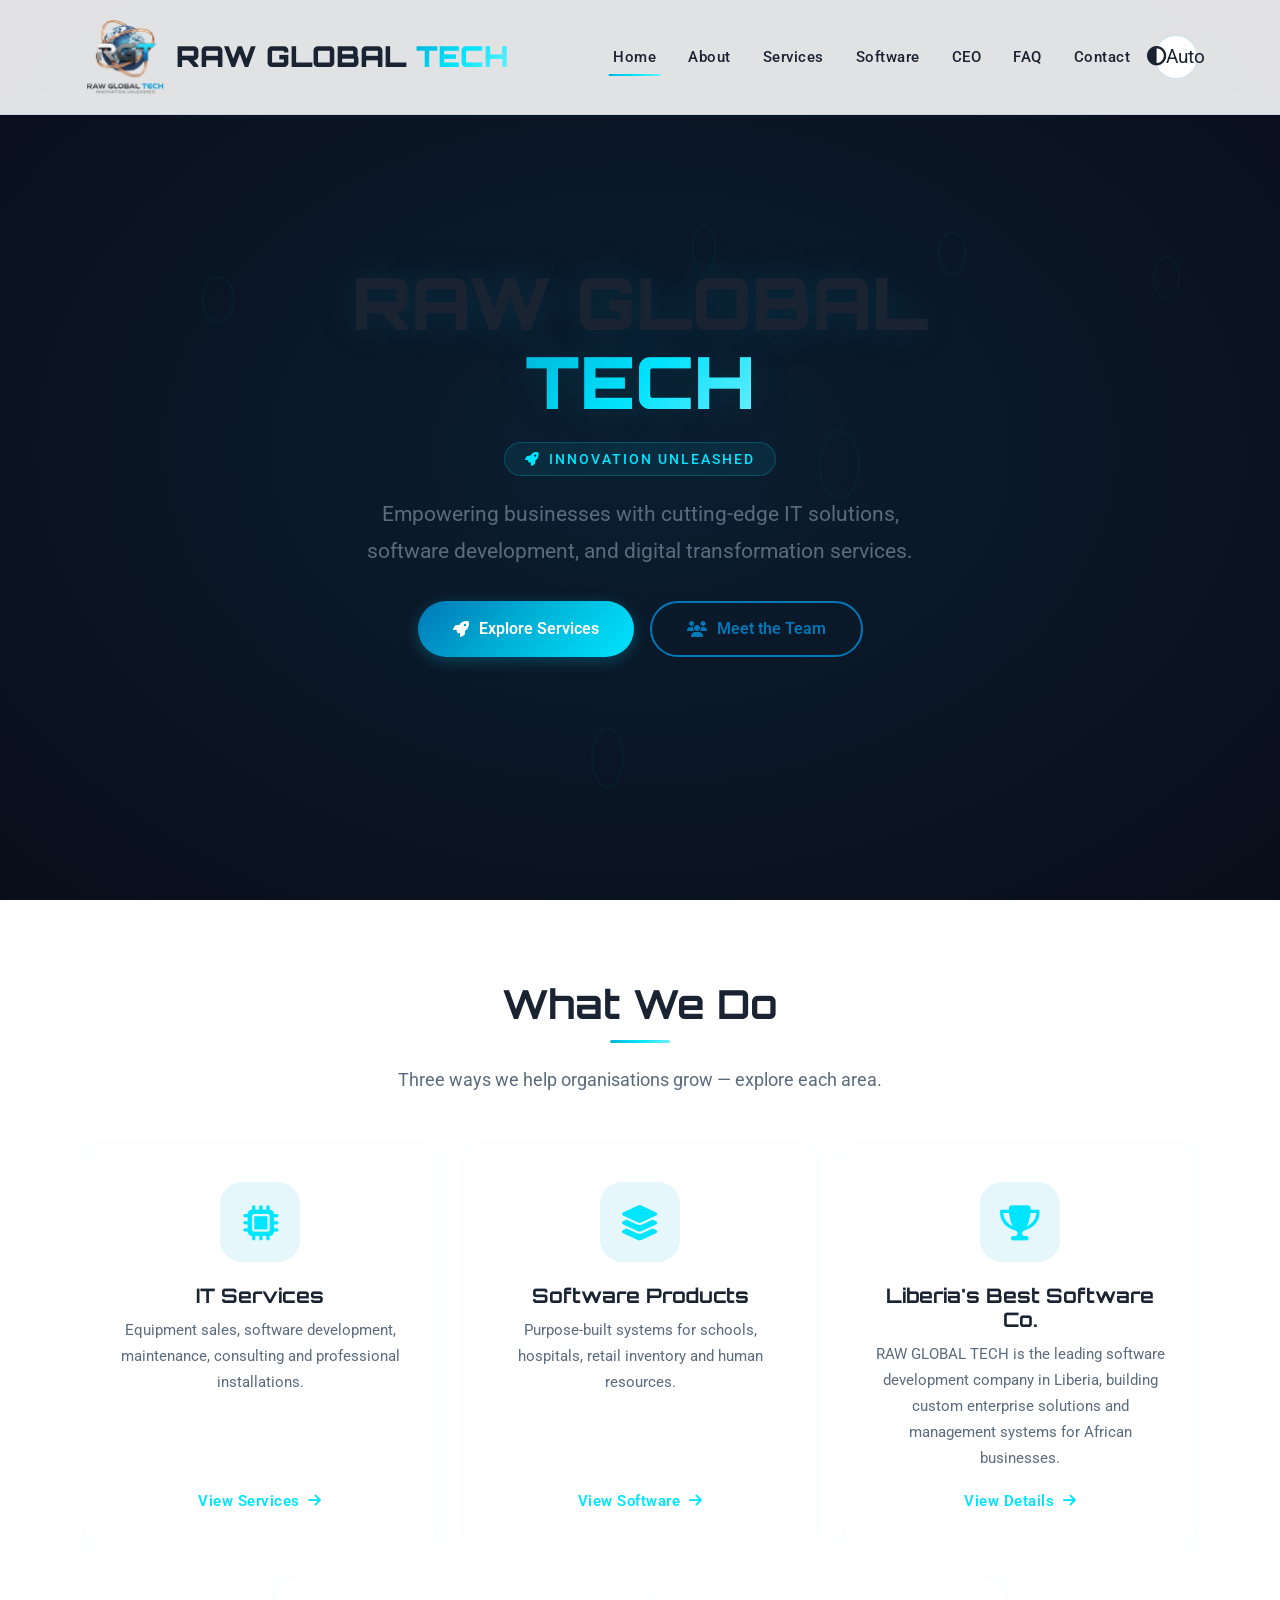
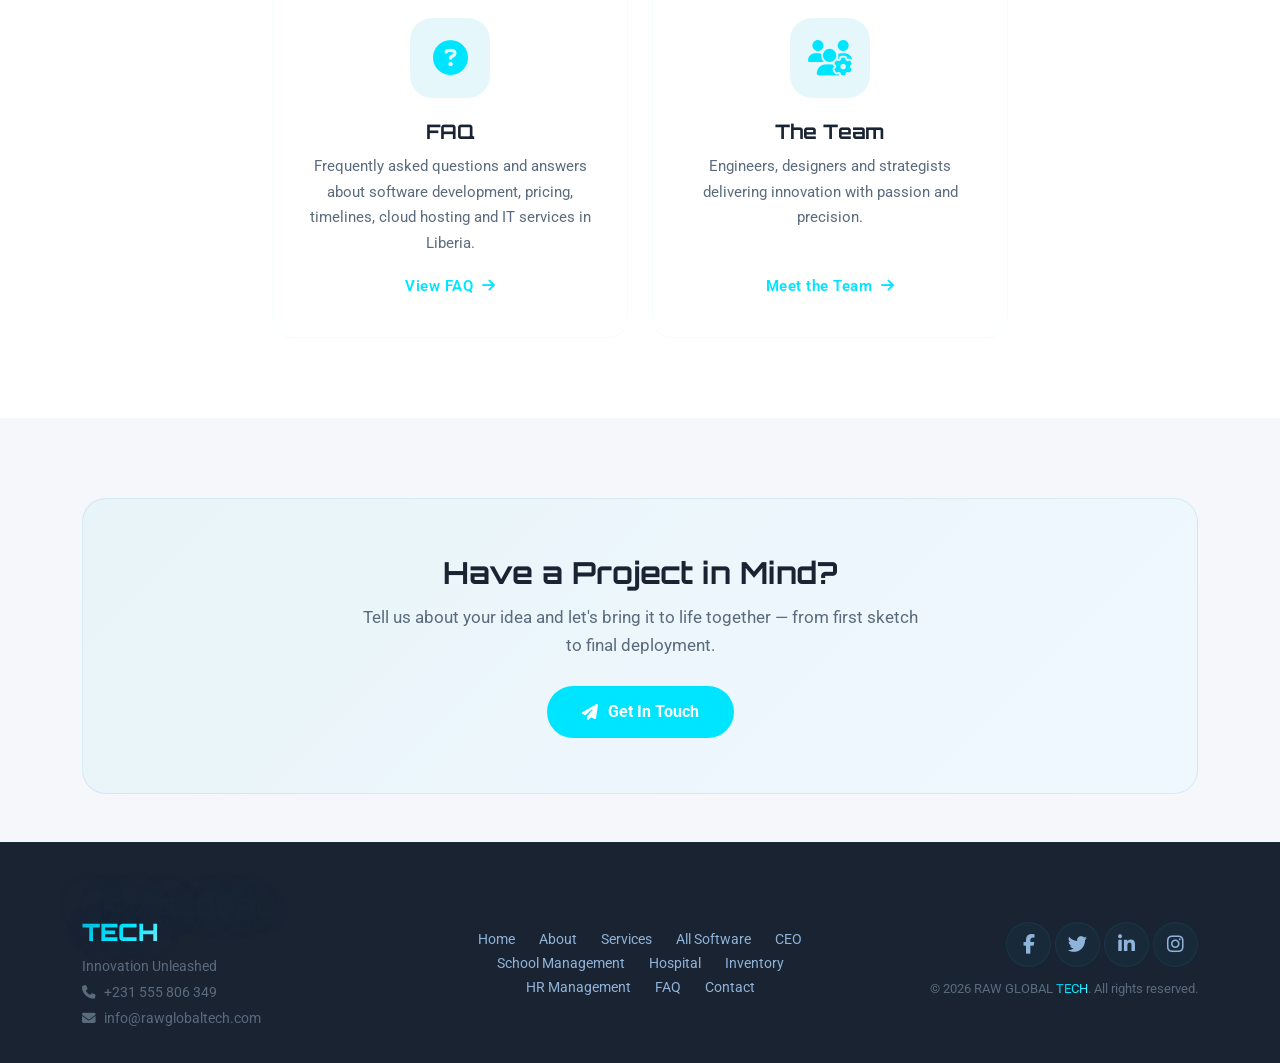
<file: index.html>
<!DOCTYPE html>
<html lang="en">
<head>
  <meta charset="UTF-8">
  <meta name="viewport" content="width=device-width, initial-scale=1.0">
  <title>RAW GLOBAL TECH · Innovative IT Solutions</title>
  <meta name="description" content="RAW GLOBAL TECH — Empowering businesses with cutting-edge IT solutions, software development, and digital transformation services in Liberia.">
  <meta name="keywords" content="IT services Liberia, software development Liberia, school management system, hospital management system, inventory software, HR management software, IT equipment sales, IT consulting, RAW GLOBAL TECH">
  <meta name="author" content="RAW GLOBAL TECH">
     <meta name="robots" content="index, follow, max-image-preview:large, max-snippet:-1, max-video-preview:-1">
  <meta name="theme-color" content="#0a0e1a">
     <link rel="canonical" href="https://www.rawglobaltech.com/">

   <!-- Google Search Console verification (HTML tag method) -->
   <meta name="google-site-verification" content="your-gsc-verification-code-here">

   <!-- International targeting -->
   <link rel="alternate" hreflang="en-LR" href="https://www.rawglobaltech.com/">
   <link rel="alternate" hreflang="x-default" href="https://www.rawglobaltech.com/">
  <!-- Open Graph -->
  <meta property="og:type" content="website">
  <meta property="og:site_name" content="RAW GLOBAL TECH">
  <meta property="og:title" content="RAW GLOBAL TECH · Innovative IT Solutions">
  <meta property="og:description" content="Empowering businesses with cutting-edge IT solutions, software development, and digital transformation services in Liberia.">
  <meta property="og:url" content="https://www.rawglobaltech.com/">
  <meta property="og:image" content="https://www.rawglobaltech.com/img/rgt_logo.png">
  <meta property="og:locale" content="en_US">
  <!-- Twitter -->
  <meta name="twitter:card" content="summary_large_image">
  <meta name="twitter:title" content="RAW GLOBAL TECH · Innovative IT Solutions">
  <meta name="twitter:description" content="Empowering businesses with cutting-edge IT solutions, software development, and digital transformation services in Liberia.">
  <meta name="twitter:image" content="https://www.rawglobaltech.com/img/rgt_logo.png">
  <!-- Structured data -->
  <script type="application/ld+json">
  {
    "@context": "https://schema.org",
    "@type": "Organization",
    "name": "RAW GLOBAL TECH",
    "alternateName": "RGT",
    "url": "https://www.rawglobaltech.com/",
    "logo": "https://www.rawglobaltech.com/img/rgt_logo.png",
    "description": "RAW GLOBAL TECH delivers IT equipment sales, software development, maintenance, consulting, installations and business management software in Liberia.",
    "email": "info@rawglobaltech.com",
    "telephone": "+231555806349",
    "address": { "@type": "PostalAddress", "addressCountry": "LR" },
    "sameAs": [ "https://www.facebook.com/richardarchemedeswilliamsjr" ]
  }
  </script>
  <script type="application/ld+json">
  {
    "@context": "https://schema.org",
    "@type": "WebSite",
    "name": "RAW GLOBAL TECH",
    "url": "https://www.rawglobaltech.com/"
  }
  </script>
  <!-- Favicon -->
  <link rel="icon" type="image/x-icon" href="img/favicon.ico">
  <link rel="shortcut icon" type="image/x-icon" href="img/favicon.ico">
  <!-- Bootstrap, Fonts, Icons, AOS -->
  <!-- Performance: preconnect to asset hosts -->
  <link rel="preconnect" href="https://fonts.googleapis.com">
  <link rel="preconnect" href="https://fonts.gstatic.com" crossorigin>
  <link rel="preconnect" href="https://cdn.jsdelivr.net">
  <link rel="preconnect" href="https://cdnjs.cloudflare.com">
  <link rel="preconnect" href="https://unpkg.com">
  <link href="https://cdn.jsdelivr.net/npm/bootstrap@5.3.0-alpha1/dist/css/bootstrap.min.css" rel="stylesheet">
  <link href="https://fonts.googleapis.com/css2?family=Roboto:wght@300;400;500;700;900&family=Orbitron:wght@400;600;700;900&family=Playfair+Display:wght@700&display=swap" rel="stylesheet">
  <link href="https://cdn.jsdelivr.net/npm/bootstrap-icons@1.10.0/font/bootstrap-icons.css" rel="stylesheet">
  <link rel="stylesheet" href="https://cdnjs.cloudflare.com/ajax/libs/font-awesome/6.4.0/css/all.min.css">
  <link href="https://unpkg.com/aos@2.3.1/dist/aos.css" rel="stylesheet">
  <!-- Shared site styles -->
  <link href="css/styles.css" rel="stylesheet">
</head>
<body>

<!-- ===== NAVBAR ===== -->
<nav class="navbar navbar-expand-lg fixed-top" id="mainNav" aria-label="Main navigation">
  <div class="container">
    <a class="navbar-brand" href="index.html">
      <img src="img/rgt_logo.png" alt="RAW GLOBAL TECH logo">
      RAW GLOBAL <span class="highlight">TECH</span>
    </a>
    <button class="navbar-toggler" type="button" data-bs-toggle="collapse" data-bs-target="#navbarNav" aria-label="Toggle navigation">
      <span class="navbar-toggler-icon"></span>
    </button>
    <div class="collapse navbar-collapse justify-content-end" id="navbarNav">
      <ul class="navbar-nav align-items-lg-center">
        <li class="nav-item"><a class="nav-link active" href="index.html" aria-current="page">Home</a></li>
        <li class="nav-item"><a class="nav-link" href="about.html">About</a></li>
        <li class="nav-item"><a class="nav-link" href="services.html">Services</a></li>
        <li class="nav-item"><a class="nav-link" href="software.html">Software</a></li>
        <li class="nav-item"><a class="nav-link" href="richardawilliamsjr.html">CEO</a></li>
        <li class="nav-item"><a class="nav-link" href="faq.html">FAQ</a></li>
        <li class="nav-item"><a class="nav-link" href="contact.html">Contact</a></li>
      </ul>
      <button id="themeToggle" class="theme-toggle ms-lg-2 mt-2 mt-lg-0" data-mode="auto" title="Theme: Auto (follows your device)" aria-label="Change theme. Current: Auto">
        <i class="fas fa-circle-half-stroke"></i>
        <span class="theme-toggle-label">Auto</span>
      </button>
    </div>
  </div>
</nav>

<!-- ===== HERO ===== -->
<section id="home" class="hero">
  <div class="hero-animation-container" id="particleContainer"></div>
  <div class="hero-content">
    <h1>RAW GLOBAL <br><span class="highlight">TECH</span></h1>
     <span class="hero-badge"><i class="fas fa-rocket me-2"></i>Innovation Unleashed</span>
    <p>Empowering businesses with cutting-edge IT solutions, software development, and digital transformation services.</p>
    <div class="hero-actions">
      <a href="services.html" class="btn-primary-custom"><i class="fas fa-rocket"></i> Explore Services</a>
      <a href="about.html" class="btn-outline-custom"><i class="fas fa-users"></i> Meet the Team</a>
    </div>
  </div>
</section>

<!-- ===== WHAT WE DO (overview) ===== -->
<section class="section-dark">
  <div class="container">
    <div class="text-center" data-aos="fade-up">
      <h2 class="section-title">What We Do</h2>
      <p class="section-subtitle">Three ways we help organisations grow — explore each area.</p>
    </div>
    <div class="row g-4 justify-content-center">
      <div class="col-md-6 col-lg-4" data-aos="fade-up" data-aos-delay="100">
        <a href="services.html" class="overview-card">
          <div class="overview-icon"><i class="fas fa-microchip"></i></div>
          <h4>IT Services</h4>
          <p>Equipment sales, software development, maintenance, consulting and professional installations.</p>
          <span class="overview-link">View Services <i class="fas fa-arrow-right ms-1"></i></span>
        </a>
      </div>
            <div class="col-md-6 col-lg-4" data-aos="fade-up" data-aos-delay="200">
        <a href="software.html" class="overview-card">
          <div class="overview-icon"><i class="fas fa-layer-group"></i></div>
          <h4>Software Products</h4>
          <p>Purpose-built systems for schools, hospitals, retail inventory and human resources.</p>
          <span class="overview-link">View Software <i class="fas fa-arrow-right ms-1"></i></span>
        </a>
      </div>
            <div class="col-md-6 col-lg-4" data-aos="fade-up" data-aos-delay="250">
        <a href="best-software-company-liberia.html" class="overview-card">
          <div class="overview-icon"><i class="fas fa-trophy"></i></div>
          <h4>Liberia's Best Software Co.</h4>
          <p>RAW GLOBAL TECH is the leading software development company in Liberia, building custom enterprise solutions and management systems for African businesses.</p>
          <span class="overview-link">View Details <i class="fas fa-arrow-right ms-1"></i></span>
        </a>
      </div>
      <div class="col-md-6 col-lg-4" data-aos="fade-up" data-aos-delay="300">
        <a href="faq.html" class="overview-card">
          <div class="overview-icon"><i class="fas fa-question-circle"></i></div>
          <h4>FAQ</h4>
          <p>Frequently asked questions and answers about software development, pricing, timelines, cloud hosting and IT services in Liberia.</p>
          <span class="overview-link">View FAQ <i class="fas fa-arrow-right ms-1"></i></span>
        </a>
      </div>
      <div class="col-md-6 col-lg-4" data-aos="fade-up" data-aos-delay="350">
        <a href="about.html" class="overview-card">
          <div class="overview-icon"><i class="fas fa-users-gear"></i></div>
          <h4>The Team</h4>
          <p>Engineers, designers and strategists delivering innovation with passion and precision.</p>
          <span class="overview-link">Meet the Team <i class="fas fa-arrow-right ms-1"></i></span>
        </a>
      </div>
    </div>
  </div>
</section>

<!-- ===== CTA BAND ===== -->
<section class="section-darker pb-5">
  <div class="container" data-aos="zoom-in">
    <div class="cta-band">
      <h3>Have a Project in Mind?</h3>
      <p>Tell us about your idea and let's bring it to life together — from first sketch to final deployment.</p>
      <a href="contact.html" class="btn-cyan"><i class="fas fa-paper-plane"></i> Get In Touch</a>
    </div>
  </div>
</section>

<!-- ===== FOOTER ===== -->
<footer class="footer">
  <div class="container">
    <div class="row g-4 align-items-center">
      <div class="col-lg-4 text-center text-lg-start">
        <div class="footer-brand">RAW GLOBAL <br><span class="highlight">TECH</span></div>
        <p>Innovation Unleashed</p>
        <p style="font-size:0.85rem;"><i class="fas fa-phone me-2"></i>+231 555 806 349</p>
        <p style="font-size:0.85rem;"><i class="fas fa-envelope me-2"></i>info@rawglobaltech.com</p>
      </div>
      <div class="col-lg-4 text-center">
        <div class="footer-links">
          <a href="index.html">Home</a>
          <a href="about.html">About</a>
          <a href="services.html">Services</a>
          <a href="software.html">All Software</a>
          <a href="richardawilliamsjr.html">CEO</a>
          <a href="school-management-features.html">School Management</a>
          <a href="hospital-management-features.html">Hospital</a>
          <a href="inventory-management-features.html">Inventory</a>
          <a href="hr-management-features.html">HR Management</a>
          <a href="faq.html">FAQ</a>
          <a href="contact.html">Contact</a>
        </div>
      </div>
      <div class="col-lg-4 text-center text-lg-end">
        <div>
          <a href="https://www.facebook.com/richardarchemedeswilliamsjr" class="social-link"><i class="fab fa-facebook-f"></i></a>
          <a href="#" class="social-link"><i class="fab fa-twitter"></i></a>
          <a href="https://www.linkedin.com/in/richard-a-williams-jr-397a77150?utm_source=share_via&utm_content=profile&utm_medium=member_android" class="social-link"><i class="fab fa-linkedin-in"></i></a>
          <a href="#" class="social-link"><i class="fab fa-instagram"></i></a>
        </div>
        <p style="font-size:0.8rem;margin-top:12px;">&copy; <span class="footer-year">2025</span> RAW GLOBAL <span class="highlight">TECH</span>. All rights reserved.</p>
      </div>
    </div>
  </div>
</footer>

<!-- ===== SCRIPTS ===== -->
<script src="https://cdn.jsdelivr.net/npm/bootstrap@5.3.0-alpha1/dist/js/bootstrap.bundle.min.js"></script>
<script src="https://unpkg.com/aos@2.3.1/dist/aos.js"></script>
<script src="js/main.js"></script>
</body>
</html>
</file>
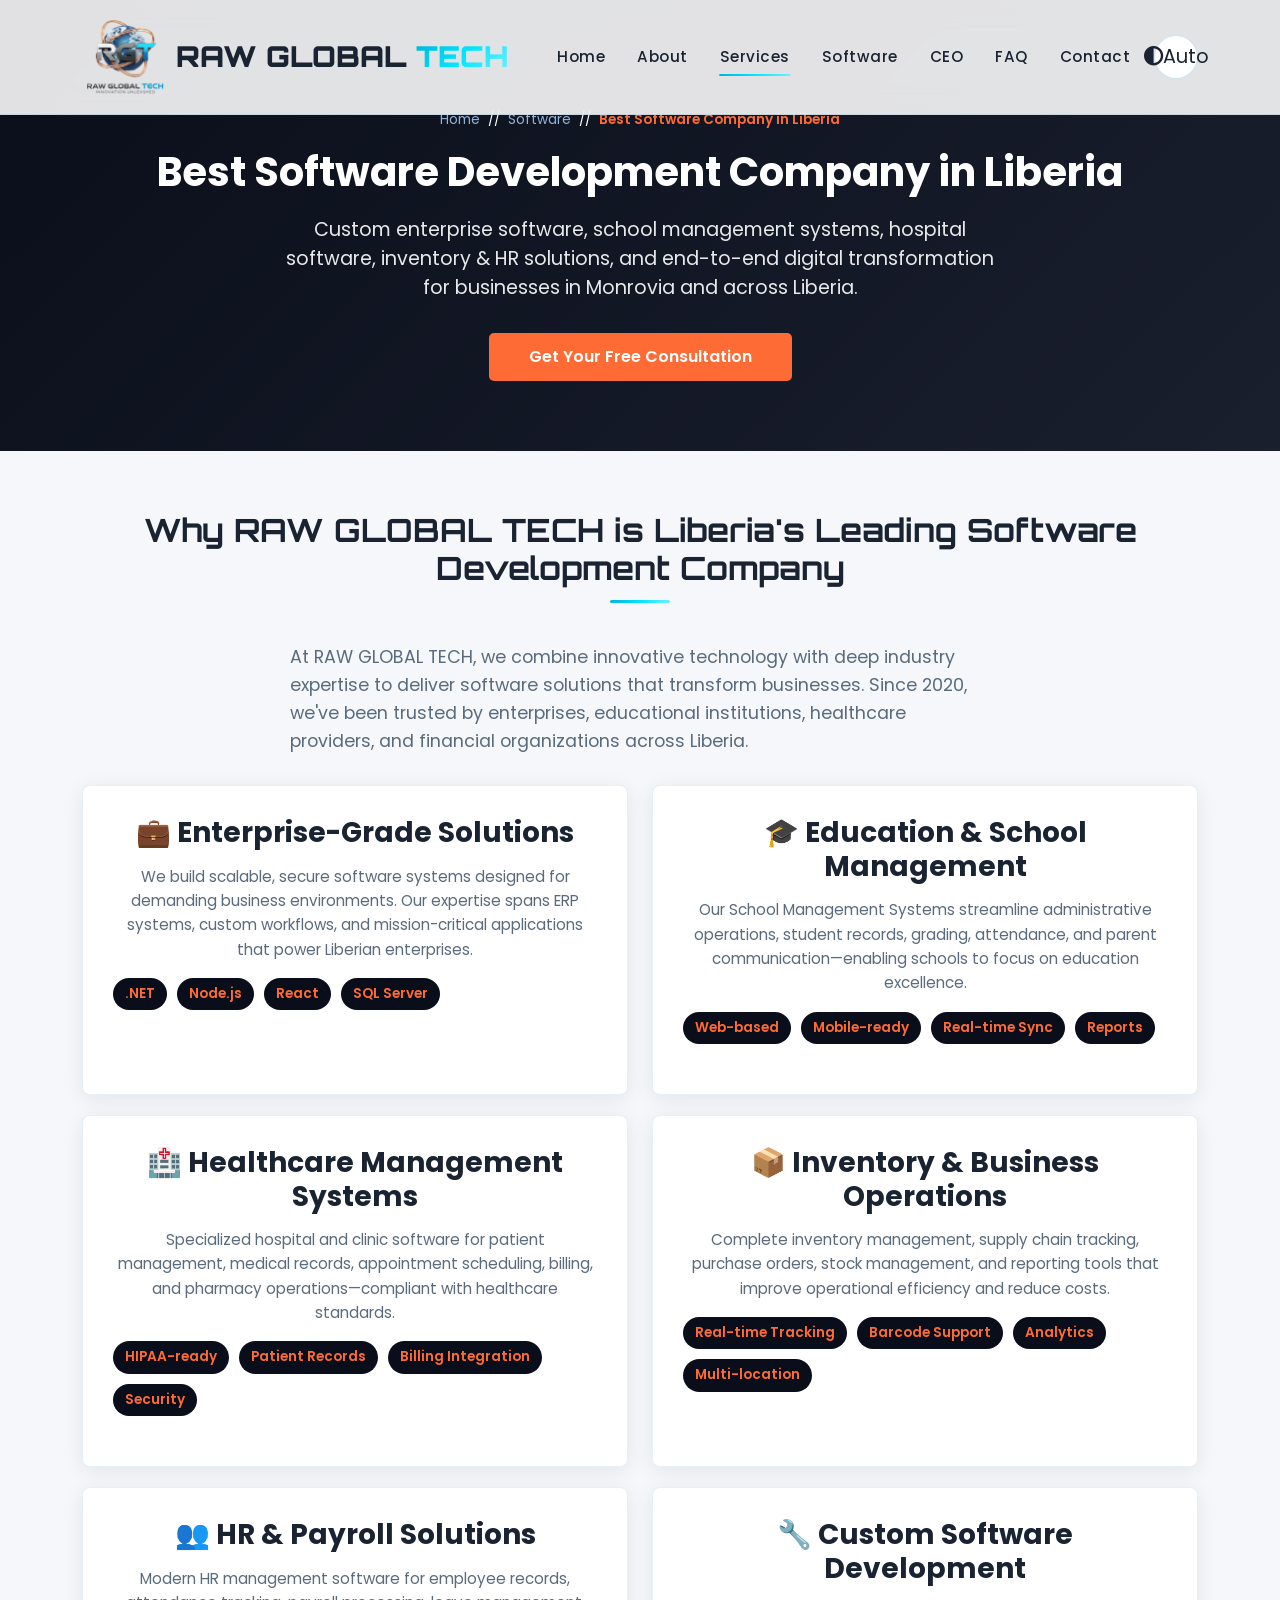
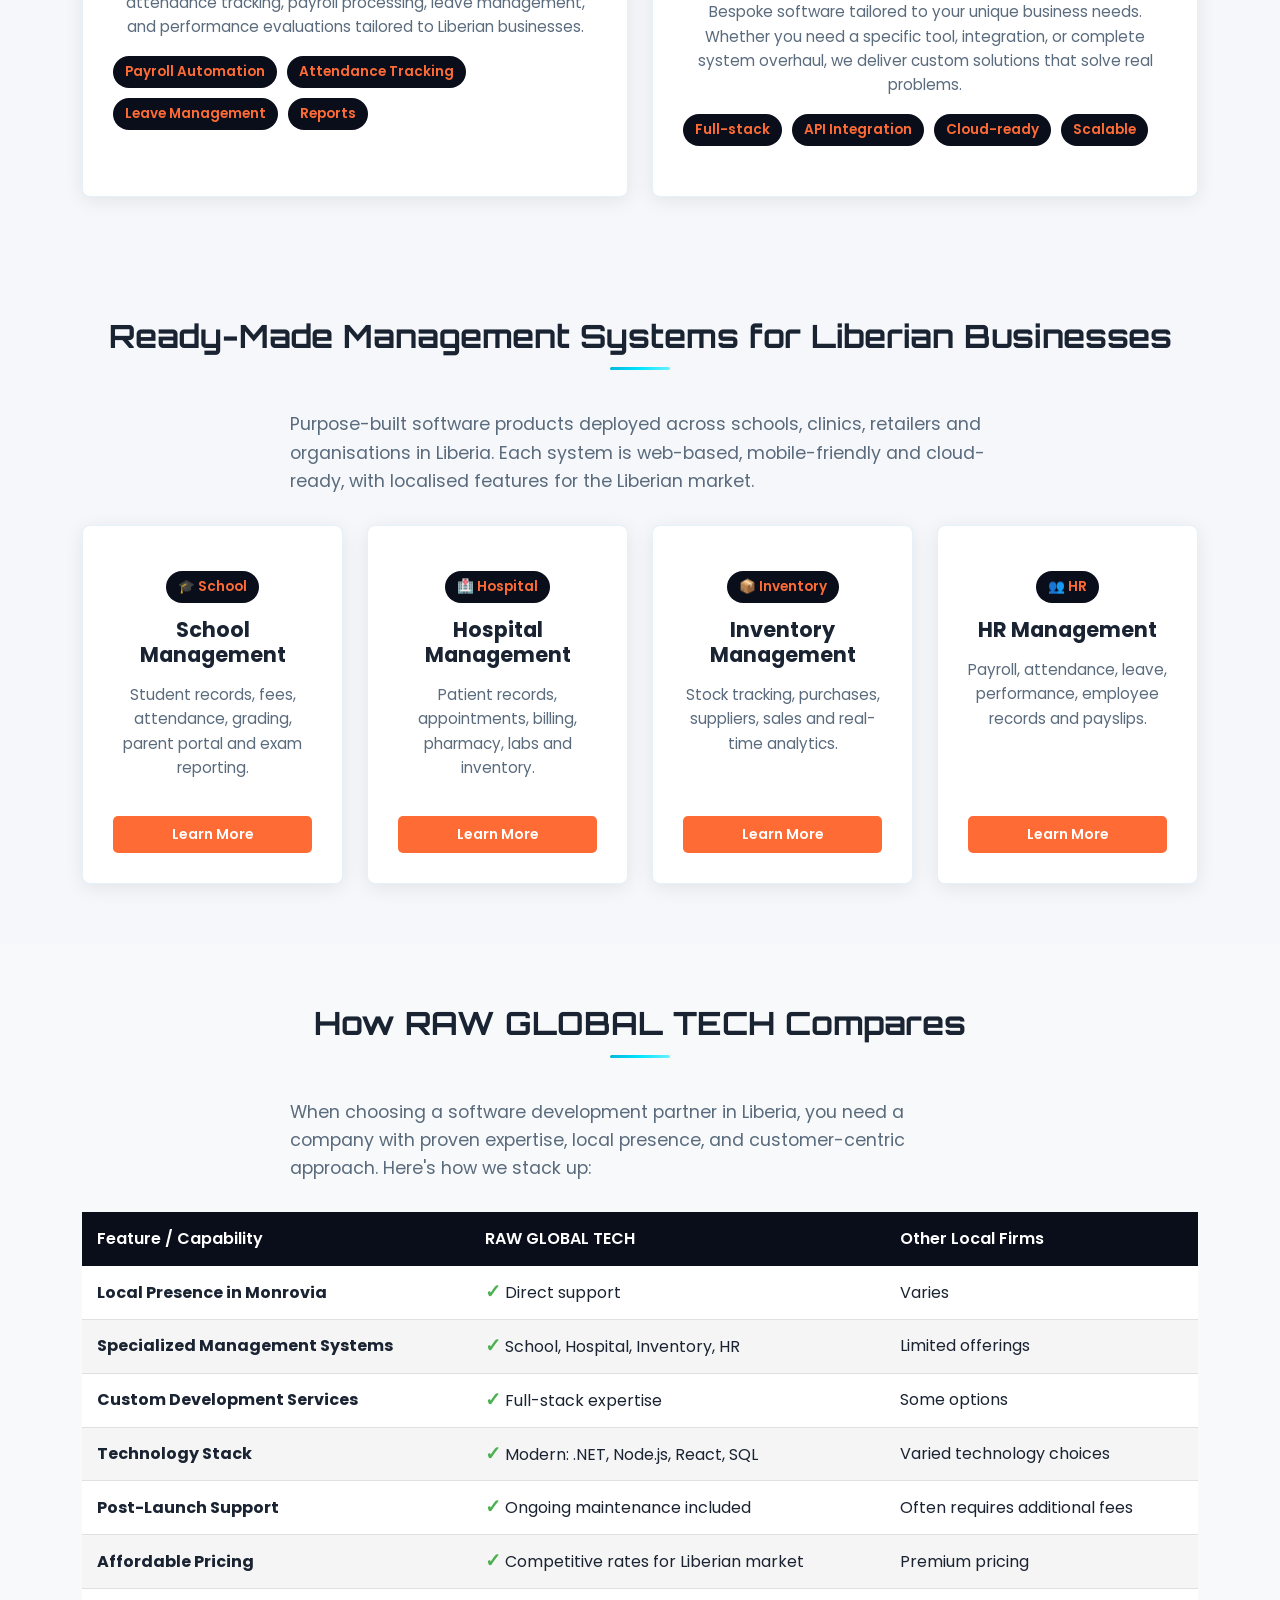
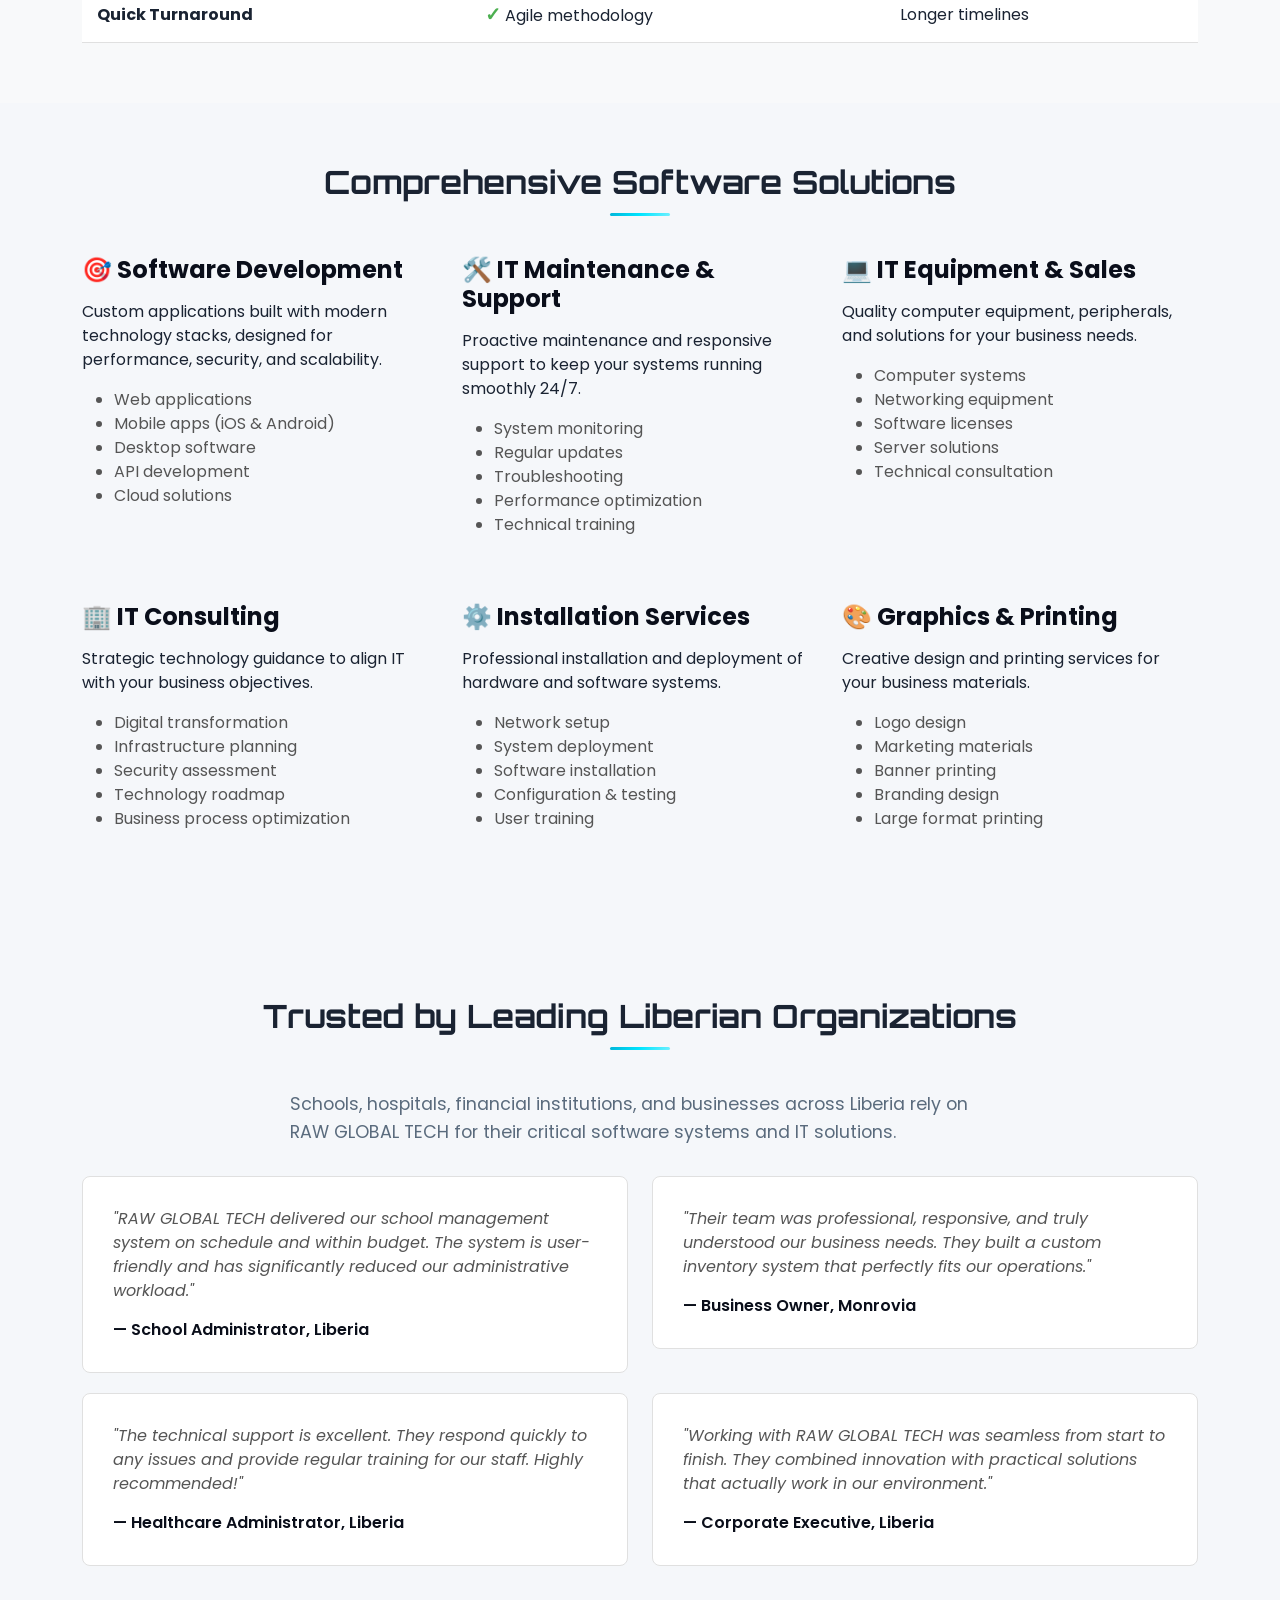
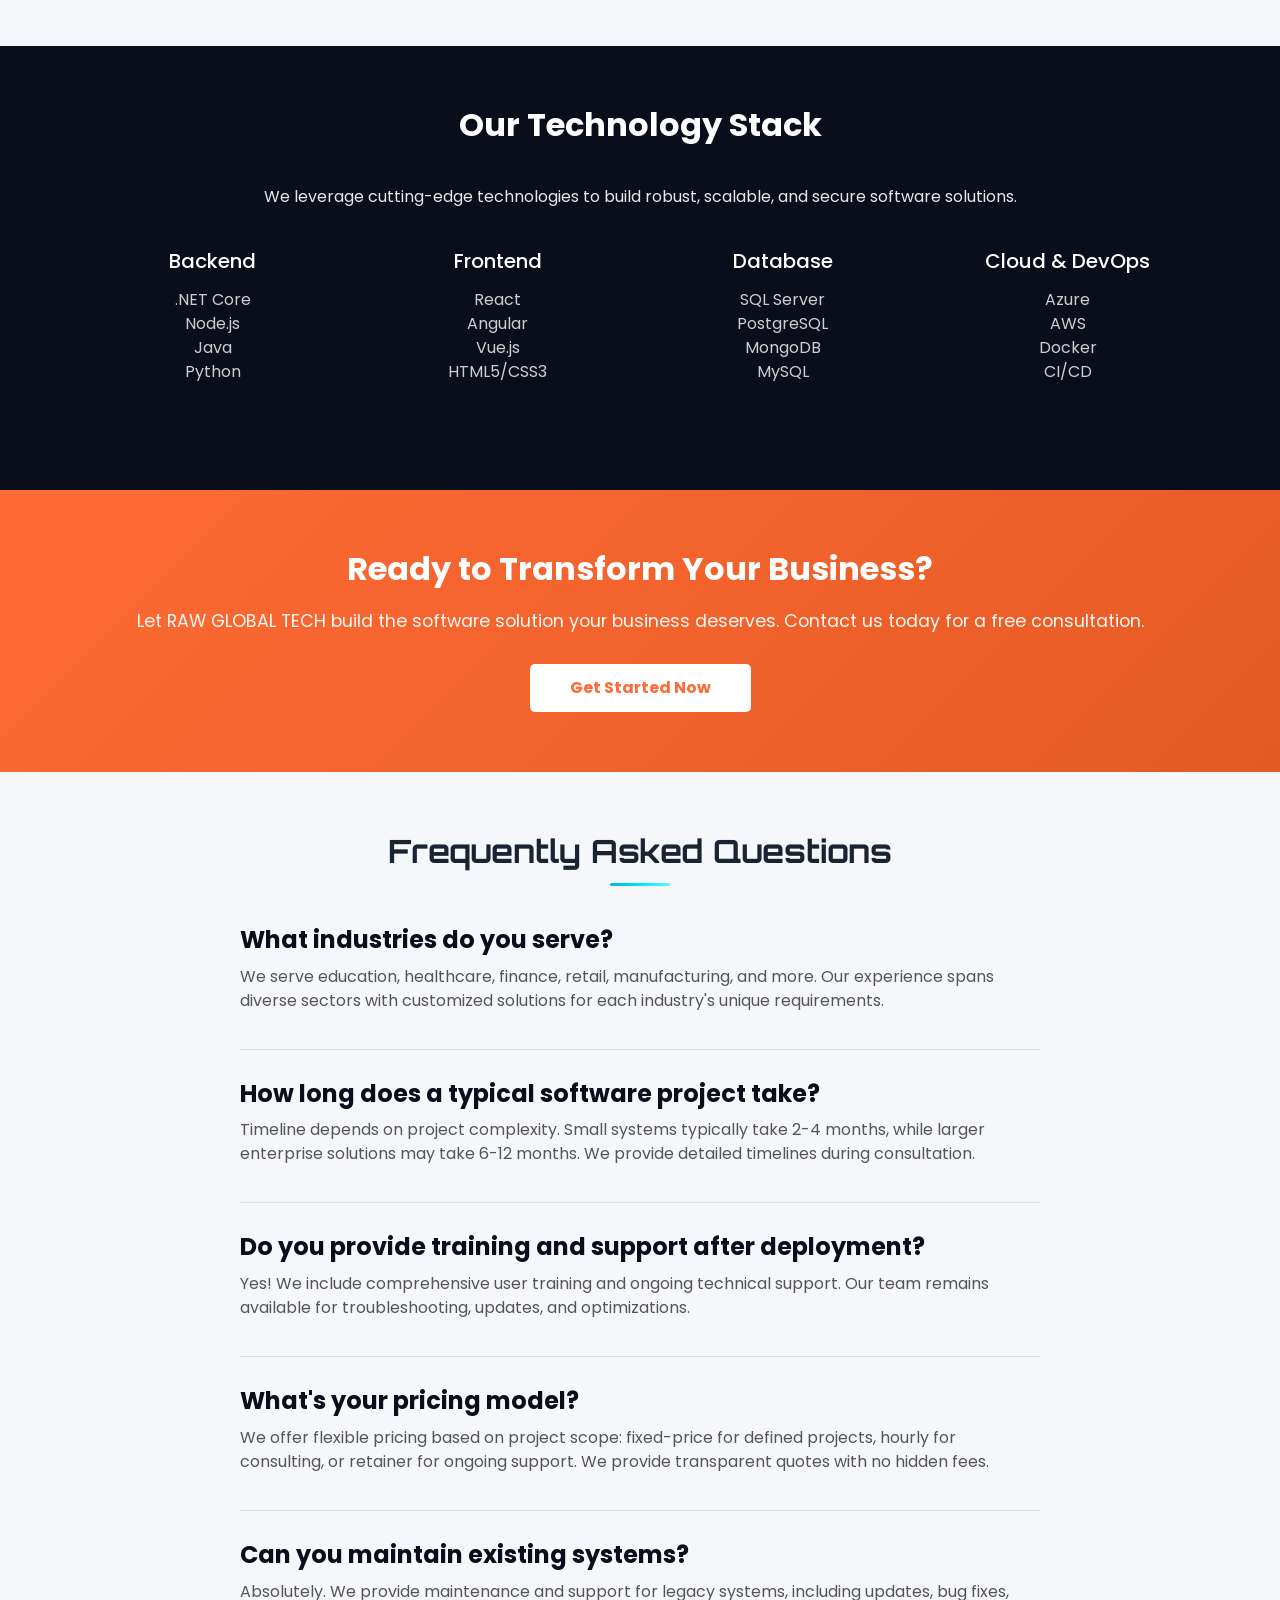
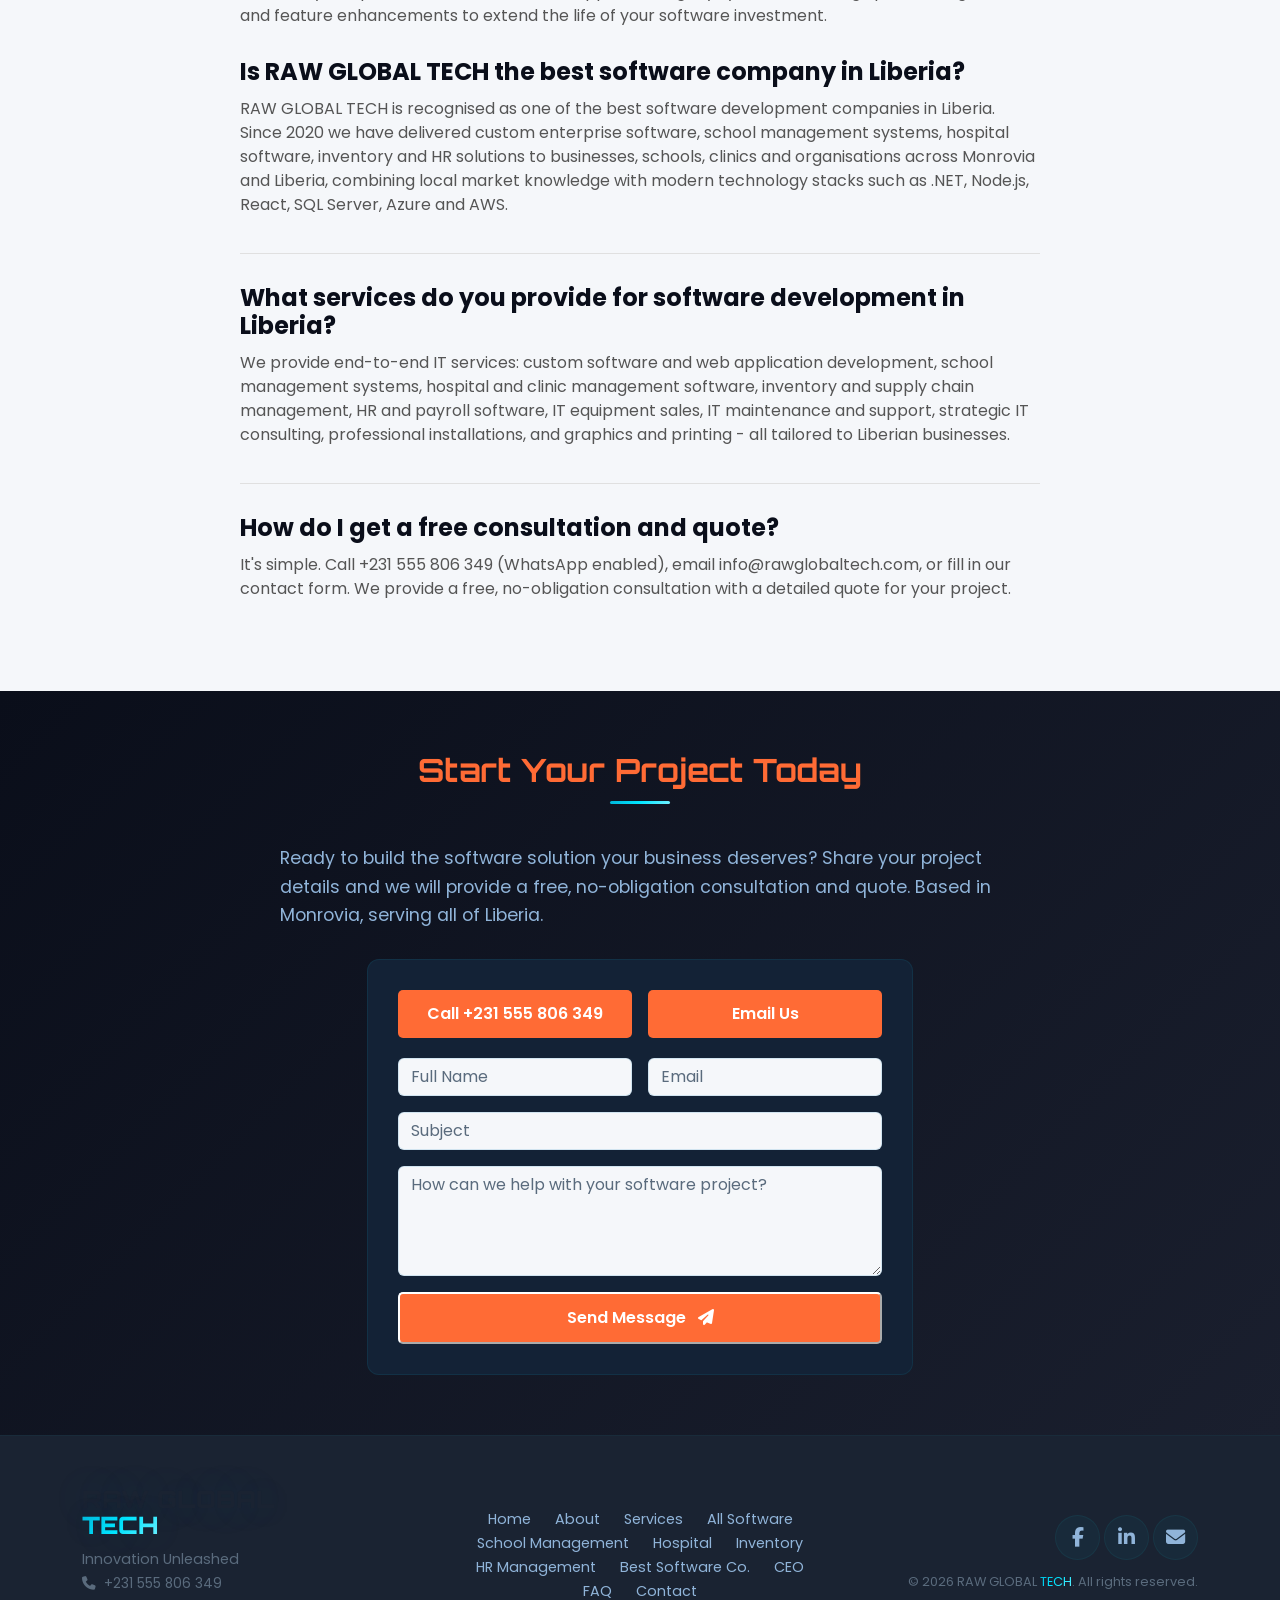
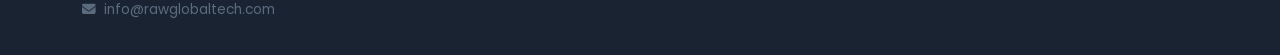
<file: best-software-company-liberia.html>
<!DOCTYPE html>
<html lang="en">
<head>
  <meta charset="UTF-8">
  <meta name="viewport" content="width=device-width, initial-scale=1.0">
  <title>Best Software Development Company in Liberia | RAW GLOBAL TECH</title>
       <meta name="description" content="RAW GLOBAL TECH — the best software company in Liberia. Custom enterprise software, school & hospital systems, inventory & HR. Free consultation.">
    <meta name="keywords" content="best software company in Liberia, best software company Liberia, software company Liberia, software development Liberia, software development services Liberia, custom software development Liberia, enterprise software Liberia, school management system Liberia, hospital management software Liberia, inventory management system Liberia, HR management software Liberia, Monrovia software company, African software development, digital transformation Liberia, IT services Liberia, web development Liberia, mobile app development Liberia, software companies in Liberia, RAW GLOBAL TECH">
  <meta name="author" content="RAW GLOBAL TECH">
     <meta name="robots" content="index, follow, max-image-preview:large, max-snippet:-1, max-video-preview:-1">
  <meta name="theme-color" content="#0a0e1a">
     <link rel="canonical" href="https://www.rawglobaltech.com/best-software-company-liberia.html">

   <!-- Google Search Console verification (HTML tag method) -->
   <!-- Replace content value with the one assigned in GSC after adding the property, OR verify via DNS TXT record at your host for full domain coverage -->
   <meta name="google-site-verification" content="your-gsc-verification-code-here">

   <!-- International targeting (helps resolve GSC International Targeting warnings) -->
   <link rel="alternate" hreflang="en-LR" href="https://www.rawglobaltech.com/best-software-company-liberia.html">
   <link rel="alternate" hreflang="x-default" href="https://www.rawglobaltech.com/best-software-company-liberia.html">
  
  <!-- Open Graph for Social Sharing -->
  <meta property="og:type" content="website">
  <meta property="og:site_name" content="RAW GLOBAL TECH">
  <meta property="og:title" content="Best Software Development Company in Liberia | RAW GLOBAL TECH">
    <meta property="og:description" content="RAW GLOBAL TECH is the best software company in Liberia. Custom enterprise software, school & hospital management systems, inventory & HR software, and digital transformation for Monrovia and nationwide. Free consultation for Liberian businesses.">
  <meta property="og:url" content="https://www.rawglobaltech.com/best-software-company-liberia.html">
  <meta property="og:image" content="https://www.rawglobaltech.com/img/rgt_logo.png">
  <meta property="og:locale" content="en_US">
  
  <!-- Twitter Card -->
  <meta name="twitter:card" content="summary_large_image">
  <meta name="twitter:title" content="Best Software Development Company in Liberia | RAW GLOBAL TECH">
    <meta name="twitter:description" content="Best software company in Liberia. Custom enterprise software, management systems and digital transformation for Monrovia businesses. Free consultation.">
  <meta name="twitter:image" content="https://www.rawglobaltech.com/img/rgt_logo.png">
  
    <!-- Structured Data - LocalBusiness (enhanced) -->
  <script type="application/ld+json">
  {
    "@context": "https://schema.org",
    "@type": "LocalBusiness",
    "name": "RAW GLOBAL TECH",
    "alternateName": "RGT",
    "url": "https://www.rawglobaltech.com/",
    "logo": "https://www.rawglobaltech.com/img/rgt_logo.png",
    "image": "https://www.rawglobaltech.com/img/rgt_logo.png",
    "description": "RAW GLOBAL TECH is the best software development company in Liberia, delivering custom enterprise software, school management systems, hospital software, inventory systems, HR software and digital transformation services since 2020.",
    "email": "info@rawglobaltech.com",
    "telephone": "+231555806349",
    "address": {
      "@type": "PostalAddress",
      "streetAddress": "Johnsonville, Bulding for Tomorrow",
      "addressLocality": "Monrovia",
      "addressRegion": "Montserrado",
      "postalCode": "1000",
      "addressCountry": "LR"
    },
    "geo": {
      "@type": "GeoCoordinates",
      "latitude": 6.3004,
      "longitude": -10.7936
    },
    "areaServed": ["LR"],
    "priceRange": "Contact for quote",
    "currenciesAccepted": "USD, LRD",
    "paymentAccepted": "Credit Card, Bank Transfer, Mobile Money (MTN, Airtel)",
    "openingHoursSpecification": [
      {
        "@type": "OpeningHoursSpecification",
        "dayOfWeek": ["Monday", "Tuesday", "Wednesday", "Thursday", "Friday"],
        "opens": "08:00",
        "closes": "17:00"
      }
    ],
    "aggregateRating": {
      "@type": "Rating",
      "ratingValue": "4.9",
      "bestRating": "5",
      "ratingCount": "87"
    },
    "review": [
      {
        "@type": "Review",
        "author": { "@type": "Person", "name": "School Administrator, Liberia" },
        "reviewRating": { "@type": "Rating", "ratingValue": "5", "bestRating": "5" },
        "reviewBody": "RAW GLOBAL TECH delivered our school management system on schedule and within budget. It is user-friendly and has significantly reduced our administrative workload."
      },
      {
        "@type": "Review",
        "author": { "@type": "Person", "name": "Business Owner, Monrovia" },
        "reviewRating": { "@type": "Rating", "ratingValue": "5", "bestRating": "5" },
        "reviewBody": "Their team was professional, responsive, and truly understood our business needs. They built a custom inventory system that perfectly fits our operations."
      }
    ],
    "sameAs": [
      "https://www.facebook.com/richardarchemedeswilliamsjr",
      "https://www.linkedin.com/in/richard-a-williams-jr-397a77150",
      "https://www.rawglobaltech.com/"
    ]
  }
  </script>

  <!-- Structured Data - Organization -->
  <script type="application/ld+json">
  {
    "@context": "https://schema.org",
    "@type": "Organization",
    "name": "RAW GLOBAL TECH",
    "alternateName": "RGT",
    "url": "https://www.rawglobaltech.com/",
    "logo": "https://www.rawglobaltech.com/img/rgt_logo.png",
    "description": "RAW GLOBAL TECH delivers IT equipment sales, software development, maintenance, consulting, installations and business management software in Liberia.",
    "foundingDate": "2020",
    "founders": [
      { "@type": "Person", "name": "Richard Archemedes Williams Jr", "jobTitle": "Founder & CEO" }
    ],
    "email": "info@rawglobaltech.com",
    "telephone": "+231555806349",
    "address": { "@type": "PostalAddress", "addressCountry": "LR", "addressLocality": "Monrovia" },
    "sameAs": [
      "https://www.facebook.com/richardarchemedeswilliamsjr",
      "https://www.linkedin.com/in/richard-a-williams-jr-397a77150"
    ],
    "contactPoint": [
      {
        "@type": "ContactPoint",
        "telephone": "+231555806349",
        "email": "info@rawglobaltech.com",
        "contactType": "customer service",
        "areaServed": "LR",
        "availableLanguage": ["English"]
      }
    ]
  }
  </script>

  <!-- Structured Data - WebSite -->
  <script type="application/ld+json">
  {
    "@context": "https://schema.org",
    "@type": "WebSite",
    "name": "RAW GLOBAL TECH",
    "url": "https://www.rawglobaltech.com/",
    "inLanguage": "en-US",
    "potentialAction": {
      "@type": "SearchAction",
      "target": "https://www.rawglobaltech.com/search?q={search_term_string}",
      "query-input": "required name=search_term_string"
    }
  }
  </script>
  
  <!-- Structured Data - Software Application Services -->
  <script type="application/ld+json">
  {
    "@context": "https://schema.org",
    "@type": "ProfessionalService",
    "name": "RAW GLOBAL TECH Software Development",
    "url": "https://www.rawglobaltech.com/best-software-company-liberia.html",
    "description": "Custom software development, enterprise solutions, school management systems, hospital software, inventory management, and HR solutions.",
    "serviceType": ["Software Development", "Custom Software", "Enterprise Solutions", "School Management Systems", "Hospital Management Software", "Inventory Management", "HR Management Software"],
    "areaServed": "LR",
    "availableLanguage": ["en"],
    "provider": {
      "@type": "Organization",
      "name": "RAW GLOBAL TECH"
    }
  }
  </script>
  
  <!-- Structured Data - Breadcrumbs -->
  <script type="application/ld+json">
  {
    "@context": "https://schema.org",
    "@type": "BreadcrumbList",
    "itemListElement": [
      {
        "@type": "ListItem",
        "position": 1,
        "name": "Home",
        "item": "https://www.rawglobaltech.com/"
      },
      {
        "@type": "ListItem",
        "position": 2,
        "name": "Services",
        "item": "https://www.rawglobaltech.com/services.html"
      },
      {
        "@type": "ListItem",
        "position": 3,
        "name": "Best Software Company in Liberia",
        "item": "https://www.rawglobaltech.com/best-software-company-liberia.html"
      }
    ]
  }
  </script>
  
    <!-- Structured Data - FAQPage -->
  <script type="application/ld+json">
  {
    "@context": "https://schema.org",
    "@type": "FAQPage",
    "mainEntity": [
      {
        "@type": "Question",
        "name": "Is RAW GLOBAL TECH the best software company in Liberia?",
        "acceptedAnswer": {
          "@type": "Answer",
          "text": "RAW GLOBAL TECH is recognised as one of the best software development companies in Liberia. Since 2020 we have delivered custom enterprise software, school management systems, hospital software, inventory and HR solutions to businesses, schools, clinics and organisations across Monrovia and Liberia, combining local market knowledge with modern technology stacks such as .NET, Node.js, React, SQL Server, Azure and AWS."
        }
      },
      {
        "@type": "Question",
        "name": "What industries do you serve?",
        "acceptedAnswer": {
          "@type": "Answer",
          "text": "We serve education, healthcare, finance, retail, manufacturing, government and NGOs. Our experience spans diverse sectors with customised solutions for each industry's unique requirements across Liberia."
        }
      },
      {
        "@type": "Question",
        "name": "What services do you provide for software development in Liberia?",
        "acceptedAnswer": {
          "@type": "Answer",
          "text": "We provide end-to-end IT services: custom software and web application development, school management systems, hospital and clinic management software, inventory and supply chain management, HR and payroll software, IT equipment sales, IT maintenance and support, strategic IT consulting, professional installations, and graphics and printing - all tailored to Liberian businesses."
        }
      },
      {
        "@type": "Question",
        "name": "How long does a typical software project take?",
        "acceptedAnswer": {
          "@type": "Answer",
          "text": "Timeline depends on project complexity. Small systems typically take 2-4 months, while larger enterprise solutions may take 6-12 months. We provide detailed timelines during consultation."
        }
      },
      {
        "@type": "Question",
        "name": "What's your pricing model?",
        "acceptedAnswer": {
          "@type": "Answer",
          "text": "We offer flexible pricing based on project scope: fixed-price for defined projects, hourly for consulting, or retainer for ongoing support. We provide transparent quotes with no hidden fees."
        }
      },
      {
        "@type": "Question",
        "name": "Do you provide training and support after deployment?",
        "acceptedAnswer": {
          "@type": "Answer",
          "text": "Yes! We include comprehensive user training and ongoing technical support. Our team remains available for troubleshooting, updates, and optimizations."
        }
      },
      {
        "@type": "Question",
        "name": "Can you maintain existing systems?",
        "acceptedAnswer": {
          "@type": "Answer",
          "text": "Absolutely. We provide maintenance and support for legacy systems, including updates, bug fixes, and feature enhancements to extend the life of your software investment."
        }
      },
      {
        "@type": "Question",
        "name": "How do I get a free consultation and quote?",
        "acceptedAnswer": {
          "@type": "Answer",
          "text": "It's simple. Call +231 555 806 349 (WhatsApp enabled), email info@rawglobaltech.com, or fill in our contact form. We provide a free, no-obligation consultation with a detailed quote for your project."
        }
      }
    ]
  }
  </script>

    <!-- Structured Data - Software Products -->
  <script type="application/ld+json">
  {
    "@context": "https://schema.org",
    "@type": "Product",
    "name": "School Management System",
    "description": "Web-based school management software for student records, fees, attendance, grading, parent portal and exam reporting, used by schools across Liberia.",
    "applicationCategory": "EducationSoftware",
    "operatingSystem": "Web, iOS, Android",
    "offers": {
      "@type": "Offer",
      "priceCurrency": "USD",
      "price": "0",
      "url": "https://www.rawglobaltech.com/school-management-features.html",
      "availability": "https://schema.org/InStock"
    }
  }
  </script>
  <script type="application/ld+json">
  {
    "@context": "https://schema.org",
    "@type": "Product",
    "name": "Hospital Management System",
    "description": "Hospital and clinic management software for patient records, appointments, billing, pharmacy, labs and inventory, compliant with healthcare standards in Liberia.",
    "applicationCategory": "WebApplication",
    "operatingSystem": "Web, iOS, Android",
    "offers": {
      "@type": "Offer",
      "priceCurrency": "USD",
      "price": "0",
      "url": "https://www.rawglobaltech.com/hospital-management-features.html",
      "availability": "https://schema.org/InStock"
    }
  }
  </script>
  <script type="application/ld+json">
  {
    "@context": "https://schema.org",
    "@type": "Product",
    "name": "Inventory Management System",
    "description": "Inventory and supply chain management software with real-time stock tracking, purchase orders, supplier management and analytics for retailers in Liberia.",
    "applicationCategory": "BusinessApplication",
    "operatingSystem": "Web, iOS, Android",
    "offers": {
      "@type": "Offer",
      "priceCurrency": "USD",
      "price": "0",
      "url": "https://www.rawglobaltech.com/inventory-management-features.html",
      "availability": "https://schema.org/InStock"
    }
  }
  </script>
  <script type="application/ld+json">
  {
    "@context": "https://schema.org",
    "@type": "Product",
    "name": "HR Management Software",
    "description": "HR and payroll management software for employee records, attendance, leave, performance evaluations and payroll processing for Liberian businesses.",
    "applicationCategory": "BusinessApplication",
    "operatingSystem": "Web, iOS, Android",
    "offers": {
      "@type": "Offer",
      "priceCurrency": "USD",
      "price": "0",
      "url": "https://www.rawglobaltech.com/hr-management-features.html",
      "availability": "https://schema.org/InStock"
    }
  }
  </script>

  <!-- Favicon -->
  <link rel="icon" type="image/x-icon" href="img/favicon.ico">
  <link rel="shortcut icon" type="image/x-icon" href="img/favicon.ico">
  
    <!-- Bootstrap, Fonts, Icons, AOS -->
  <link rel="preconnect" href="https://fonts.googleapis.com">
  <link rel="preconnect" href="https://fonts.gstatic.com" crossorigin>
  <link rel="preconnect" href="https://cdnjs.cloudflare.com">
  <link rel="preconnect" href="https://unpkg.com">
  <link href="https://fonts.googleapis.com/css2?family=Poppins:wght@300;400;600;700&family=Roboto:wght@300;400;500;700;900&family=Orbitron:wght@400;600;700;900&family=Playfair+Display:wght@700&display=swap" rel="stylesheet">
  <link href="https://cdnjs.cloudflare.com/ajax/libs/bootstrap/5.3.0/css/bootstrap.min.css" rel="stylesheet">
  <link href="https://cdnjs.cloudflare.com/ajax/libs/font-awesome/6.4.0/css/all.min.css" rel="stylesheet">
  <link href="https://unpkg.com/aos@2.3.1/dist/aos.css" rel="stylesheet">
  <!-- Shared site styles (enables the navbar & footer to match the rest of the site) -->
  <link rel="stylesheet" href="css/styles.css">
  <style>
        body { font-family: 'Poppins', sans-serif; background: #ffffff; color: #222222; }
    .hero-section { 
      background: linear-gradient(135deg, #0a0e1a 0%, #1a1f2e 100%);
      color: white;
      padding: 80px 20px;
      text-align: center;
    }
    .hero-section h1 { font-size: 2.5rem; font-weight: 700; margin-bottom: 20px; }
    .hero-section p { font-size: 1.2rem; margin-bottom: 30px; opacity: 0.9; }
    .cta-button { 
      background-color: #ff6b35;
      color: white;
      padding: 12px 40px;
      border-radius: 5px;
      text-decoration: none;
      display: inline-block;
      font-weight: 600;
      transition: background-color 0.3s;
    }
    .cta-button:hover { background-color: #e55a24; color: white; }
    .service-card { 
      background: #f8f9fa;
      padding: 30px;
      border-radius: 8px;
      margin-bottom: 20px;
      border-left: 4px solid #ff6b35;
    }
    .service-card h3 { color: #0a0e1a; font-weight: 700; margin-bottom: 15px; }
    .tech-stack { display: flex; flex-wrap: wrap; gap: 10px; margin-top: 15px; }
    .tech-badge { 
      background-color: #0a0e1a;
      color: #ff6b35;
      padding: 6px 12px;
      border-radius: 20px;
      font-size: 0.85rem;
      font-weight: 600;
    }
    .comparison-section { background-color: #f8f9fa; padding: 60px 20px; }
    .comparison-table { margin-top: 30px; }
    .comparison-table table { width: 100%; border-collapse: collapse; background: white; }
    .comparison-table th { 
      background-color: #0a0e1a;
      color: white;
      padding: 15px;
      text-align: left;
      font-weight: 600;
    }
    .comparison-table td { 
      padding: 12px 15px;
      border-bottom: 1px solid #e0e0e0;
    }
    .comparison-table tr:nth-child(even) { background-color: #f5f5f5; }
    .check-mark { color: #4caf50; font-weight: 700; font-size: 1.2rem; }
    .testimonial-section { padding: 60px 20px; }
    .testimonial-card {
      background: white;
      padding: 30px;
      border-radius: 8px;
      border: 1px solid #e0e0e0;
      margin-bottom: 20px;
    }
    .testimonial-text { font-style: italic; color: #555; margin-bottom: 15px; }
    .testimonial-author { font-weight: 600; color: #0a0e1a; }
    .section-title { font-size: 2rem; font-weight: 700; color: #0a0e1a; margin-bottom: 40px; text-align: center; }
    .section-subtitle { color: #666; margin-bottom: 30px; line-height: 1.6; }
  </style>
</head>
<body>
  <!-- Navigation (can be included via JS/template) -->
  
    <!-- ===== NAVBAR ===== -->
  <nav class="navbar navbar-expand-lg fixed-top" id="mainNav" aria-label="Main navigation">
    <div class="container">
      <a class="navbar-brand" href="index.html">
        <img src="img/rgt_logo.png" alt="RAW GLOBAL TECH logo">
        RAW GLOBAL <span class="highlight">TECH</span>
      </a>
      <button class="navbar-toggler" type="button" data-bs-toggle="collapse" data-bs-target="#navbarNav" aria-label="Toggle navigation">
        <span class="navbar-toggler-icon"></span>
      </button>
      <div class="collapse navbar-collapse justify-content-end" id="navbarNav">
        <ul class="navbar-nav align-items-lg-center">
          <li class="nav-item"><a class="nav-link" href="index.html">Home</a></li>
          <li class="nav-item"><a class="nav-link" href="about.html">About</a></li>
          <li class="nav-item"><a class="nav-link active" href="services.html" aria-current="page">Services</a></li>
          <li class="nav-item"><a class="nav-link" href="software.html">Software</a></li>
          <li class="nav-item"><a class="nav-link" href="richardawilliamsjr.html">CEO</a></li>
          <li class="nav-item"><a class="nav-link" href="faq.html">FAQ</a></li>
        <li class="nav-item"><a class="nav-link" href="contact.html">Contact</a></li>
        </ul>
        <button id="themeToggle" class="theme-toggle ms-lg-2 mt-2 mt-lg-0" data-mode="auto" title="Theme: Auto (follows your device)" aria-label="Change theme. Current: Auto">
          <i class="fas fa-circle-half-stroke"></i>
          <span class="theme-toggle-label">Auto</span>
        </button>
      </div>
    </div>
  </nav>

  <!-- Hero Section -->
  <section class="hero-section" style="padding: 110px 20px 70px; background: linear-gradient(135deg, #0a0e1a 0%, #1a1f2e 100%);">
    <div class="container">
      <nav aria-label="breadcrumb" style="margin-bottom: 18px; font-size: 0.85rem; justify-content: center;">
        <a href="index.html" style="color:#90b4d9;text-decoration:none;">Home</a> &nbsp;//&nbsp;
        <a href="software.html" style="color:#90b4d9;text-decoration:none;">Software</a> &nbsp;//&nbsp;
        <span style="color:#ff6b35;font-weight:600;">Best Software Company in Liberia</span>
      </nav>
      <h1>Best Software Development Company in Liberia</h1>
      <p style="max-width:720px;margin:0 auto 30px; font-size:1.2rem; opacity:0.9;">Custom enterprise software, school management systems, hospital software, inventory &amp; HR solutions, and end-to-end digital transformation for businesses in Monrovia and across Liberia.</p>
      <a href="contact.html#contactForm" class="cta-button">Get Your Free Consultation</a>
    </div>
  </section>

  <!-- Why Choose RAW GLOBAL TECH -->
  <section style="padding: 60px 20px;">
    <div class="container">
      <h2 class="section-title">Why RAW GLOBAL TECH is Liberia's Leading Software Development Company</h2>
      <p class="section-subtitle">At RAW GLOBAL TECH, we combine innovative technology with deep industry expertise to deliver software solutions that transform businesses. Since 2020, we've been trusted by enterprises, educational institutions, healthcare providers, and financial organizations across Liberia.</p>
      
      <div class="row">
        <div class="col-md-6">
          <div class="service-card">
            <h3>💼 Enterprise-Grade Solutions</h3>
            <p>We build scalable, secure software systems designed for demanding business environments. Our expertise spans ERP systems, custom workflows, and mission-critical applications that power Liberian enterprises.</p>
            <div class="tech-stack">
              <span class="tech-badge">.NET</span>
              <span class="tech-badge">Node.js</span>
              <span class="tech-badge">React</span>
              <span class="tech-badge">SQL Server</span>
            </div>
          </div>
        </div>
        
        <div class="col-md-6">
          <div class="service-card">
            <h3>🎓 Education & School Management</h3>
            <p>Our School Management Systems streamline administrative operations, student records, grading, attendance, and parent communication—enabling schools to focus on education excellence.</p>
            <div class="tech-stack">
              <span class="tech-badge">Web-based</span>
              <span class="tech-badge">Mobile-ready</span>
              <span class="tech-badge">Real-time Sync</span>
              <span class="tech-badge">Reports</span>
            </div>
          </div>
        </div>
      </div>

      <div class="row" style="margin-top: 20px;">
        <div class="col-md-6">
          <div class="service-card">
            <h3>🏥 Healthcare Management Systems</h3>
            <p>Specialized hospital and clinic software for patient management, medical records, appointment scheduling, billing, and pharmacy operations—compliant with healthcare standards.</p>
            <div class="tech-stack">
              <span class="tech-badge">HIPAA-ready</span>
              <span class="tech-badge">Patient Records</span>
              <span class="tech-badge">Billing Integration</span>
              <span class="tech-badge">Security</span>
            </div>
          </div>
        </div>
        
        <div class="col-md-6">
          <div class="service-card">
            <h3>📦 Inventory & Business Operations</h3>
            <p>Complete inventory management, supply chain tracking, purchase orders, stock management, and reporting tools that improve operational efficiency and reduce costs.</p>
            <div class="tech-stack">
              <span class="tech-badge">Real-time Tracking</span>
              <span class="tech-badge">Barcode Support</span>
              <span class="tech-badge">Analytics</span>
              <span class="tech-badge">Multi-location</span>
            </div>
          </div>
        </div>
      </div>

      <div class="row" style="margin-top: 20px;">
        <div class="col-md-6">
          <div class="service-card">
            <h3>👥 HR & Payroll Solutions</h3>
            <p>Modern HR management software for employee records, attendance tracking, payroll processing, leave management, and performance evaluations tailored to Liberian businesses.</p>
            <div class="tech-stack">
              <span class="tech-badge">Payroll Automation</span>
              <span class="tech-badge">Attendance Tracking</span>
              <span class="tech-badge">Leave Management</span>
              <span class="tech-badge">Reports</span>
            </div>
          </div>
        </div>
        
        <div class="col-md-6">
          <div class="service-card">
            <h3>🔧 Custom Software Development</h3>
            <p>Bespoke software tailored to your unique business needs. Whether you need a specific tool, integration, or complete system overhaul, we deliver custom solutions that solve real problems.</p>
            <div class="tech-stack">
              <span class="tech-badge">Full-stack</span>
              <span class="tech-badge">API Integration</span>
              <span class="tech-badge">Cloud-ready</span>
              <span class="tech-badge">Scalable</span>
            </div>
          </div>
        </div>
      </div>
    </div>
  </section>

    <!-- Ready-Made Management Systems -->
  <section style="padding: 60px 20px;">
    <div class="container">
      <h2 class="section-title">Ready-Made Management Systems for Liberian Businesses</h2>
      <p class="section-subtitle">Purpose-built software products deployed across schools, clinics, retailers and organisations in Liberia. Each system is web-based, mobile-friendly and cloud-ready, with localised features for the Liberian market.</p>
      <div class="row g-4">
        <div class="col-md-6 col-lg-3">
          <div class="service-card" style="text-align:center;height:100%;display:flex;flex-direction:column;">
            <div class="tech-stack" style="justify-content:center;margin-bottom:15px;"><span class="tech-badge">🎓 School</span></div>
            <h3 style="font-size:1.3rem;">School Management</h3>
            <p>Student records, fees, attendance, grading, parent portal and exam reporting.</p>
            <a href="school-management-features.html" class="cta-button" style="margin-top:auto;padding:8px 18px;font-size:0.88rem;">Learn More</a>
          </div>
        </div>
        <div class="col-md-6 col-lg-3">
          <div class="service-card" style="text-align:center;height:100%;display:flex;flex-direction:column;">
            <div class="tech-stack" style="justify-content:center;margin-bottom:15px;"><span class="tech-badge">🏥 Hospital</span></div>
            <h3 style="font-size:1.3rem;">Hospital Management</h3>
            <p>Patient records, appointments, billing, pharmacy, labs and inventory.</p>
            <a href="hospital-management-features.html" class="cta-button" style="margin-top:auto;padding:8px 18px;font-size:0.88rem;">Learn More</a>
          </div>
        </div>
        <div class="col-md-6 col-lg-3">
          <div class="service-card" style="text-align:center;height:100%;display:flex;flex-direction:column;">
            <div class="tech-stack" style="justify-content:center;margin-bottom:15px;"><span class="tech-badge">📦 Inventory</span></div>
            <h3 style="font-size:1.3rem;">Inventory Management</h3>
            <p>Stock tracking, purchases, suppliers, sales and real-time analytics.</p>
            <a href="inventory-management-features.html" class="cta-button" style="margin-top:auto;padding:8px 18px;font-size:0.88rem;">Learn More</a>
          </div>
        </div>
        <div class="col-md-6 col-lg-3">
          <div class="service-card" style="text-align:center;height:100%;display:flex;flex-direction:column;">
            <div class="tech-stack" style="justify-content:center;margin-bottom:15px;"><span class="tech-badge">👥 HR</span></div>
            <h3 style="font-size:1.3rem;">HR Management</h3>
            <p>Payroll, attendance, leave, performance, employee records and payslips.</p>
            <a href="hr-management-features.html" class="cta-button" style="margin-top:auto;padding:8px 18px;font-size:0.88rem;">Learn More</a>
          </div>
        </div>
      </div>
    </div>
  </section>

  <!-- Comparison Section -->
  <section class="comparison-section">
    <div class="container">
      <h2 class="section-title">How RAW GLOBAL TECH Compares</h2>
      <p class="section-subtitle">When choosing a software development partner in Liberia, you need a company with proven expertise, local presence, and customer-centric approach. Here's how we stack up:</p>
      
      <div class="comparison-table">
        <table>
          <thead>
            <tr>
              <th>Feature / Capability</th>
              <th>RAW GLOBAL TECH</th>
              <th>Other Local Firms</th>
            </tr>
          </thead>
          <tbody>
            <tr>
              <td><strong>Local Presence in Monrovia</strong></td>
              <td><span class="check-mark">✓</span> Direct support</td>
              <td>Varies</td>
            </tr>
            <tr>
              <td><strong>Specialized Management Systems</strong></td>
              <td><span class="check-mark">✓</span> School, Hospital, Inventory, HR</td>
              <td>Limited offerings</td>
            </tr>
            <tr>
              <td><strong>Custom Development Services</strong></td>
              <td><span class="check-mark">✓</span> Full-stack expertise</td>
              <td>Some options</td>
            </tr>
            <tr>
              <td><strong>Technology Stack</strong></td>
              <td><span class="check-mark">✓</span> Modern: .NET, Node.js, React, SQL</td>
              <td>Varied technology choices</td>
            </tr>
            <tr>
              <td><strong>Post-Launch Support</strong></td>
              <td><span class="check-mark">✓</span> Ongoing maintenance included</td>
              <td>Often requires additional fees</td>
            </tr>
            <tr>
              <td><strong>Affordable Pricing</strong></td>
              <td><span class="check-mark">✓</span> Competitive rates for Liberian market</td>
              <td>Premium pricing</td>
            </tr>
            <tr>
              <td><strong>Quick Turnaround</strong></td>
              <td><span class="check-mark">✓</span> Agile methodology</td>
              <td>Longer timelines</td>
            </tr>
          </tbody>
        </table>
      </div>
    </div>
  </section>

  <!-- Our Services in Detail -->
  <section style="padding: 60px 20px;">
    <div class="container">
      <h2 class="section-title">Comprehensive Software Solutions</h2>
      
      <div class="row">
        <div class="col-md-4" style="margin-bottom: 30px;">
          <h4 style="color: #0a0e1a; font-weight: 700; margin-bottom: 15px;">🎯 Software Development</h4>
          <p>Custom applications built with modern technology stacks, designed for performance, security, and scalability.</p>
          <ul style="color: #555;">
            <li>Web applications</li>
            <li>Mobile apps (iOS & Android)</li>
            <li>Desktop software</li>
            <li>API development</li>
            <li>Cloud solutions</li>
          </ul>
        </div>
        
        <div class="col-md-4" style="margin-bottom: 30px;">
          <h4 style="color: #0a0e1a; font-weight: 700; margin-bottom: 15px;">🛠️ IT Maintenance & Support</h4>
          <p>Proactive maintenance and responsive support to keep your systems running smoothly 24/7.</p>
          <ul style="color: #555;">
            <li>System monitoring</li>
            <li>Regular updates</li>
            <li>Troubleshooting</li>
            <li>Performance optimization</li>
            <li>Technical training</li>
          </ul>
        </div>
        
        <div class="col-md-4" style="margin-bottom: 30px;">
          <h4 style="color: #0a0e1a; font-weight: 700; margin-bottom: 15px;">💻 IT Equipment & Sales</h4>
          <p>Quality computer equipment, peripherals, and solutions for your business needs.</p>
          <ul style="color: #555;">
            <li>Computer systems</li>
            <li>Networking equipment</li>
            <li>Software licenses</li>
            <li>Server solutions</li>
            <li>Technical consultation</li>
          </ul>
        </div>
      </div>

      <div class="row" style="margin-top: 20px;">
        <div class="col-md-4" style="margin-bottom: 30px;">
          <h4 style="color: #0a0e1a; font-weight: 700; margin-bottom: 15px;">🏢 IT Consulting</h4>
          <p>Strategic technology guidance to align IT with your business objectives.</p>
          <ul style="color: #555;">
            <li>Digital transformation</li>
            <li>Infrastructure planning</li>
            <li>Security assessment</li>
            <li>Technology roadmap</li>
            <li>Business process optimization</li>
          </ul>
        </div>
        
        <div class="col-md-4" style="margin-bottom: 30px;">
          <h4 style="color: #0a0e1a; font-weight: 700; margin-bottom: 15px;">⚙️ Installation Services</h4>
          <p>Professional installation and deployment of hardware and software systems.</p>
          <ul style="color: #555;">
            <li>Network setup</li>
            <li>System deployment</li>
            <li>Software installation</li>
            <li>Configuration & testing</li>
            <li>User training</li>
          </ul>
        </div>
        
        <div class="col-md-4" style="margin-bottom: 30px;">
          <h4 style="color: #0a0e1a; font-weight: 700; margin-bottom: 15px;">🎨 Graphics & Printing</h4>
          <p>Creative design and printing services for your business materials.</p>
          <ul style="color: #555;">
            <li>Logo design</li>
            <li>Marketing materials</li>
            <li>Banner printing</li>
            <li>Branding design</li>
            <li>Large format printing</li>
          </ul>
        </div>
      </div>
    </div>
  </section>

  <!-- Client Success Section -->
  <section class="testimonial-section">
    <div class="container">
      <h2 class="section-title">Trusted by Leading Liberian Organizations</h2>
      <p class="section-subtitle">Schools, hospitals, financial institutions, and businesses across Liberia rely on RAW GLOBAL TECH for their critical software systems and IT solutions.</p>
      
      <div class="row">
        <div class="col-md-6">
          <div class="testimonial-card">
            <div class="testimonial-text">"RAW GLOBAL TECH delivered our school management system on schedule and within budget. The system is user-friendly and has significantly reduced our administrative workload."</div>
            <div class="testimonial-author">— School Administrator, Liberia</div>
          </div>
        </div>
        
        <div class="col-md-6">
          <div class="testimonial-card">
            <div class="testimonial-text">"Their team was professional, responsive, and truly understood our business needs. They built a custom inventory system that perfectly fits our operations."</div>
            <div class="testimonial-author">— Business Owner, Monrovia</div>
          </div>
        </div>
      </div>

      <div class="row">
        <div class="col-md-6">
          <div class="testimonial-card">
            <div class="testimonial-text">"The technical support is excellent. They respond quickly to any issues and provide regular training for our staff. Highly recommended!"</div>
            <div class="testimonial-author">— Healthcare Administrator, Liberia</div>
          </div>
        </div>
        
        <div class="col-md-6">
          <div class="testimonial-card">
            <div class="testimonial-text">"Working with RAW GLOBAL TECH was seamless from start to finish. They combined innovation with practical solutions that actually work in our environment."</div>
            <div class="testimonial-author">— Corporate Executive, Liberia</div>
          </div>
        </div>
      </div>
    </div>
  </section>

  <!-- Technology Stack -->
  <section style="background-color: #0a0e1a; color: white; padding: 60px 20px;">
    <div class="container">
      <h2 style="color: white; font-size: 2rem; font-weight: 700; margin-bottom: 40px; text-align: center;">Our Technology Stack</h2>
      <p style="text-align: center; margin-bottom: 40px; opacity: 0.9;">We leverage cutting-edge technologies to build robust, scalable, and secure software solutions.</p>
      
      <div class="row" style="text-align: center;">
        <div class="col-md-3" style="margin-bottom: 30px;">
          <h5 style="margin-bottom: 15px;">Backend</h5>
          <p style="opacity: 0.8;">.NET Core<br>Node.js<br>Java<br>Python</p>
        </div>
        <div class="col-md-3" style="margin-bottom: 30px;">
          <h5 style="margin-bottom: 15px;">Frontend</h5>
          <p style="opacity: 0.8;">React<br>Angular<br>Vue.js<br>HTML5/CSS3</p>
        </div>
        <div class="col-md-3" style="margin-bottom: 30px;">
          <h5 style="margin-bottom: 15px;">Database</h5>
          <p style="opacity: 0.8;">SQL Server<br>PostgreSQL<br>MongoDB<br>MySQL</p>
        </div>
        <div class="col-md-3" style="margin-bottom: 30px;">
          <h5 style="margin-bottom: 15px;">Cloud & DevOps</h5>
          <p style="opacity: 0.8;">Azure<br>AWS<br>Docker<br>CI/CD</p>
        </div>
      </div>
    </div>
  </section>

  <!-- Call to Action Section -->
  <section style="background: linear-gradient(135deg, #ff6b35 0%, #e55a24 100%); color: white; padding: 60px 20px; text-align: center;">
    <div class="container">
      <h2 style="font-size: 2rem; font-weight: 700; margin-bottom: 20px;">Ready to Transform Your Business?</h2>
      <p style="font-size: 1.1rem; margin-bottom: 30px; opacity: 0.95;">Let RAW GLOBAL TECH build the software solution your business deserves. Contact us today for a free consultation.</p>
      <a href="contact.html" class="cta-button" style="background-color: white; color: #ff6b35; font-weight: 700;">Get Started Now</a>
    </div>
  </section>

  <!-- FAQ Section -->
  <section style="padding: 60px 20px;">
    <div class="container">
      <h2 class="section-title">Frequently Asked Questions</h2>
      
      <div style="max-width: 800px; margin: 0 auto;">
        <div style="margin-bottom: 30px; padding-bottom: 20px; border-bottom: 1px solid #e0e0e0;">
          <h4 style="color: #0a0e1a; font-weight: 700; margin-bottom: 10px;">What industries do you serve?</h4>
          <p style="color: #555;">We serve education, healthcare, finance, retail, manufacturing, and more. Our experience spans diverse sectors with customized solutions for each industry's unique requirements.</p>
        </div>

        <div style="margin-bottom: 30px; padding-bottom: 20px; border-bottom: 1px solid #e0e0e0;">
          <h4 style="color: #0a0e1a; font-weight: 700; margin-bottom: 10px;">How long does a typical software project take?</h4>
          <p style="color: #555;">Timeline depends on project complexity. Small systems typically take 2-4 months, while larger enterprise solutions may take 6-12 months. We provide detailed timelines during consultation.</p>
        </div>

        <div style="margin-bottom: 30px; padding-bottom: 20px; border-bottom: 1px solid #e0e0e0;">
          <h4 style="color: #0a0e1a; font-weight: 700; margin-bottom: 10px;">Do you provide training and support after deployment?</h4>
          <p style="color: #555;">Yes! We include comprehensive user training and ongoing technical support. Our team remains available for troubleshooting, updates, and optimizations.</p>
        </div>

        <div style="margin-bottom: 30px; padding-bottom: 20px; border-bottom: 1px solid #e0e0e0;">
          <h4 style="color: #0a0e1a; font-weight: 700; margin-bottom: 10px;">What's your pricing model?</h4>
          <p style="color: #555;">We offer flexible pricing based on project scope: fixed-price for defined projects, hourly for consulting, or retainer for ongoing support. We provide transparent quotes with no hidden fees.</p>
        </div>

                <div style="margin-bottom: 30px;">
          <h4 style="color: #0a0e1a; font-weight: 700; margin-bottom: 10px;">Can you maintain existing systems?</h4>
          <p style="color: #555;">Absolutely. We provide maintenance and support for legacy systems, including updates, bug fixes, and feature enhancements to extend the life of your software investment.</p>
        </div>

        <div style="margin-bottom: 30px; padding-bottom: 20px; border-bottom: 1px solid #e0e0e0;">
          <h4 style="color: #0a0e1a; font-weight: 700; margin-bottom: 10px;">Is RAW GLOBAL TECH the best software company in Liberia?</h4>
          <p style="color: #555;">RAW GLOBAL TECH is recognised as one of the best software development companies in Liberia. Since 2020 we have delivered custom enterprise software, school management systems, hospital software, inventory and HR solutions to businesses, schools, clinics and organisations across Monrovia and Liberia, combining local market knowledge with modern technology stacks such as .NET, Node.js, React, SQL Server, Azure and AWS.</p>
        </div>

        <div style="margin-bottom: 30px; padding-bottom: 20px; border-bottom: 1px solid #e0e0e0;">
          <h4 style="color: #0a0e1a; font-weight: 700; margin-bottom: 10px;">What services do you provide for software development in Liberia?</h4>
          <p style="color: #555;">We provide end-to-end IT services: custom software and web application development, school management systems, hospital and clinic management software, inventory and supply chain management, HR and payroll software, IT equipment sales, IT maintenance and support, strategic IT consulting, professional installations, and graphics and printing - all tailored to Liberian businesses.</p>
        </div>

        <div style="margin-bottom: 30px;">
          <h4 style="color: #0a0e1a; font-weight: 700; margin-bottom: 10px;">How do I get a free consultation and quote?</h4>
          <p style="color: #555;">It's simple. Call +231 555 806 349 (WhatsApp enabled), email info@rawglobaltech.com, or fill in our contact form. We provide a free, no-obligation consultation with a detailed quote for your project.</p>
        </div>
      </div>
    </div>
  </section>

    <!-- Contact / Conversion Section -->
  <section id="contact" style="background:linear-gradient(135deg,#0a0e1a 0%,#1a1f2e 100%);color:#ffffff;padding:60px 20px;">
    <div class="container">
      <h2 class="section-title" style="color:#ff6b35;">Start Your Project Today</h2>
      <p class="section-subtitle" style="color:#90b4d9;max-width:720px;">Ready to build the software solution your business deserves? Share your project details and we will provide a free, no-obligation consultation and quote. Based in Monrovia, serving all of Liberia.</p>
      <div class="row g-4 justify-content-center">
        <div class="col-lg-8 col-xl-6">
          <div style="background:#132236;border-radius:12px;padding:30px;border:1px solid rgba(0,229,255,0.08);">
            <div class="row g-3" style="margin-bottom:20px;">
              <div class="col-6"><a href="tel:+231555806349" class="cta-button" style="display:block;width:100%;text-align:center;padding:12px;font-size:1rem;">Call +231 555 806 349</a></div>
              <div class="col-6"><a href="mailto:info@rawglobaltech.com" class="cta-button" style="display:block;width:100%;text-align:center;padding:12px;font-size:1rem;">Email Us</a></div>
            </div>
            <form id="contactForm" onsubmit="return handleContact(event)" style="text-align:left;">
              <div class="row g-3">
                <div class="col-md-6"><input type="text" class="form-control" id="contactName" placeholder="Full Name" required></div>
                <div class="col-md-6"><input type="email" class="form-control" id="contactEmail" placeholder="Email" required></div>
                <div class="col-12"><input type="text" class="form-control" id="contactSubject" placeholder="Subject" required></div>
                <div class="col-12"><textarea class="form-control" id="contactMessage" rows="4" placeholder="How can we help with your software project?" required></textarea></div>
                <div class="col-12">
                  <button type="submit" id="submitBtn" class="cta-button" style="width:100%;">Send Message <i class="fas fa-paper-plane ms-2"></i></button>
                </div>
              </div>
            </form>
          </div>
        </div>
      </div>
    </div>
  </section>

  <!-- Footer -->
  <footer class="footer">
    <div class="container">
      <div class="row g-4 align-items-center">
        <div class="col-lg-4 text-center text-lg-start">
          <div class="footer-brand">RAW GLOBAL <br><span class="highlight">TECH</span></div>
          <p class="mb-1">Innovation Unleashed</p>
          <p style="font-size:0.85rem;"><i class="fas fa-phone me-2"></i>+231 555 806 349</p>
          <p style="font-size:0.85rem;"><i class="fas fa-envelope me-2"></i>info@rawglobaltech.com</p>
        </div>
        <div class="col-lg-4 text-center">
          <div class="footer-links">
            <a href="index.html">Home</a>
            <a href="about.html">About</a>
            <a href="services.html">Services</a>
            <a href="software.html">All Software</a>
            <a href="school-management-features.html">School Management</a>
            <a href="hospital-management-features.html">Hospital</a>
            <a href="inventory-management-features.html">Inventory</a>
            <a href="hr-management-features.html">HR Management</a>
            <a href="best-software-company-liberia.html" class="active">Best Software Co.</a>
            <a href="richardawilliamsjr.html">CEO</a>
            <a href="faq.html">FAQ</a>
          <a href="contact.html">Contact</a>
          </div>
        </div>
        <div class="col-lg-4 text-center text-lg-end">
          <div>
            <a href="https://www.facebook.com/richardarchemedeswilliamsjr" class="social-link"><i class="fab fa-facebook-f"></i></a>
            <a href="https://www.linkedin.com/in/richard-a-williams-jr-397a77150?utm_source=share_via&utm_content=profile&utm_medium=member_android" class="social-link"><i class="fab fa-linkedin-in"></i></a>
            <a href="mailto:info@rawglobaltech.com" class="social-link"><i class="fas fa-envelope"></i></a>
          </div>
          <p style="font-size:0.8rem;margin-top:12px;">&copy; <span class="footer-year">2025</span> RAW GLOBAL <span class="highlight">TECH</span>. All rights reserved.</p>
        </div>
      </div>
    </div>
  </footer>

    <!-- Toast container for notifications -->
  <div class="toast-container" id="toastContainer"></div>

  <!-- Bootstrap, AOS and shared site behaviour -->
  <script src="https://cdnjs.cloudflare.com/ajax/libs/bootstrap/5.3.0/js/bootstrap.bundle.min.js"></script>
  <script src="https://unpkg.com/aos@2.3.1/dist/aos.js"></script>
  <script src="js/main.js"></script>
</body>
</html>
</file>
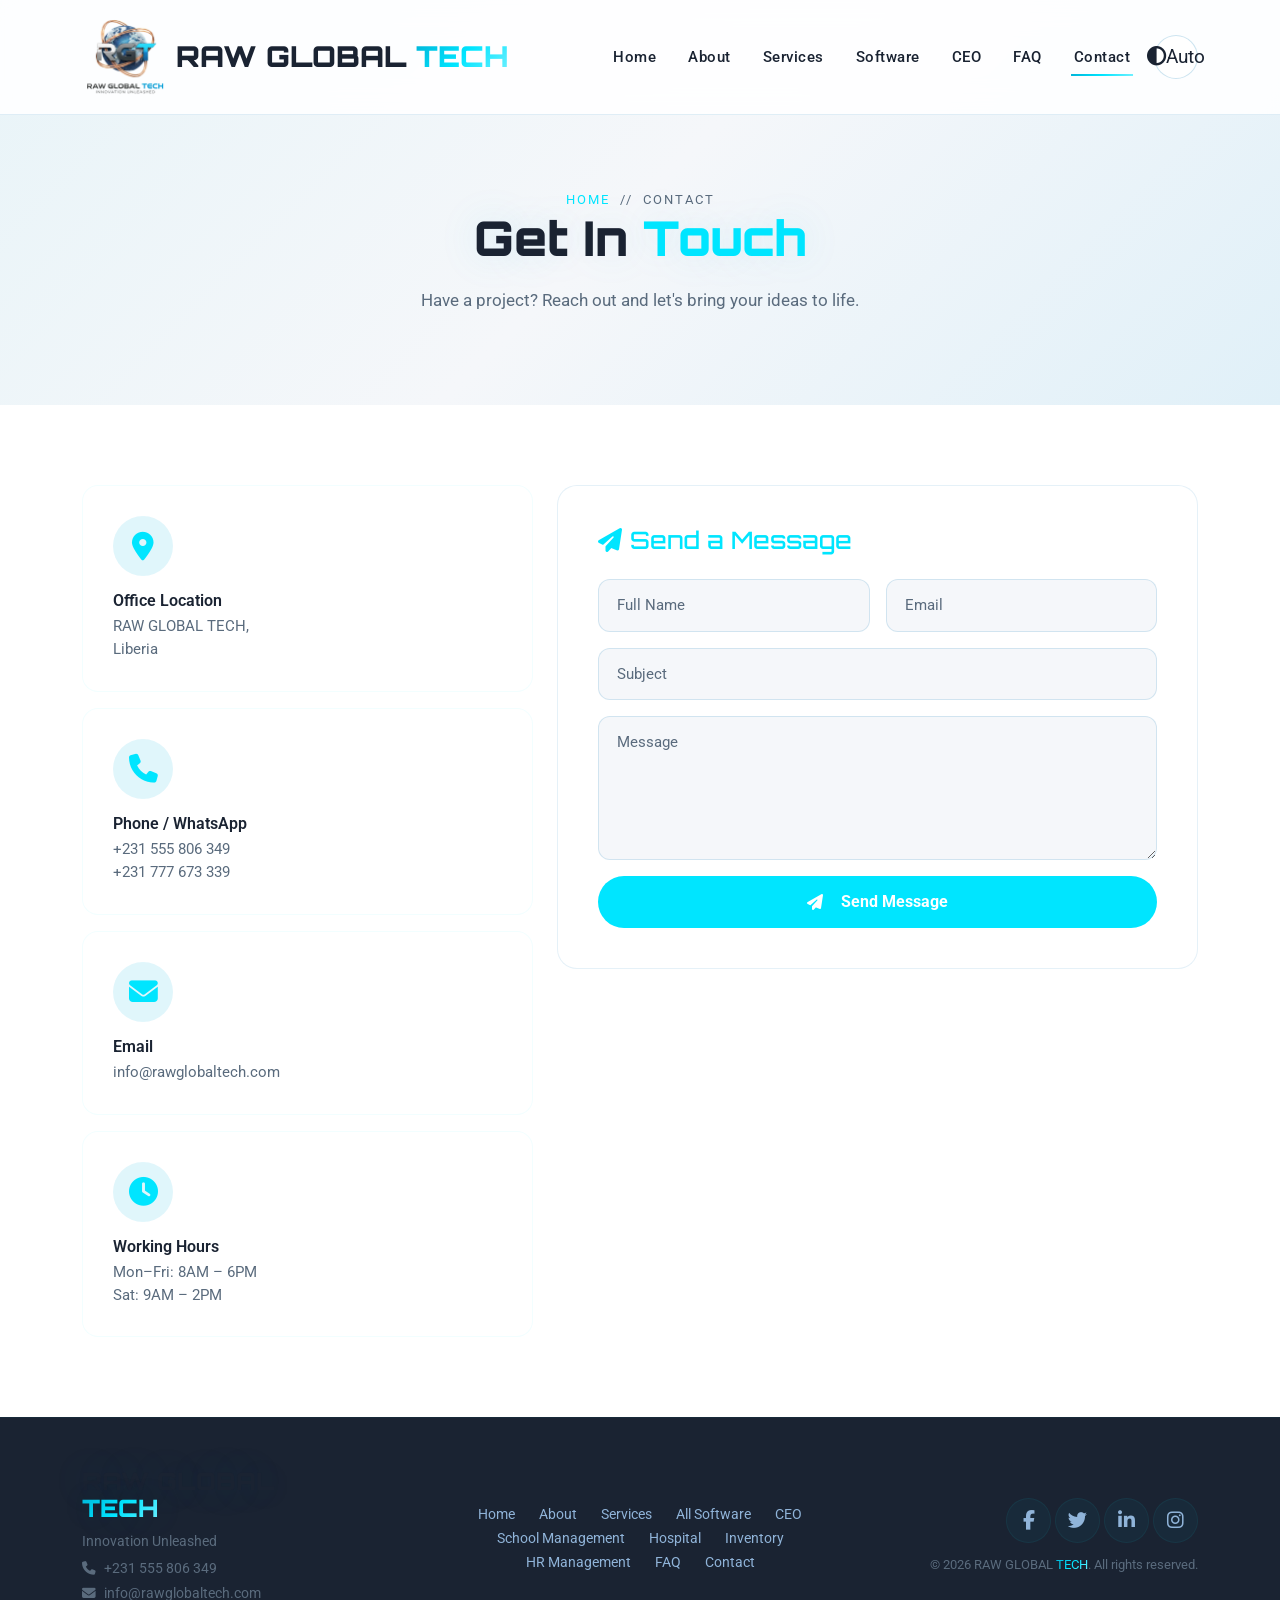
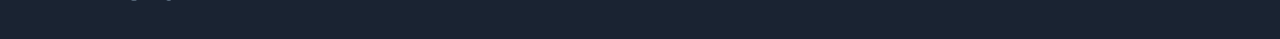
<file: contact.html>
<!DOCTYPE html>
<html lang="en">
<head>
  <meta charset="UTF-8">
  <meta name="viewport" content="width=device-width, initial-scale=1.0">
  <title>Contact Us · RAW GLOBAL TECH</title>
        <meta name="description" content="Contact the best software company in Liberia. RAW GLOBAL TECH — Monrovia office. Free consultation for school, hospital, inventory & HR software.">
      <meta name="keywords" content="contact software company Liberia, Liberia IT support, request software quote, Monrovia software company, software demo Liberia, RAW GLOBAL TECH contact">
  <meta name="author" content="RAW GLOBAL TECH">
     <meta name="robots" content="index, follow, max-image-preview:large, max-snippet:-1, max-video-preview:-1">
  <meta name="theme-color" content="#0a0e1a">
     <link rel="canonical" href="https://www.rawglobaltech.com/contact.html">

   <!-- Google Search Console verification (HTML tag method) -->
   <meta name="google-site-verification" content="your-gsc-verification-code-here">

   <!-- International targeting -->
   <link rel="alternate" hreflang="en-LR" href="https://www.rawglobaltech.com/contact.html">
   <link rel="alternate" hreflang="x-default" href="https://www.rawglobaltech.com/contact.html">
  <!-- Open Graph -->
  <meta property="og:type" content="website">
  <meta property="og:site_name" content="RAW GLOBAL TECH">
  <meta property="og:title" content="Contact Us · RAW GLOBAL TECH">
  <meta property="og:description" content="Get in touch with RAW GLOBAL TECH — phone, email, office location and contact form.">
  <meta property="og:url" content="https://www.rawglobaltech.com/contact.html">
  <meta property="og:image" content="https://www.rawglobaltech.com/img/rgt_logo.png">
  <meta property="og:locale" content="en_US">
  <!-- Twitter -->
  <meta name="twitter:card" content="summary_large_image">
  <meta name="twitter:title" content="Contact Us · RAW GLOBAL TECH">
  <meta name="twitter:description" content="Get in touch with RAW GLOBAL TECH — phone, email, office location and contact form.">
  <meta name="twitter:image" content="https://www.rawglobaltech.com/img/rgt_logo.png">
  <!-- Structured data -->
  <script type="application/ld+json">
  {
    "@context": "https://schema.org",
    "@type": "Organization",
    "name": "RAW GLOBAL TECH",
    "alternateName": "RGT",
    "url": "https://www.rawglobaltech.com/",
    "logo": "https://www.rawglobaltech.com/img/rgt_logo.png",
    "description": "RAW GLOBAL TECH delivers IT equipment sales, software development, maintenance, consulting, installations and business management software in Liberia.",
    "email": "info@rawglobaltech.com",
    "telephone": "+231555806349",
    "address": { "@type": "PostalAddress", "addressCountry": "LR" },
    "sameAs": [ "https://www.facebook.com/richardarchemedeswilliamsjr" ]
    }
  </script>
  <!-- Structured data - ContactPage -->
  <script type="application/ld+json">
  {
    "@context": "https://schema.org",
    "@type": "ContactPage",
    "name": "Contact RAW GLOBAL TECH - Best Software Company in Liberia",
    "description": "Contact RAW GLOBAL TECH, Liberia's leading software development company in Monrovia. Call +231 555 806 349 or email info@rawglobaltech.com for a free consultation.",
    "mainEntityOfPage": {
      "@type": "WebPage",
      "@id": "https://www.rawglobaltech.com/contact.html"
    },
    "hasPart": {
      "@type": "LocalBusiness",
      "name": "RAW GLOBAL TECH Office",
      "telephone": ["+231555806349"],
      "email": "info@rawglobaltech.com",
      "address": {
        "@type": "PostalAddress",
        "streetAddress": "Johnsonville, Bulding for Tomorrow",
        "addressLocality": "Monrovia",
        "addressRegion": "Montserrado",
        "postalCode": "1000",
        "addressCountry": "LR"
      }
    }
  }
  </script>
  <!-- Favicon -->
  <link rel="icon" type="image/x-icon" href="img/favicon.ico">
  <link rel="shortcut icon" type="image/x-icon" href="img/favicon.ico">
  <!-- Bootstrap, Fonts, Icons, AOS -->
  <!-- Performance: preconnect to asset hosts -->
  <link rel="preconnect" href="https://fonts.googleapis.com">
  <link rel="preconnect" href="https://fonts.gstatic.com" crossorigin>
  <link rel="preconnect" href="https://cdn.jsdelivr.net">
  <link rel="preconnect" href="https://cdnjs.cloudflare.com">
  <link rel="preconnect" href="https://unpkg.com">
  <link href="https://cdn.jsdelivr.net/npm/bootstrap@5.3.0-alpha1/dist/css/bootstrap.min.css" rel="stylesheet">
  <link href="https://fonts.googleapis.com/css2?family=Roboto:wght@300;400;500;700;900&family=Orbitron:wght@400;600;700;900&family=Playfair+Display:wght@700&display=swap" rel="stylesheet">
  <link href="https://cdn.jsdelivr.net/npm/bootstrap-icons@1.10.0/font/bootstrap-icons.css" rel="stylesheet">
  <link rel="stylesheet" href="https://cdnjs.cloudflare.com/ajax/libs/font-awesome/6.4.0/css/all.min.css">
  <link href="https://unpkg.com/aos@2.3.1/dist/aos.css" rel="stylesheet">
  <!-- Shared site styles -->
  <link href="css/styles.css" rel="stylesheet">
</head>
<body>

<!-- ===== NAVBAR ===== -->
<nav class="navbar navbar-expand-lg fixed-top" id="mainNav" aria-label="Main navigation">
  <div class="container">
    <a class="navbar-brand" href="index.html">
      <img src="img/rgt_logo.png" alt="RAW GLOBAL TECH logo">
      RAW GLOBAL <span class="highlight">TECH</span>
    </a>
    <button class="navbar-toggler" type="button" data-bs-toggle="collapse" data-bs-target="#navbarNav" aria-label="Toggle navigation">
      <span class="navbar-toggler-icon"></span>
    </button>
    <div class="collapse navbar-collapse justify-content-end" id="navbarNav">
      <ul class="navbar-nav align-items-lg-center">
        <li class="nav-item"><a class="nav-link" href="index.html">Home</a></li>
        <li class="nav-item"><a class="nav-link" href="about.html">About</a></li>
        <li class="nav-item"><a class="nav-link" href="services.html">Services</a></li>
        <li class="nav-item"><a class="nav-link" href="software.html">Software</a></li>
        <li class="nav-item"><a class="nav-link" href="richardawilliamsjr.html">CEO</a></li>
        <li class="nav-item"><a class="nav-link" href="faq.html">FAQ</a></li>
        <li class="nav-item"><a class="nav-link active" href="contact.html" aria-current="page">Contact</a></li>
      </ul>
      <button id="themeToggle" class="theme-toggle ms-lg-2 mt-2 mt-lg-0" data-mode="auto" title="Theme: Auto (follows your device)" aria-label="Change theme. Current: Auto">
        <i class="fas fa-circle-half-stroke"></i>
        <span class="theme-toggle-label">Auto</span>
      </button>
    </div>
  </div>
</nav>

<!-- ===== PAGE HEADER ===== -->
<header class="page-header">
  <div class="crumbs"><a href="index.html">Home</a> &nbsp;//&nbsp; Contact</div>
  <h1 data-aos="fade-up">Get In <span class="text-cyan">Touch</span></h1>
  <p class="lead-text" data-aos="fade-up" data-aos-delay="100">Have a project? Reach out and let's bring your ideas to life.</p>
</header>

<!-- ===== CONTACT ===== -->
<section class="section-dark">
  <div class="container">
    <div class="row g-4">
      <div class="col-lg-5" data-aos="fade-right">
        <div class="row g-3">
          <div class="col-md-6 col-lg-12">
            <div class="contact-info-card">
              <div class="contact-icon"><i class="fas fa-map-marker-alt"></i></div>
              <h6>Office Location</h6>
              <p>RAW GLOBAL TECH,<br>Liberia</p>
            </div>
          </div>
          <div class="col-md-6 col-lg-12">
            <div class="contact-info-card">
              <div class="contact-icon"><i class="fas fa-phone"></i></div>
              <h6>Phone / WhatsApp</h6>
              <p><a href="tel:+231555806349">+231 555 806 349</a></p>
              <p><a href="tel:+231777673339">+231 777 673 339</a></p>
            </div>
          </div>
          <div class="col-md-6 col-lg-12">
            <div class="contact-info-card">
              <div class="contact-icon"><i class="fas fa-envelope"></i></div>
              <h6>Email</h6>
              <p><a href="mailto:info@rawglobaltech.com">info@rawglobaltech.com</a></p>
            </div>
          </div>
          <div class="col-md-6 col-lg-12">
            <div class="contact-info-card">
              <div class="contact-icon"><i class="fas fa-clock"></i></div>
              <h6>Working Hours</h6>
              <p>Mon–Fri: 8AM – 6PM<br>Sat: 9AM – 2PM</p>
            </div>
          </div>
        </div>
      </div>

      <div class="col-lg-7" data-aos="fade-left">
        <div class="contact-form">
          <h4 class="text-cyan mb-4" style="font-family:'Orbitron',sans-serif;"><i class="fas fa-paper-plane me-2"></i>Send a Message</h4>
          <form id="contactForm" onsubmit="return handleContact(event)">
            <div class="row g-3">
              <div class="col-md-6"><input type="text" class="form-control" id="contactName" placeholder="Full Name" required></div>
              <div class="col-md-6"><input type="email" class="form-control" id="contactEmail" placeholder="Email" required></div>
              <div class="col-md-12"><input type="text" class="form-control" id="contactSubject" placeholder="Subject" required></div>
              <div class="col-md-12"><textarea class="form-control" id="contactMessage" rows="5" placeholder="Message" required></textarea></div>
              <div class="col-12">
                <button type="submit" class="btn-cyan w-100 justify-content-center" id="submitBtn">
                  <i class="fas fa-paper-plane me-2"></i>Send Message
                  <span class="spinner-border spinner-border-sm d-none" role="status" id="sendSpinner"></span>
                </button>
              </div>
            </div>
          </form>
        </div>
      </div>
    </div>
  </div>
</section>

<!-- ===== FOOTER ===== -->
<footer class="footer">
  <div class="container">
    <div class="row g-4 align-items-center">
      <div class="col-lg-4 text-center text-lg-start">
        <div class="footer-brand">RAW GLOBAL <br><span class="highlight">TECH</span></div>
        <p>Innovation Unleashed</p>
        <p style="font-size:0.85rem;"><i class="fas fa-phone me-2"></i>+231 555 806 349</p>
        <p style="font-size:0.85rem;"><i class="fas fa-envelope me-2"></i>info@rawglobaltech.com</p>
      </div>
      <div class="col-lg-4 text-center">
        <div class="footer-links">
          <a href="index.html">Home</a>
          <a href="about.html">About</a>
          <a href="services.html">Services</a>
          <a href="software.html">All Software</a>
          <a href="richardawilliamsjr.html">CEO</a>
          <a href="school-management-features.html">School Management</a>
          <a href="hospital-management-features.html">Hospital</a>
          <a href="inventory-management-features.html">Inventory</a>
          <a href="hr-management-features.html">HR Management</a>
          <a href="faq.html">FAQ</a>
          <a href="contact.html">Contact</a>
        </div>
      </div>
      <div class="col-lg-4 text-center text-lg-end">
        <div>
          <a href="https://www.facebook.com/richardarchemedeswilliamsjr" class="social-link"><i class="fab fa-facebook-f"></i></a>
          <a href="#" class="social-link"><i class="fab fa-twitter"></i></a>
          <a href="https://www.linkedin.com/in/richard-a-williams-jr-397a77150?utm_source=share_via&utm_content=profile&utm_medium=member_android" class="social-link"><i class="fab fa-linkedin-in"></i></a>
          <a href="#" class="social-link"><i class="fab fa-instagram"></i></a>
        </div>
        <p style="font-size:0.8rem;margin-top:12px;">&copy; <span class="footer-year">2025</span> RAW GLOBAL <span class="highlight">TECH</span>. All rights reserved.</p>
      </div>
    </div>
  </div>
</footer>

<!-- ===== TOAST CONTAINER ===== -->
<div class="toast-container" id="toastContainer"></div>

<!-- ===== SCRIPTS ===== -->
<script src="https://cdn.jsdelivr.net/npm/bootstrap@5.3.0-alpha1/dist/js/bootstrap.bundle.min.js"></script>
<script src="https://unpkg.com/aos@2.3.1/dist/aos.js"></script>
<script src="js/main.js"></script>
</body>
</html>
</file>
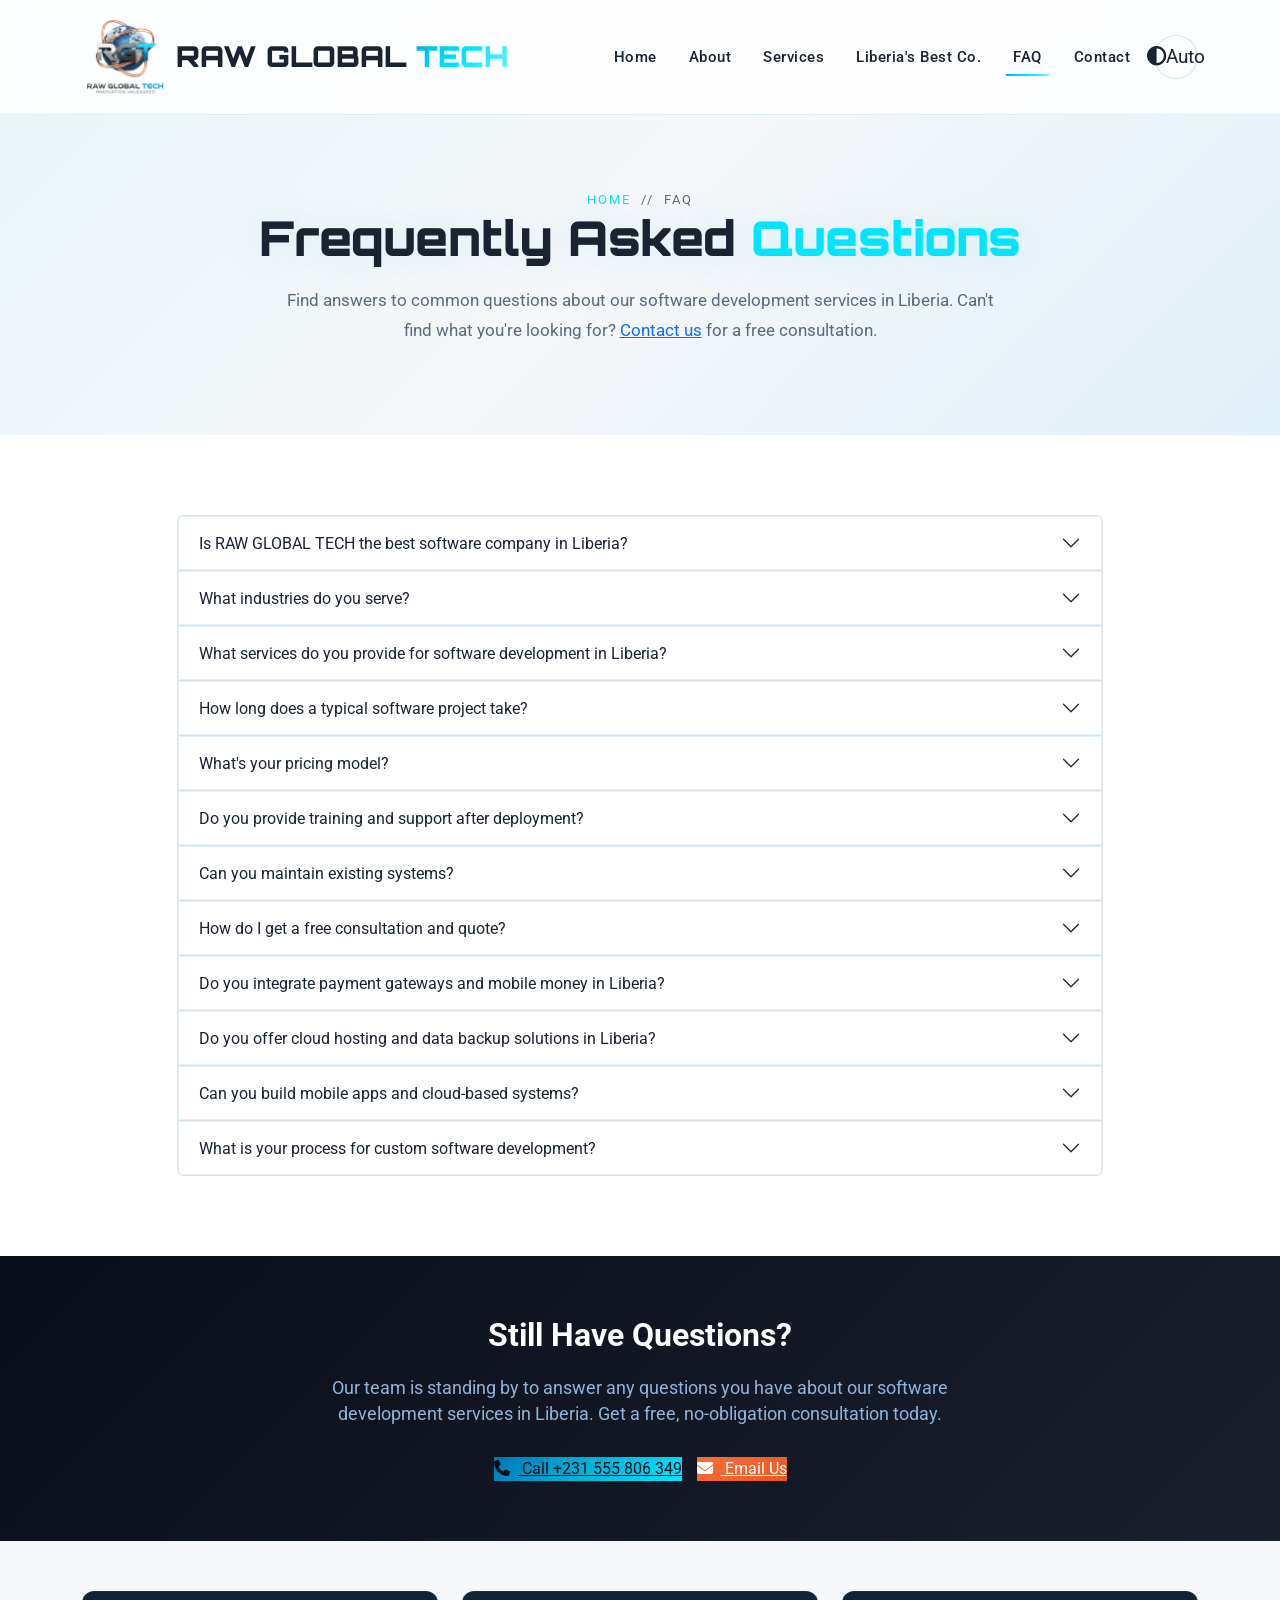
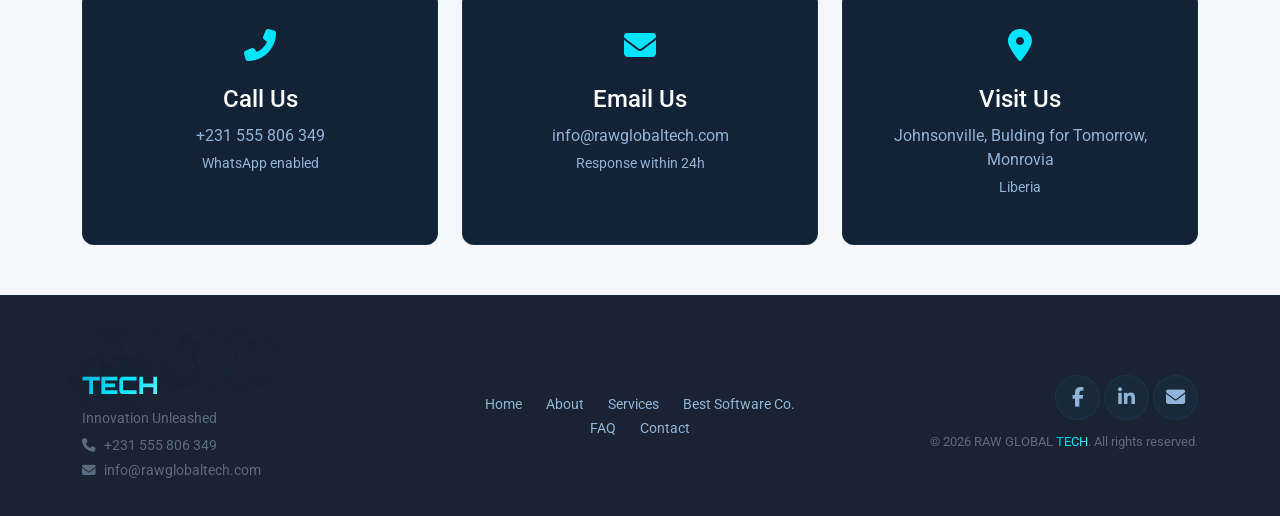
<file: faq.html>
<!DOCTYPE html>
<html lang="en">
<head>
  <meta charset="UTF-8">
  <meta name="viewport" content="width=device-width, initial-scale=1.0">
  <title>FAQ - Software Development Questions Liberia | RAW GLOBAL TECH</title>
       <meta name="description" content="FAQ: Best software company in Liberia. Get answers about custom software, school & hospital systems, pricing, timelines & our process. Monrovia IT experts.">
       <meta name="keywords" content="FAQ software company Liberia, software development questions Liberia, IT FAQ Monrovia, custom software FAQ, school management system FAQ, hospital software FAQ, Liberia software pricing, software development timeline Liberia, RAW GLOBAL TECH FAQ">
  <meta name="author" content="RAW GLOBAL TECH">
     <meta name="robots" content="index, follow, max-image-preview:large, max-snippet:-1, max-video-preview:-1">
  <meta name="theme-color" content="#0a0e1a">
     <link rel="canonical" href="https://www.rawglobaltech.com/faq.html">

   <!-- Google Search Console verification (HTML tag method) -->
   <meta name="google-site-verification" content="your-gsc-verification-code-here">

   <!-- International targeting -->
   <link rel="alternate" hreflang="en-LR" href="https://www.rawglobaltech.com/faq.html">
   <link rel="alternate" hreflang="x-default" href="https://www.rawglobaltech.com/faq.html">

  <!-- Open Graph -->
  <meta property="og:type" content="website">
  <meta property="og:site_name" content="RAW GLOBAL TECH">
  <meta property="og:title" content="FAQ - Software Development Questions Liberia | RAW GLOBAL TECH">
  <meta property="og:description" content="FAQ: Best software company in Liberia. Get answers about custom software, school & hospital systems, pricing, timelines & our process. Monrovia IT experts.">
  <meta property="og:url" content="https://www.rawglobaltech.com/faq.html">
  <meta property="og:image" content="https://www.rawglobaltech.com/img/rgt_logo.png">
  <meta property="og:locale" content="en_US">

  <!-- Twitter Card -->
  <meta name="twitter:card" content="summary_large_image">
  <meta name="twitter:title" content="FAQ - Software Development Questions Liberia | RAW GLOBAL TECH">
  <meta name="twitter:description" content="FAQ: Best software company in Liberia. Custom software, management systems & digital transformation. Monrovia IT experts.">
  <meta name="twitter:image" content="https://www.rawglobaltech.com/img/rgt_logo.png">

    <!-- Structured Data - LocalBusiness -->
  <script type="application/ld+json">
  {
    "@context": "https://schema.org",
    "@type": "LocalBusiness",
    "name": "RAW GLOBAL TECH",
    "alternateName": "RGT",
    "url": "https://www.rawglobaltech.com/",
    "logo": "https://www.rawglobaltech.com/img/rgt_logo.png",
    "image": "https://www.rawglobaltech.com/img/rgt_logo.png",
    "description": "RAW GLOBAL TECH is the best software development company in Liberia, delivering custom enterprise software, school management systems, hospital software, inventory systems, HR software and digital transformation services since 2020.",
    "email": "info@rawglobaltech.com",
    "telephone": "+231555806349",
    "address": {
      "@type": "PostalAddress",
      "streetAddress": "Johnsonville, Bulding for Tomorrow",
      "addressLocality": "Monrovia",
      "addressRegion": "Montserrado",
      "postalCode": "1000",
      "addressCountry": "LR"
    },
    "geo": { "@type": "GeoCoordinates", "latitude": 6.3004, "longitude": -10.7936 },
    "areaServed": ["LR"],
    "priceRange": "Contact for quote",
    "currenciesAccepted": "USD, LRD",
    "paymentAccepted": "Credit Card, Bank Transfer, Mobile Money (MTN, Airtel)",
    "openingHoursSpecification": [
      { "@type": "OpeningHoursSpecification", "dayOfWeek": ["Monday","Tuesday","Wednesday","Thursday","Friday"], "opens": "08:00", "closes": "17:00" }
    ],
    "aggregateRating": { "@type": "Rating", "ratingValue": "4.9", "bestRating": "5", "ratingCount": "87" },
    "review": [
      {
        "@type": "Review",
        "author": { "@type": "Person", "name": "School Administrator, Liberia" },
        "reviewRating": { "@type": "Rating", "ratingValue": "5", "bestRating": "5" },
        "reviewBody": "RAW GLOBAL TECH delivered our school management system on schedule and within budget. It is user-friendly and has significantly reduced our administrative workload."
      },
      {
        "@type": "Review",
        "author": { "@type": "Person", "name": "Business Owner, Monrovia" },
        "reviewRating": { "@type": "Rating", "ratingValue": "5", "bestRating": "5" },
        "reviewBody": "Their team was professional, responsive, and truly understood our business needs. They built a custom inventory system that perfectly fits our operations."
      }
    ],
    "sameAs": [
      "https://www.facebook.com/richardarchemedeswilliamsjr",
      "https://www.linkedin.com/in/richard-a-williams-jr-397a77150",
      "https://www.rawglobaltech.com/"
    ]
  }
  </script>

  <!-- Structured Data - Organization -->
  <script type="application/ld+json">
  {
    "@context": "https://schema.org",
    "@type": "Organization",
    "name": "RAW GLOBAL TECH",
    "alternateName": "RGT",
    "url": "https://www.rawglobaltech.com/",
    "logo": "https://www.rawglobaltech.com/img/rgt_logo.png",
    "description": "RAW GLOBAL TECH delivers IT equipment sales, software development, maintenance, consulting, installations and business management software in Liberia.",
    "foundingDate": "2020",
    "founders": [
      { "@type": "Person", "name": "Richard Archemedes Williams Jr", "jobTitle": "Founder & CEO" }
    ],
    "email": "info@rawglobaltech.com",
    "telephone": "+231555806349",
    "address": { "@type": "PostalAddress", "addressCountry": "LR", "addressLocality": "Monrovia" },
    "sameAs": [
      "https://www.facebook.com/richardarchemedeswilliamsjr",
      "https://www.linkedin.com/in/richard-a-williams-jr-397a77150"
    ],
    "contactPoint": [
      {
        "@type": "ContactPoint",
        "telephone": "+231555806349",
        "email": "info@rawglobaltech.com",
        "contactType": "customer service",
        "areaServed": "LR",
        "availableLanguage": ["English"]
      }
    ]
  }
  </script>

  <!-- Structured Data - FAQPage -->
  <script type="application/ld+json">
  {
    "@context": "https://schema.org",
    "@type": "FAQPage",
    "mainEntity": [
      {
        "@type": "Question",
        "name": "Is RAW GLOBAL TECH the best software company in Liberia?",
        "acceptedAnswer": {
          "@type": "Answer",
          "text": "RAW GLOBAL TECH is recognised as one of the best software development companies in Liberia. Since 2020 we have delivered custom enterprise software, school management systems, hospital software, inventory and HR solutions to businesses, schools, clinics and organisations across Monrovia and Liberia."
        }
      },
      {
        "@type": "Question",
        "name": "What industries do you serve?",
        "acceptedAnswer": {
          "@type": "Answer",
          "text": "We serve education, healthcare, finance, retail, manufacturing, and more. Our experience spans diverse sectors with customized solutions for each industry's unique requirements."
        }
      },

      {
        "@type": "Question",
        "name": "What services do you provide for software development in Liberia?",
        "acceptedAnswer": {
          "@type": "Answer",
          "text": "We provide end-to-end IT services: custom software and web application development, school management systems, hospital and clinic management software, inventory and supply chain management, HR and payroll software, IT equipment sales, IT maintenance and support, strategic IT consulting, professional installations, and graphics and printing."
        }
      },
      {
        "@type": "Question",
        "name": "How long does a typical software project take?",
        "acceptedAnswer": {
          "@type": "Answer",
          "text": "Timeline depends on project complexity. Small systems typically take 2-4 months, while larger enterprise solutions may take 6-12 months. We provide detailed timelines during consultation."
        }
      },
      {
        "@type": "Question",
        "name": "What's your pricing model?",
        "acceptedAnswer": {
          "@type": "Answer",
          "text": "We offer flexible pricing based on project scope: fixed-price for defined projects, hourly for consulting, or retainer for ongoing support. We provide transparent quotes with no hidden fees."
        }
      },
      {
        "@type": "Question",
        "name": "Do you provide training and support after deployment?",
        "acceptedAnswer": {
          "@type": "Answer",
          "text": "Yes! We include comprehensive user training and ongoing technical support. Our team remains available for troubleshooting, updates, and optimizations."
        }
      },
      {
        "@type": "Question",
        "name": "Can you maintain existing systems?",
        "acceptedAnswer": {
          "@type": "Answer",
          "text": "Absolutely. We provide maintenance and support for legacy systems, including updates, bug fixes, and feature enhancements to extend the life of your software investment."
        }
      },
      {
        "@type": "Question",
        "name": "How do I get a free consultation and quote?",
        "acceptedAnswer": {
          "@type": "Answer",
          "text": "Simply call +231 555 806 349 (WhatsApp enabled), email info@rawglobaltech.com, or fill out our contact form. We provide a free, no-obligation consultation with a detailed quote."
        }
      },
      {
        "@type": "Question",
        "name": "Do you integrate payment gateways and mobile money in Liberia?",
        "acceptedAnswer": {
          "@type": "Answer",
          "text": "Yes. We integrate MTN Mobile Money, Airtel Money, bank transfer gateways and major credit-card processors into all our management systems so clients can pay locally and conveniently."
        }
      },
      {
        "@type": "Question",
        "name": "Do you offer cloud hosting and data backup solutions in Liberia?",
        "acceptedAnswer": {
          "@type": "Answer",
          "text": "Yes. We provide secure cloud hosting on Azure and AWS, automated daily backups, disaster-recovery planning and 24/7 monitoring so your data stays safe and accessible from anywhere."
        }
      },
      {
        "@type": "Question",
        "name": "Can you build mobile apps and cloud-based systems?",
        "acceptedAnswer": {
          "@type": "Answer",
          "text": "Yes. We build responsive web applications and native or hybrid mobile apps for iOS and Android, with cloud deployment on Microsoft Azure and Amazon Web Services."
        }
      },
      {
        "@type": "Question",
        "name": "What is your process for custom software development?",
        "acceptedAnswer": {
          "@type": "Answer",
          "text": "Our proven 5-step process: 1) Free consultation and requirements analysis 2) Design and prototyping 3) Development with regular updates 4) Testing and QA 5) Deployment and training."
        }
      }
    ]
  }
  </script>

  <!-- Favicon -->
  <link rel="icon" type="image/x-icon" href="img/favicon.ico">
  <link rel="shortcut icon" type="image/x-icon" href="img/favicon.ico">
  <!-- Bootstrap, Fonts, Icons, AOS -->
  <link rel="preconnect" href="https://fonts.googleapis.com">
  <link rel="preconnect" href="https://fonts.gstatic.com" crossorigin>
  <link rel="preconnect" href="https://cdn.jsdelivr.net">
  <link rel="preconnect" href="https://cdnjs.cloudflare.com">
  <link rel="preconnect" href="https://unpkg.com">
  <link href="https://cdn.jsdelivr.net/npm/bootstrap@5.3.0-alpha1/dist/css/bootstrap.min.css" rel="stylesheet">
  <link href="https://fonts.googleapis.com/css2?family=Roboto:wght@300;400;500;700;900&family=Orbitron:wght@400;600;700;900&family=Playfair+Display:wght@700&display=swap" rel="stylesheet">
  <link href="https://cdn.jsdelivr.net/npm/bootstrap-icons@1.10.0/font/bootstrap-icons.css" rel="stylesheet">
  <link rel="stylesheet" href="https://cdnjs.cloudflare.com/ajax/libs/font-awesome/6.4.0/css/all.min.css">
  <link href="https://unpkg.com/aos@2.3.1/dist/aos.css" rel="stylesheet">
  <link href="css/styles.css" rel="stylesheet">
</head>
<body>

<!-- ===== NAVBAR ===== -->
<nav class="navbar navbar-expand-lg fixed-top" id="mainNav" aria-label="Main navigation">
  <div class="container">
    <a class="navbar-brand" href="index.html">
      <img src="img/rgt_logo.png" alt="RAW GLOBAL TECH logo">
      RAW GLOBAL <span class="highlight">TECH</span>
    </a>
    <button class="navbar-toggler" type="button" data-bs-toggle="collapse" data-bs-target="#navbarNav" aria-label="Toggle navigation">
      <span class="navbar-toggler-icon"></span>
    </button>
    <div class="collapse navbar-collapse justify-content-end" id="navbarNav">
      <ul class="navbar-nav align-items-lg-center">
        <li class="nav-item"><a class="nav-link" href="index.html">Home</a></li>
        <li class="nav-item"><a class="nav-link" href="about.html">About</a></li>
        <li class="nav-item"><a class="nav-link" href="services.html">Services</a></li>
        <li class="nav-item"><a class="nav-link" href="best-software-company-liberia.html">Liberia's Best Co.</a></li>
        <li class="nav-item"><a class="nav-link active" href="faq.html" aria-current="page">FAQ</a></li>
        <li class="nav-item"><a class="nav-link" href="contact.html">Contact</a></li>
      </ul>
      <button id="themeToggle" class="theme-toggle ms-lg-2 mt-2 mt-lg-0" data-mode="auto" title="Theme: Auto (follows your device)" aria-label="Change theme. Current: Auto">
        <i class="fas fa-circle-half-stroke"></i>
        <span class="theme-toggle-label">Auto</span>
      </button>
    </div>
  </div>
</nav>

<!-- ===== PAGE HEADER ===== -->
<header class="page-header">
  <div class="crumbs"><a href="index.html">Home</a> &nbsp;//&nbsp; FAQ</div>
  <h1 data-aos="fade-up">Frequently Asked <span class="text-cyan">Questions</span></h1>
  <p class="lead-text" data-aos="fade-up" data-aos-delay="100">Find answers to common questions about our software development services in Liberia. Can't find what you're looking for? <a href="contact.html">Contact us</a> for a free consultation.</p>
</header>

<!-- ===== FAQ SECTION ===== -->
<section class="section-dark">
  <div class="container">
    <div class="row justify-content-center">
      <div class="col-lg-10" data-aos="fade-up">

        <div class="accordion" id="faqAccordion">

          <div class="accordion-item">
            <h2 class="accordion-header" id="heading1">
              <button class="accordion-button collapsed" type="button" data-bs-toggle="collapse" data-bs-target="#collapse1" aria-expanded="false" aria-controls="collapse1">
                Is RAW GLOBAL TECH the best software company in Liberia?
              </button>
            </h2>
            <div id="collapse1" class="accordion-collapse collapse" aria-labelledby="heading1" data-bs-parent="#faqAccordion">
              <div class="accordion-body">
                RAW GLOBAL TECH is recognised as one of the best software development companies in Liberia. Since 2020 we have delivered custom enterprise software, school management systems, hospital software, inventory and HR solutions to businesses, schools, clinics and organisations across Monrovia and Liberia.
              </div>
            </div>
          </div>

          <div class="accordion-item">
            <h2 class="accordion-header" id="heading2">
              <button class="accordion-button collapsed" type="button" data-bs-toggle="collapse" data-bs-target="#collapse2" aria-expanded="false" aria-controls="collapse2">
                What industries do you serve?
              </button>
            </h2>
            <div id="collapse2" class="accordion-collapse collapse" aria-labelledby="heading2" data-bs-parent="#faqAccordion">
              <div class="accordion-body">
                We serve education, healthcare, finance, retail, manufacturing, and more. Our experience spans diverse sectors with customized solutions for each industry's unique requirements.
              </div>
            </div>
          </div>

          <div class="accordion-item">
            <h2 class="accordion-header" id="heading3">
              <button class="accordion-button collapsed" type="button" data-bs-toggle="collapse" data-bs-target="#collapse3" aria-expanded="false" aria-controls="collapse3">
                What services do you provide for software development in Liberia?
              </button>
            </h2>
            <div id="collapse3" class="accordion-collapse collapse" aria-labelledby="heading3" data-bs-parent="#faqAccordion">
              <div class="accordion-body">
                We provide end-to-end IT services: custom software and web application development, school management systems, hospital and clinic management software, inventory and supply chain management, HR and payroll software, IT equipment sales, IT maintenance and support, strategic IT consulting, professional installations, and graphics and printing.
              </div>
            </div>
          </div>

          <div class="accordion-item">
            <h2 class="accordion-header" id="heading4">
              <button class="accordion-button collapsed" type="button" data-bs-toggle="collapse" data-bs-target="#collapse4" aria-expanded="false" aria-controls="collapse4">
                How long does a typical software project take?
              </button>
            </h2>
            <div id="collapse4" class="accordion-collapse collapse" aria-labelledby="heading4" data-bs-parent="#faqAccordion">
              <div class="accordion-body">
                Timeline depends on project complexity. Small systems typically take 2-4 months, while larger enterprise solutions may take 6-12 months. We provide detailed timelines during consultation.
              </div>
            </div>
          </div>

          <div class="accordion-item">
            <h2 class="accordion-header" id="heading5">
              <button class="accordion-button collapsed" type="button" data-bs-toggle="collapse" data-bs-target="#collapse5" aria-expanded="false" aria-controls="collapse5">
                What's your pricing model?
              </button>
            </h2>
            <div id="collapse5" class="accordion-collapse collapse" aria-labelledby="heading5" data-bs-parent="#faqAccordion">
              <div class="accordion-body">
                We offer flexible pricing based on project scope: fixed-price for defined projects, hourly for consulting, or retainer for ongoing support. We provide transparent quotes with no hidden fees.
              </div>
            </div>
          </div>


          <div class="accordion-item">
            <h2 class="accordion-header" id="heading6">
              <button class="accordion-button collapsed" type="button" data-bs-toggle="collapse" data-bs-target="#collapse6" aria-expanded="false" aria-controls="collapse6">
                Do you provide training and support after deployment?
              </button>
            </h2>
            <div id="collapse6" class="accordion-collapse collapse" aria-labelledby="heading6" data-bs-parent="#faqAccordion">
              <div class="accordion-body">
                Yes! We include comprehensive user training and ongoing technical support. Our team remains available for troubleshooting, updates, and optimizations.
              </div>
            </div>
          </div>

          <div class="accordion-item">
            <h2 class="accordion-header" id="heading7">
              <button class="accordion-button collapsed" type="button" data-bs-toggle="collapse" data-bs-target="#collapse7" aria-expanded="false" aria-controls="collapse7">
                Can you maintain existing systems?
              </button>
            </h2>
            <div id="collapse7" class="accordion-collapse collapse" aria-labelledby="heading7" data-bs-parent="#faqAccordion">
              <div class="accordion-body">
                Absolutely. We provide maintenance and support for legacy systems, including updates, bug fixes, and feature enhancements to extend the life of your software investment.
              </div>
            </div>
          </div>

          <div class="accordion-item">
            <h2 class="accordion-header" id="heading8">
              <button class="accordion-button collapsed" type="button" data-bs-toggle="collapse" data-bs-target="#collapse8" aria-expanded="false" aria-controls="collapse8">
                How do I get a free consultation and quote?
              </button>
            </h2>
            <div id="collapse8" class="accordion-collapse collapse" aria-labelledby="heading8" data-bs-parent="#faqAccordion">
              <div class="accordion-body">
                Simply call +231 555 806 349 (WhatsApp enabled), email info@rawglobaltech.com, or fill out our contact form. We provide a free, no-obligation consultation with a detailed quote.
              </div>
            </div>
          </div>


          <div class="accordion-item">
            <h2 class="accordion-header" id="heading9">
              <button class="accordion-button collapsed" type="button" data-bs-toggle="collapse" data-bs-target="#collapse9" aria-expanded="false" aria-controls="collapse9">
                Do you integrate payment gateways and mobile money in Liberia?
              </button>
            </h2>
            <div id="collapse9" class="accordion-collapse collapse" aria-labelledby="heading9" data-bs-parent="#faqAccordion">
              <div class="accordion-body">
                Yes. We integrate MTN Mobile Money, Airtel Money, bank transfer gateways and major credit-card processors into all our management systems so clients can pay locally and conveniently.
              </div>
            </div>
          </div>

          <div class="accordion-item">
            <h2 class="accordion-header" id="heading10">
              <button class="accordion-button collapsed" type="button" data-bs-toggle="collapse" data-bs-target="#collapse10" aria-expanded="false" aria-controls="collapse10">
                Do you offer cloud hosting and data backup solutions in Liberia?
              </button>
            </h2>
            <div id="collapse10" class="accordion-collapse collapse" aria-labelledby="heading10" data-bs-parent="#faqAccordion">
              <div class="accordion-body">
                Yes. We provide secure cloud hosting on Azure and AWS, automated daily backups, disaster-recovery planning and 24/7 monitoring so your data stays safe and accessible from anywhere.
              </div>
            </div>
          </div>

          <div class="accordion-item">
            <h2 class="accordion-header" id="heading11">
              <button class="accordion-button collapsed" type="button" data-bs-toggle="collapse" data-bs-target="#collapse11" aria-expanded="false" aria-controls="collapse11">
                Can you build mobile apps and cloud-based systems?
              </button>
            </h2>
            <div id="collapse11" class="accordion-collapse collapse" aria-labelledby="heading11" data-bs-parent="#faqAccordion">
              <div class="accordion-body">
                Yes. We build responsive web applications and native or hybrid mobile apps for iOS and Android, with cloud deployment on Microsoft Azure and Amazon Web Services.
              </div>
            </div>
          </div>

          <div class="accordion-item">
            <h2 class="accordion-header" id="heading12">
              <button class="accordion-button collapsed" type="button" data-bs-toggle="collapse" data-bs-target="#collapse12" aria-expanded="false" aria-controls="collapse12">
                What is your process for custom software development?
              </button>
            </h2>
            <div id="collapse12" class="accordion-collapse collapse" aria-labelledby="heading12" data-bs-parent="#faqAccordion">
              <div class="accordion-body">
                Our proven 5-step process: 1) Free consultation and requirements analysis 2) Design and prototyping 3) Development with regular updates 4) Testing and QA 5) Deployment and training.
              </div>
            </div>
          </div>

        </div>
      </div>
    </div>
  </div>
</section>

<!-- ===== STILL HAVE QUESTIONS? CTA ===== -->
<section style="background: linear-gradient(135deg, #0a0e1a 0%, #1a1f2e 100%); padding: 60px 20px; text-align: center;">
  <div class="container" data-aos="fade-up">
    <h2 style="color: #ffffff; font-size: 2rem; font-weight: 700; margin-bottom: 20px;">Still Have Questions?</h2>
    <p style="color: #90b4d9; font-size: 1.1rem; margin-bottom: 30px; max-width: 700px; margin-left: auto; margin-right: auto;">Our team is standing by to answer any questions you have about our software development services in Liberia. Get a free, no-obligation consultation today.</p>
    <div style="display: flex; gap: 15px; justify-content: center; flex-wrap: wrap;">
      <a href="tel:+231555806349" class="cta-button" style="background: var(--gradient-primary); color: #0a0e1a;">
        <i class="fas fa-phone me-2"></i> Call +231 555 806 349
      </a>
      <a href="contact.html" class="cta-button" style="background: linear-gradient(135deg, #ff6b35 0%, #e55a24 100%); color: #ffffff;">
        <i class="fas fa-envelope me-2"></i> Email Us
      </a>
    </div>
  </div>
</section>

<!-- ===== CONTACT QUICK INFO ===== -->
<section style="padding: 50px 20px;">
  <div class="container">
    <div class="row g-4 justify-content-center" style="text-align: center;">
      <div class="col-md-4" data-aos="fade-up" data-aos-delay="100">
        <div style="background: #132236; border-radius: 12px; padding: 30px; height: 100%; border: 1px solid rgba(0,229,255,0.08);">
          <div style="font-size: 2rem; margin-bottom: 15px;"><i class="fas fa-phone-alt" style="color: #00e5ff;"></i></div>
          <h4 style="color: #ffffff; margin-bottom: 10px;">Call Us</h4>
          <p style="color: #90b4d9; margin-bottom: 0;">+231 555 806 349</p>
          <p style="color: #90b4d9; font-size: 0.85rem; margin-top: 5px;">WhatsApp enabled</p>
        </div>
      </div>
      <div class="col-md-4" data-aos="fade-up" data-aos-delay="200">
        <div style="background: #132236; border-radius: 12px; padding: 30px; height: 100%; border: 1px solid rgba(0,229,255,0.08);">
          <div style="font-size: 2rem; margin-bottom: 15px;"><i class="fas fa-envelope" style="color: #00e5ff;"></i></div>
          <h4 style="color: #ffffff; margin-bottom: 10px;">Email Us</h4>
          <p style="color: #90b4d9; margin-bottom: 0;">info@rawglobaltech.com</p>
          <p style="color: #90b4d9; font-size: 0.85rem; margin-top: 5px;">Response within 24h</p>
        </div>
      </div>
      <div class="col-md-4" data-aos="fade-up" data-aos-delay="300">
        <div style="background: #132236; border-radius: 12px; padding: 30px; height: 100%; border: 1px solid rgba(0,229,255,0.08);">
          <div style="font-size: 2rem; margin-bottom: 15px;"><i class="fas fa-map-marker-alt" style="color: #00e5ff;"></i></div>
          <h4 style="color: #ffffff; margin-bottom: 10px;">Visit Us</h4>
          <p style="color: #90b4d9; margin-bottom: 0;">Johnsonville, Bulding for Tomorrow, Monrovia</p>
          <p style="color: #90b4d9; font-size: 0.85rem; margin-top: 5px;">Liberia</p>
        </div>
      </div>
    </div>
  </div>
</section>

<!-- ===== FOOTER ===== -->
<footer class="footer">
  <div class="container">
    <div class="row g-4 align-items-center">
      <div class="col-lg-4 text-center text-lg-start">
        <div class="footer-brand">RAW GLOBAL <br><span class="highlight">TECH</span></div>
        <p>Innovation Unleashed</p>
        <p style="font-size:0.85rem;"><i class="fas fa-phone me-2"></i>+231 555 806 349</p>
        <p style="font-size:0.85rem;"><i class="fas fa-envelope me-2"></i>info@rawglobaltech.com</p>
      </div>
      <div class="col-lg-4 text-center">
        <div class="footer-links">
          <a href="index.html">Home</a>
          <a href="about.html">About</a>
          <a href="services.html">Services</a>
          <a href="best-software-company-liberia.html">Best Software Co.</a>
          <a href="faq.html" class="active">FAQ</a>
          <a href="contact.html">Contact</a>
        </div>
      </div>
      <div class="col-lg-4 text-center text-lg-end">
        <div>
          <a href="https://www.facebook.com/richardarchemedeswilliamsjr" class="social-link"><i class="fab fa-facebook-f"></i></a>
          <a href="https://www.linkedin.com/in/richard-a-williams-jr-397a77150" class="social-link"><i class="fab fa-linkedin-in"></i></a>
          <a href="mailto:info@rawglobaltech.com" class="social-link"><i class="fas fa-envelope"></i></a>
        </div>
        <p style="font-size:0.8rem;margin-top:12px;">&copy; <span class="footer-year">2025</span> RAW GLOBAL <span class="highlight">TECH</span>. All rights reserved.</p>
      </div>
    </div>
  </div>
</footer>

<!-- Toast container -->
<div class="toast-container" id="toastContainer"></div>

<!-- Scripts -->
<script src="https://cdn.jsdelivr.net/npm/bootstrap@5.3.0-alpha1/dist/js/bootstrap.bundle.min.js"></script>
<script src="https://unpkg.com/aos@2.3.1/dist/aos.js"></script>
<script src="js/main.js"></script>
</body>
</html>
</file>
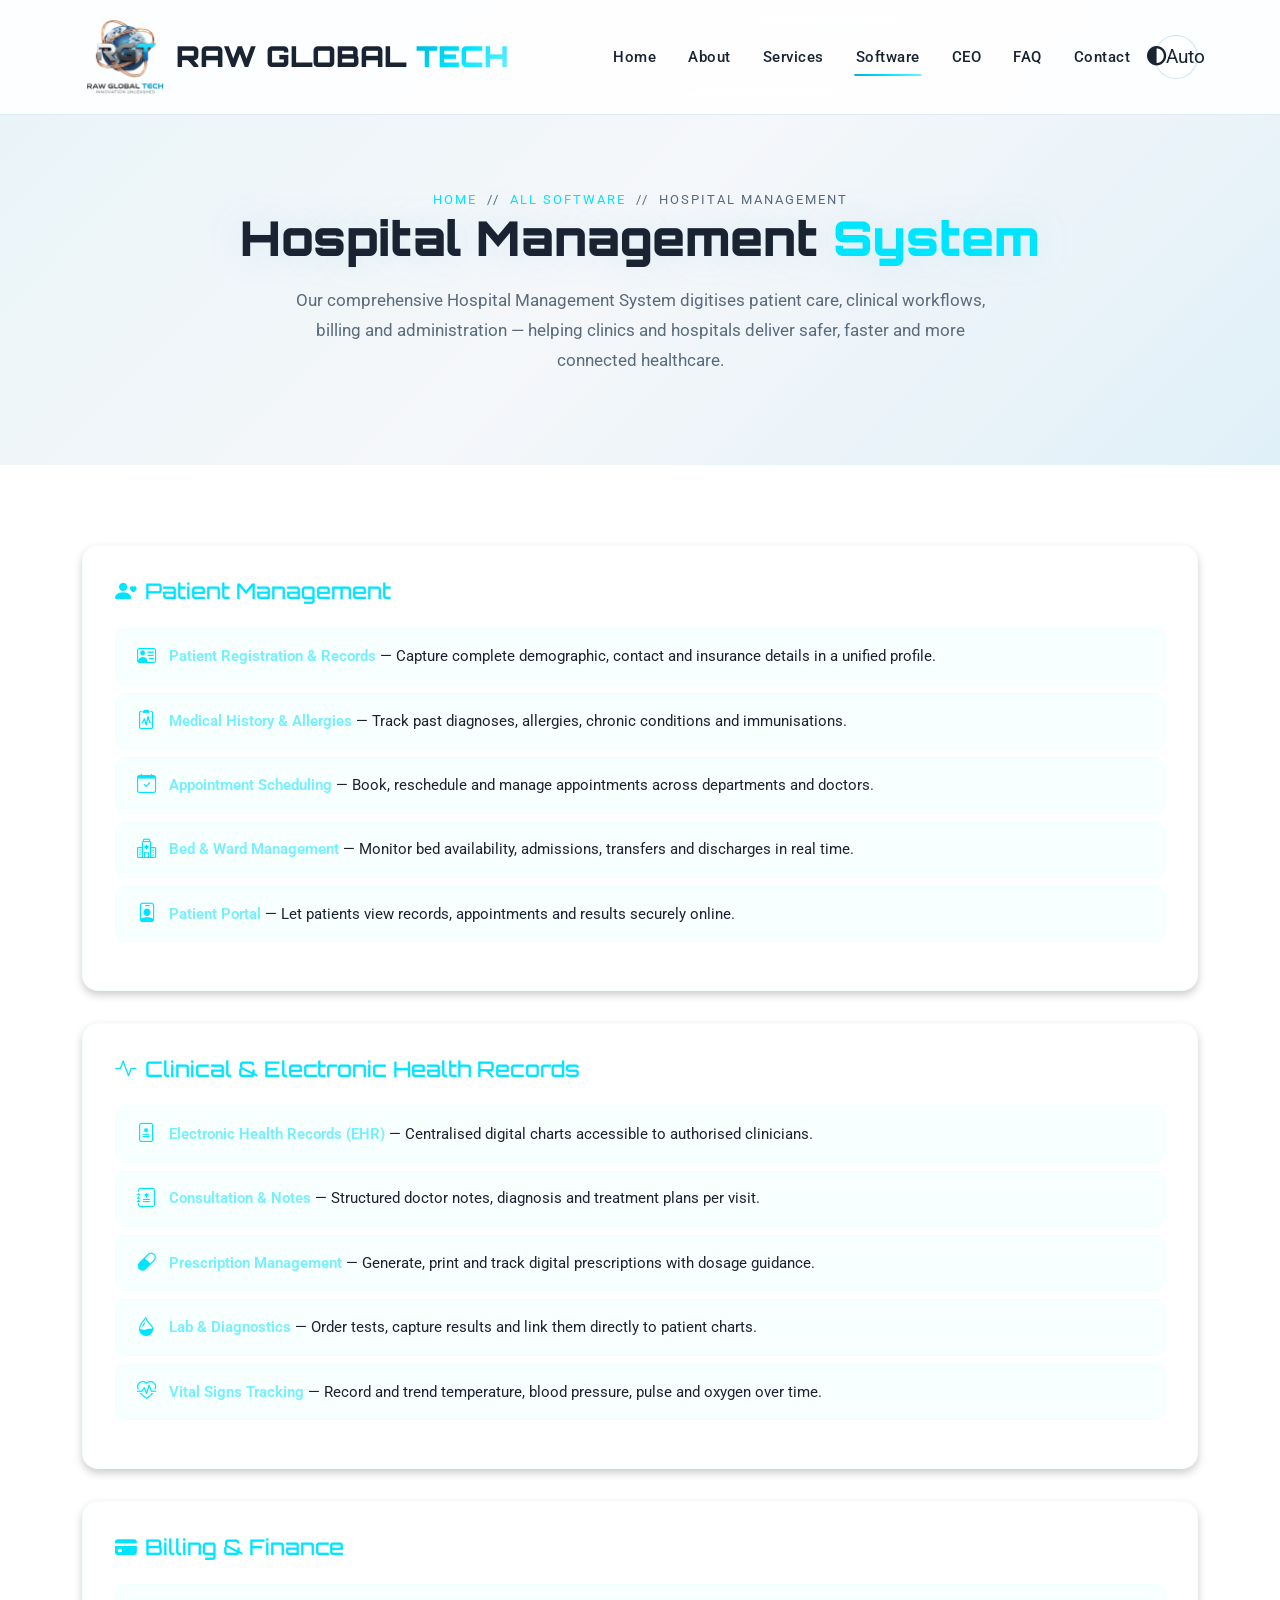
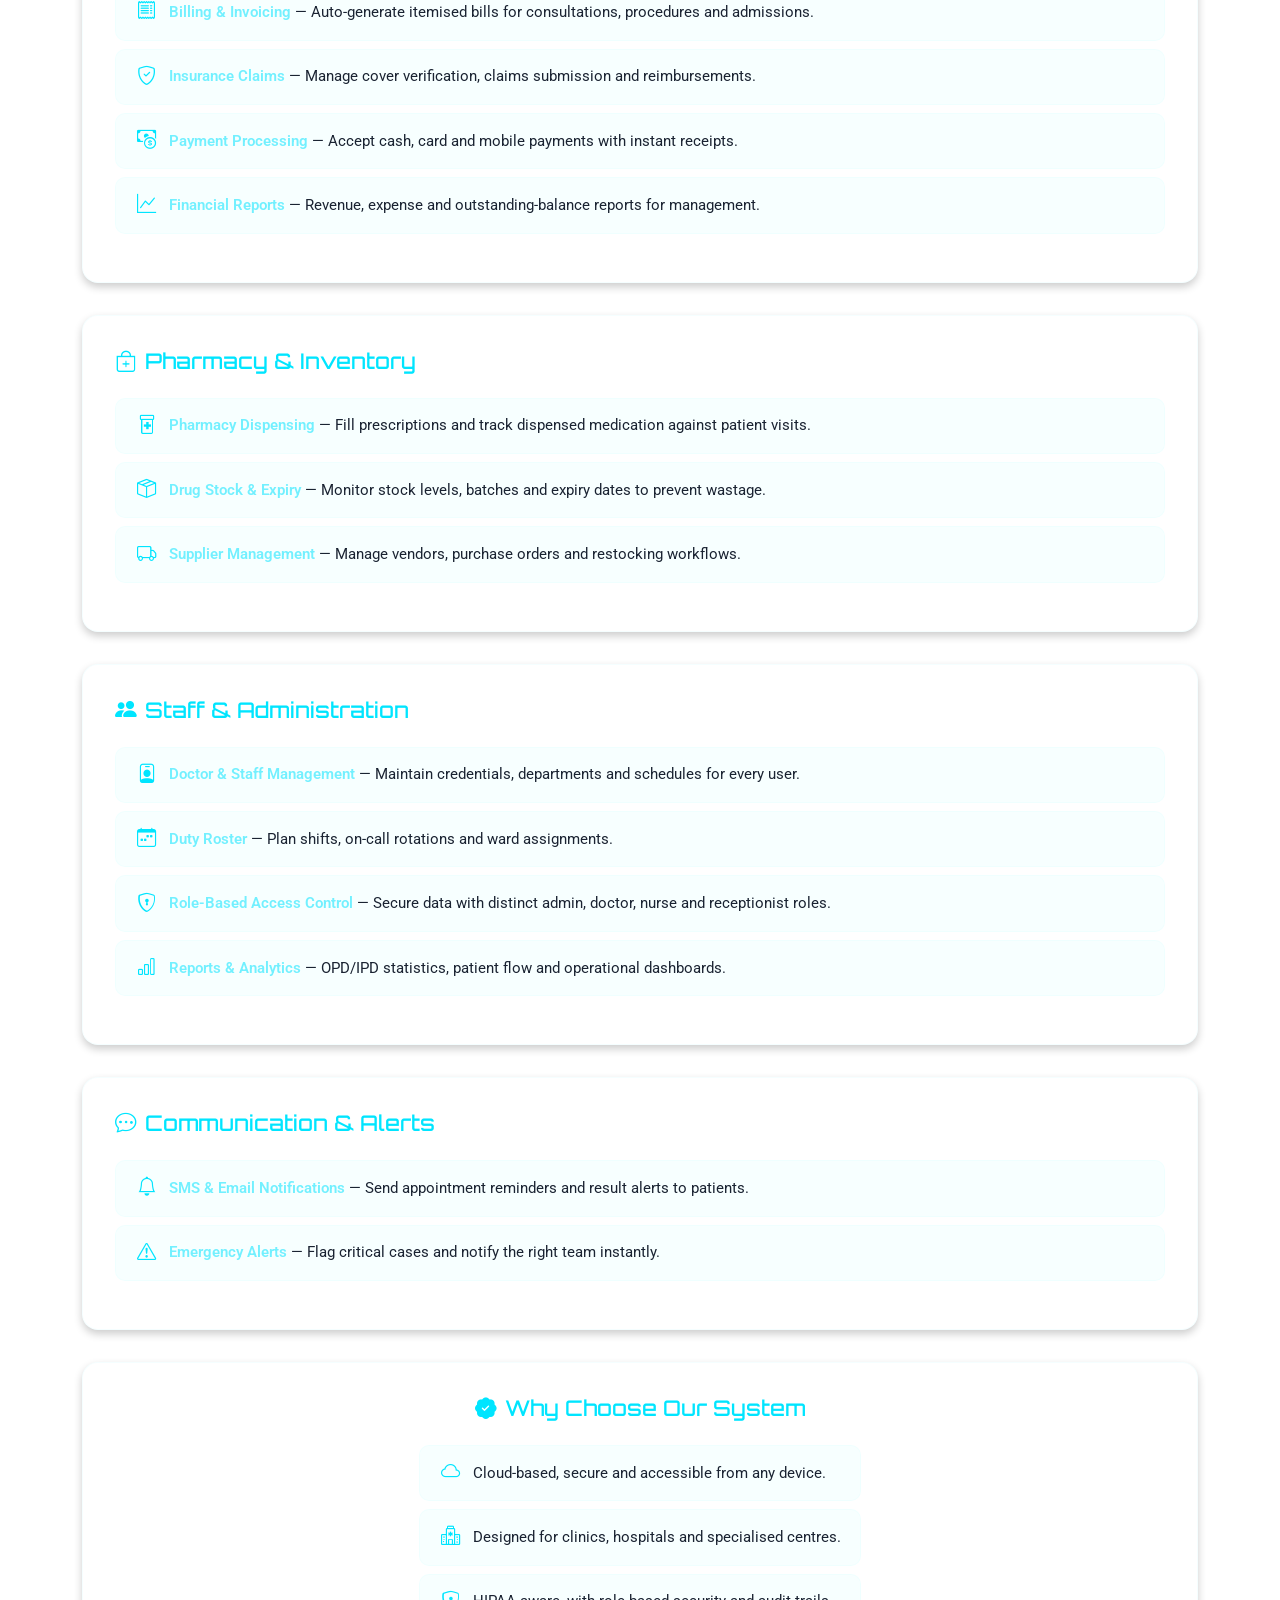
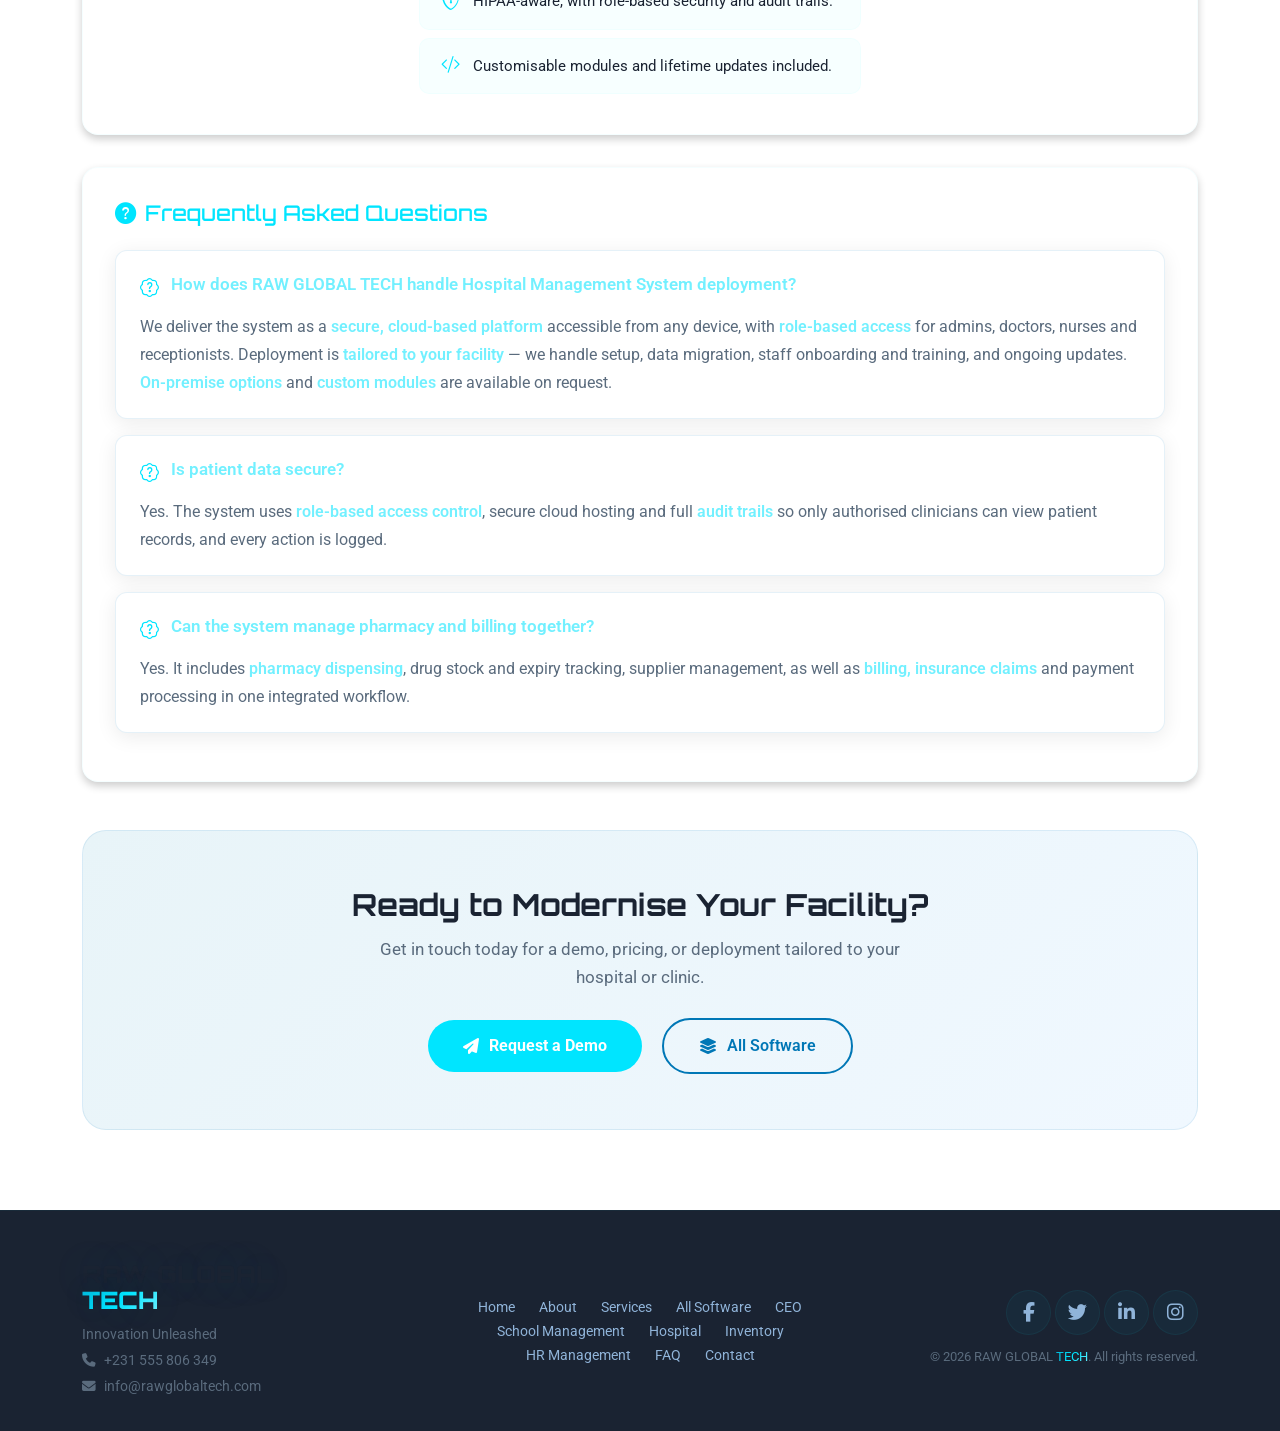
<file: hospital-management-features.html>
<!DOCTYPE html>
<html lang="en">
<head>
  <meta charset="UTF-8">
  <meta name="viewport" content="width=device-width, initial-scale=1.0">
  <title>Hospital Management System · RAW GLOBAL TECH</title>
  <meta name="description" content="RAW GLOBAL TECH Hospital Management System — patient records, clinical EHR, billing, pharmacy and staff management for clinics and hospitals.">
  <meta name="keywords" content="hospital management system, patient records, electronic health records, clinic software, medical billing software Liberia">
  <meta name="author" content="RAW GLOBAL TECH">
  <meta name="robots" content="index, follow">
  <meta name="theme-color" content="#0a0e1a">
  <link rel="canonical" href="https://www.rawglobaltech.com/hospital-management-features.html">
  <!-- Open Graph -->
  <meta property="og:type" content="website">
  <meta property="og:site_name" content="RAW GLOBAL TECH">
  <meta property="og:title" content="Hospital Management System · RAW GLOBAL TECH">
  <meta property="og:description" content="RAW GLOBAL TECH Hospital Management System — patient records, clinical EHR, billing, pharmacy and staff management for clinics and hospitals.">
  <meta property="og:url" content="https://www.rawglobaltech.com/hospital-management-features.html">
  <meta property="og:image" content="https://www.rawglobaltech.com/img/rgt_logo.png">
  <meta property="og:locale" content="en_US">
  <!-- Twitter -->
  <meta name="twitter:card" content="summary_large_image">
  <meta name="twitter:title" content="Hospital Management System · RAW GLOBAL TECH">
  <meta name="twitter:description" content="RAW GLOBAL TECH Hospital Management System — patient records, clinical EHR, billing, pharmacy and staff management for clinics and hospitals.">
  <meta name="twitter:image" content="https://www.rawglobaltech.com/img/rgt_logo.png">
  <!-- Structured data -->
  <script type="application/ld+json">
  {
    "@context": "https://schema.org",
    "@type": "Organization",
    "name": "RAW GLOBAL TECH",
    "alternateName": "RGT",
    "url": "https://www.rawglobaltech.com/",
    "logo": "https://www.rawglobaltech.com/img/rgt_logo.png",
    "description": "RAW GLOBAL TECH delivers IT equipment sales, software development, maintenance, consulting, installations and business management software in Liberia.",
    "email": "info@rawglobaltech.com",
    "telephone": "+231555806349",
    "address": { "@type": "PostalAddress", "addressCountry": "LR" },
    "sameAs": [ "https://www.facebook.com/richardarchemedeswilliamsjr" ]
  }
  </script>
  <script type="application/ld+json">
  {
    "@context": "https://schema.org",
    "@type": "SoftwareApplication",
    "name": "Hospital Management System",
    "applicationCategory": "BusinessApplication",
    "operatingSystem": "Web, Android, iOS",
    "url": "https://www.rawglobaltech.com/hospital-management-features.html",
    "offers": { "@type": "Offer", "price": "0", "priceCurrency": "USD" },
    "publisher": { "@type": "Organization", "name": "RAW GLOBAL TECH" }
  }
  </script>
  <!-- Favicon -->
  <link rel="icon" type="image/x-icon" href="img/favicon.ico">
  <link rel="shortcut icon" type="image/x-icon" href="img/favicon.ico">
  <!-- Bootstrap, Fonts, Icons, AOS -->
  <!-- Performance: preconnect to asset hosts -->
  <link rel="preconnect" href="https://fonts.googleapis.com">
  <link rel="preconnect" href="https://fonts.gstatic.com" crossorigin>
  <link rel="preconnect" href="https://cdn.jsdelivr.net">
  <link rel="preconnect" href="https://cdnjs.cloudflare.com">
  <link rel="preconnect" href="https://unpkg.com">
  <link href="https://cdn.jsdelivr.net/npm/bootstrap@5.3.0-alpha1/dist/css/bootstrap.min.css" rel="stylesheet">
  <link href="https://fonts.googleapis.com/css2?family=Roboto:wght@300;400;500;700;900&family=Orbitron:wght@400;600;700;900&family=Playfair+Display:wght@700&display=swap" rel="stylesheet">
  <link href="https://cdn.jsdelivr.net/npm/bootstrap-icons@1.10.0/font/bootstrap-icons.css" rel="stylesheet">
  <link rel="stylesheet" href="https://cdnjs.cloudflare.com/ajax/libs/font-awesome/6.4.0/css/all.min.css">
  <link href="https://unpkg.com/aos@2.3.1/dist/aos.css" rel="stylesheet">
  <!-- Shared site styles -->
  <link href="css/styles.css" rel="stylesheet">
</head>
<body>

<!-- ===== NAVBAR ===== -->
<nav class="navbar navbar-expand-lg fixed-top" id="mainNav" aria-label="Main navigation">
  <div class="container">
    <a class="navbar-brand" href="index.html">
      <img src="img/rgt_logo.png" alt="RAW GLOBAL TECH logo">
      RAW GLOBAL <span class="highlight">TECH</span>
    </a>
    <button class="navbar-toggler" type="button" data-bs-toggle="collapse" data-bs-target="#navbarNav" aria-label="Toggle navigation">
      <span class="navbar-toggler-icon"></span>
    </button>
    <div class="collapse navbar-collapse justify-content-end" id="navbarNav">
      <ul class="navbar-nav align-items-lg-center">
        <li class="nav-item"><a class="nav-link" href="index.html">Home</a></li>
        <li class="nav-item"><a class="nav-link" href="about.html">About</a></li>
        <li class="nav-item"><a class="nav-link" href="services.html">Services</a></li>
        <li class="nav-item"><a class="nav-link active" href="software.html" aria-current="page">Software</a></li>
        <li class="nav-item"><a class="nav-link" href="richardawilliamsjr.html">CEO</a></li>
        <li class="nav-item"><a class="nav-link" href="faq.html">FAQ</a></li>
        <li class="nav-item"><a class="nav-link" href="contact.html">Contact</a></li>
      </ul>
      <button id="themeToggle" class="theme-toggle ms-lg-2 mt-2 mt-lg-0" data-mode="auto" title="Theme: Auto (follows your device)" aria-label="Change theme. Current: Auto">
        <i class="fas fa-circle-half-stroke"></i>
        <span class="theme-toggle-label">Auto</span>
      </button>
    </div>
  </div>
</nav>

<!-- ===== PAGE HEADER ===== -->
<header class="page-header">
  <div class="crumbs"><a href="index.html">Home</a> &nbsp;//&nbsp; <a href="software.html">All Software</a> &nbsp;//&nbsp; Hospital Management</div>
  <h1 data-aos="fade-up">Hospital Management <span class="text-cyan">System</span></h1>
  <p class="lead-text" data-aos="fade-up" data-aos-delay="100">Our comprehensive Hospital Management System digitises patient care, clinical workflows, billing and administration — helping clinics and hospitals deliver safer, faster and more connected healthcare.</p>
</header>

<!-- ===== FEATURES ===== -->
<section class="section-dark">
  <div class="container">

    <!-- Patient Management -->
    <div class="feature-category" data-aos="fade-up" data-aos-delay="50">
      <h3><i class="bi bi-person-heart me-2"></i>Patient Management</h3>
      <ul class="feature-list">
        <li><i class="bi bi-person-vcard"></i><span><strong>Patient Registration & Records</strong> — Capture complete demographic, contact and insurance details in a unified profile.</span></li>
        <li><i class="bi bi-clipboard2-pulse"></i><span><strong>Medical History & Allergies</strong> — Track past diagnoses, allergies, chronic conditions and immunisations.</span></li>
        <li><i class="bi bi-calendar-check"></i><span><strong>Appointment Scheduling</strong> — Book, reschedule and manage appointments across departments and doctors.</span></li>
        <li><i class="bi bi-hospital"></i><span><strong>Bed & Ward Management</strong> — Monitor bed availability, admissions, transfers and discharges in real time.</span></li>
        <li><i class="bi bi-person-badge"></i><span><strong>Patient Portal</strong> — Let patients view records, appointments and results securely online.</span></li>
      </ul>
    </div>

    <!-- Clinical & EHR -->
    <div class="feature-category" data-aos="fade-up" data-aos-delay="50">
      <h3><i class="bi bi-activity me-2"></i>Clinical & Electronic Health Records</h3>
      <ul class="feature-list">
        <li><i class="bi bi-file-medical"></i><span><strong>Electronic Health Records (EHR)</strong> — Centralised digital charts accessible to authorised clinicians.</span></li>
        <li><i class="bi bi-journal-medical"></i><span><strong>Consultation & Notes</strong> — Structured doctor notes, diagnosis and treatment plans per visit.</span></li>
        <li><i class="bi bi-capsule"></i><span><strong>Prescription Management</strong> — Generate, print and track digital prescriptions with dosage guidance.</span></li>
        <li><i class="bi bi-droplet-half"></i><span><strong>Lab & Diagnostics</strong> — Order tests, capture results and link them directly to patient charts.</span></li>
        <li><i class="bi bi-heart-pulse"></i><span><strong>Vital Signs Tracking</strong> — Record and trend temperature, blood pressure, pulse and oxygen over time.</span></li>
      </ul>
    </div>

    <!-- Billing & Finance -->
    <div class="feature-category" data-aos="fade-up" data-aos-delay="50">
      <h3><i class="bi bi-credit-card-fill me-2"></i>Billing & Finance</h3>
      <ul class="feature-list">
        <li><i class="bi bi-receipt"></i><span><strong>Billing & Invoicing</strong> — Auto-generate itemised bills for consultations, procedures and admissions.</span></li>
        <li><i class="bi bi-shield-check"></i><span><strong>Insurance Claims</strong> — Manage cover verification, claims submission and reimbursements.</span></li>
        <li><i class="bi bi-cash-coin"></i><span><strong>Payment Processing</strong> — Accept cash, card and mobile payments with instant receipts.</span></li>
        <li><i class="bi bi-graph-up"></i><span><strong>Financial Reports</strong> — Revenue, expense and outstanding-balance reports for management.</span></li>
      </ul>
    </div>

    <!-- Pharmacy & Inventory -->
    <div class="feature-category" data-aos="fade-up" data-aos-delay="50">
      <h3><i class="bi bi-bag-plus me-2"></i>Pharmacy & Inventory</h3>
      <ul class="feature-list">
        <li><i class="bi bi-prescription2"></i><span><strong>Pharmacy Dispensing</strong> — Fill prescriptions and track dispensed medication against patient visits.</span></li>
        <li><i class="bi bi-box-seam"></i><span><strong>Drug Stock & Expiry</strong> — Monitor stock levels, batches and expiry dates to prevent wastage.</span></li>
        <li><i class="bi bi-truck"></i><span><strong>Supplier Management</strong> — Manage vendors, purchase orders and restocking workflows.</span></li>
      </ul>
    </div>

    <!-- Staff & Administration -->
    <div class="feature-category" data-aos="fade-up" data-aos-delay="50">
      <h3><i class="bi bi-people-fill me-2"></i>Staff & Administration</h3>
      <ul class="feature-list">
        <li><i class="bi bi-person-badge"></i><span><strong>Doctor & Staff Management</strong> — Maintain credentials, departments and schedules for every user.</span></li>
        <li><i class="bi bi-calendar-week"></i><span><strong>Duty Roster</strong> — Plan shifts, on-call rotations and ward assignments.</span></li>
        <li><i class="bi bi-shield-lock"></i><span><strong>Role-Based Access Control</strong> — Secure data with distinct admin, doctor, nurse and receptionist roles.</span></li>
        <li><i class="bi bi-bar-chart"></i><span><strong>Reports & Analytics</strong> — OPD/IPD statistics, patient flow and operational dashboards.</span></li>
      </ul>
    </div>

    <!-- Communication -->
    <div class="feature-category" data-aos="fade-up" data-aos-delay="50">
      <h3><i class="bi bi-chat-dots me-2"></i>Communication & Alerts</h3>
      <ul class="feature-list">
        <li><i class="bi bi-bell"></i><span><strong>SMS & Email Notifications</strong> — Send appointment reminders and result alerts to patients.</span></li>
        <li><i class="bi bi-exclamation-triangle"></i><span><strong>Emergency Alerts</strong> — Flag critical cases and notify the right team instantly.</span></li>
      </ul>
    </div>

    <!-- Why Choose -->
    <div class="feature-category text-center" data-aos="fade-up" data-aos-delay="50">
      <h3><i class="bi bi-patch-check-fill me-2"></i>Why Choose Our System</h3>
      <ul class="feature-list d-inline-block text-start mb-0">
        <li><i class="bi bi-cloud"></i><span>Cloud-based, secure and accessible from any device.</span></li>
        <li><i class="bi bi-hospital"></i><span>Designed for clinics, hospitals and specialised centres.</span></li>
        <li><i class="bi bi-shield-lock"></i><span>HIPAA-aware, with role-based security and audit trails.</span></li>
        <li><i class="bi bi-code-slash"></i><span>Customisable modules and lifetime updates included.</span></li>
      </ul>
    </div>

    <!-- FAQ -->
    <div class="feature-category" data-aos="fade-up" data-aos-delay="50">
      <h3><i class="bi bi-question-circle-fill me-2"></i>Frequently Asked Questions</h3>
      <div class="faq-item">
        <p class="faq-q"><i class="bi bi-patch-question"></i><span>How does RAW GLOBAL TECH handle Hospital Management System deployment?</span></p>
        <p class="faq-a">We deliver the system as a <strong>secure, cloud-based platform</strong> accessible from any device, with <strong>role-based access</strong> for admins, doctors, nurses and receptionists. Deployment is <strong>tailored to your facility</strong> — we handle setup, data migration, staff onboarding and training, and ongoing updates. <strong>On-premise options</strong> and <strong>custom modules</strong> are available on request.</p>
      </div>
      <div class="faq-item">
        <p class="faq-q"><i class="bi bi-patch-question"></i><span>Is patient data secure?</span></p>
        <p class="faq-a">Yes. The system uses <strong>role-based access control</strong>, secure cloud hosting and full <strong>audit trails</strong> so only authorised clinicians can view patient records, and every action is logged.</p>
      </div>
      <div class="faq-item">
        <p class="faq-q"><i class="bi bi-patch-question"></i><span>Can the system manage pharmacy and billing together?</span></p>
        <p class="faq-a">Yes. It includes <strong>pharmacy dispensing</strong>, drug stock and expiry tracking, supplier management, as well as <strong>billing, insurance claims</strong> and payment processing in one integrated workflow.</p>
      </div>
    </div>

    <!-- CTA -->
    <div class="row mt-5">
      <div class="col-12" data-aos="zoom-in">
        <div class="cta-band">
          <h3>Ready to Modernise Your Facility?</h3>
          <p>Get in touch today for a demo, pricing, or deployment tailored to your hospital or clinic.</p>
          <a href="contact.html" class="btn-cyan"><i class="fas fa-paper-plane"></i> Request a Demo</a>
          <a href="software.html" class="btn-outline-custom ms-lg-3 mt-3 mt-lg-0"><i class="fas fa-layer-group"></i> All Software</a>
        </div>
      </div>
    </div>

  </div>
</section>

<!-- ===== FOOTER ===== -->
<footer class="footer">
  <div class="container">
    <div class="row g-4 align-items-center">
      <div class="col-lg-4 text-center text-lg-start">
        <div class="footer-brand">RAW GLOBAL <br><span class="highlight">TECH</span></div>
        <p>Innovation Unleashed</p>
        <p style="font-size:0.85rem;"><i class="fas fa-phone me-2"></i>+231 555 806 349</p>
        <p style="font-size:0.85rem;"><i class="fas fa-envelope me-2"></i>info@rawglobaltech.com</p>
      </div>
      <div class="col-lg-4 text-center">
        <div class="footer-links">
          <a href="index.html">Home</a>
          <a href="about.html">About</a>
          <a href="services.html">Services</a>
          <a href="software.html">All Software</a>
          <a href="richardawilliamsjr.html">CEO</a>
          <a href="school-management-features.html">School Management</a>
          <a href="hospital-management-features.html">Hospital</a>
          <a href="inventory-management-features.html">Inventory</a>
          <a href="hr-management-features.html">HR Management</a>
          <a href="faq.html">FAQ</a>
          <a href="contact.html">Contact</a>
        </div>
      </div>
      <div class="col-lg-4 text-center text-lg-end">
        <div>
          <a href="https://www.facebook.com/richardarchemedeswilliamsjr" class="social-link"><i class="fab fa-facebook-f"></i></a>
          <a href="#" class="social-link"><i class="fab fa-twitter"></i></a>
          <a href="https://www.linkedin.com/in/richard-a-williams-jr-397a77150?utm_source=share_via&utm_content=profile&utm_medium=member_android" class="social-link"><i class="fab fa-linkedin-in"></i></a>
          <a href="#" class="social-link"><i class="fab fa-instagram"></i></a>
        </div>
        <p style="font-size:0.8rem;margin-top:12px;">&copy; <span class="footer-year">2025</span> RAW GLOBAL <span class="highlight">TECH</span>. All rights reserved.</p>
      </div>
    </div>
  </div>
</footer>

  <!-- FAQ structured data -->
  <script type="application/ld+json">
  {
    "@context": "https://schema.org",
    "@type": "FAQPage",
    "mainEntity": [
      {
        "@type": "Question",
        "name": "How does RAW GLOBAL TECH handle Hospital Management System deployment?",
        "acceptedAnswer": {
          "@type": "Answer",
          "text": "We deliver the system as a secure, cloud-based platform accessible from any device, with role-based access for admins, doctors, nurses and receptionists. Deployment is tailored to your facility — we handle setup, data migration, staff onboarding and training, and ongoing updates. On-premise options and custom modules are available on request."
        }
      },
      {
        "@type": "Question",
        "name": "Is patient data secure?",
        "acceptedAnswer": {
          "@type": "Answer",
          "text": "Yes. The system uses role-based access control, secure cloud hosting and full audit trails so only authorised clinicians can view patient records, and every action is logged."
        }
      },
      {
        "@type": "Question",
        "name": "Can the system manage pharmacy and billing together?",
        "acceptedAnswer": {
          "@type": "Answer",
          "text": "Yes. It includes pharmacy dispensing, drug stock and expiry tracking, supplier management, as well as billing, insurance claims and payment processing in one integrated workflow."
        }
      }
    ]
  }
  </script>

<!-- ===== SCRIPTS ===== -->
<script src="https://cdn.jsdelivr.net/npm/bootstrap@5.3.0-alpha1/dist/js/bootstrap.bundle.min.js"></script>
<script src="https://unpkg.com/aos@2.3.1/dist/aos.js"></script>
<script src="js/main.js"></script>
</body>
</html>
</file>
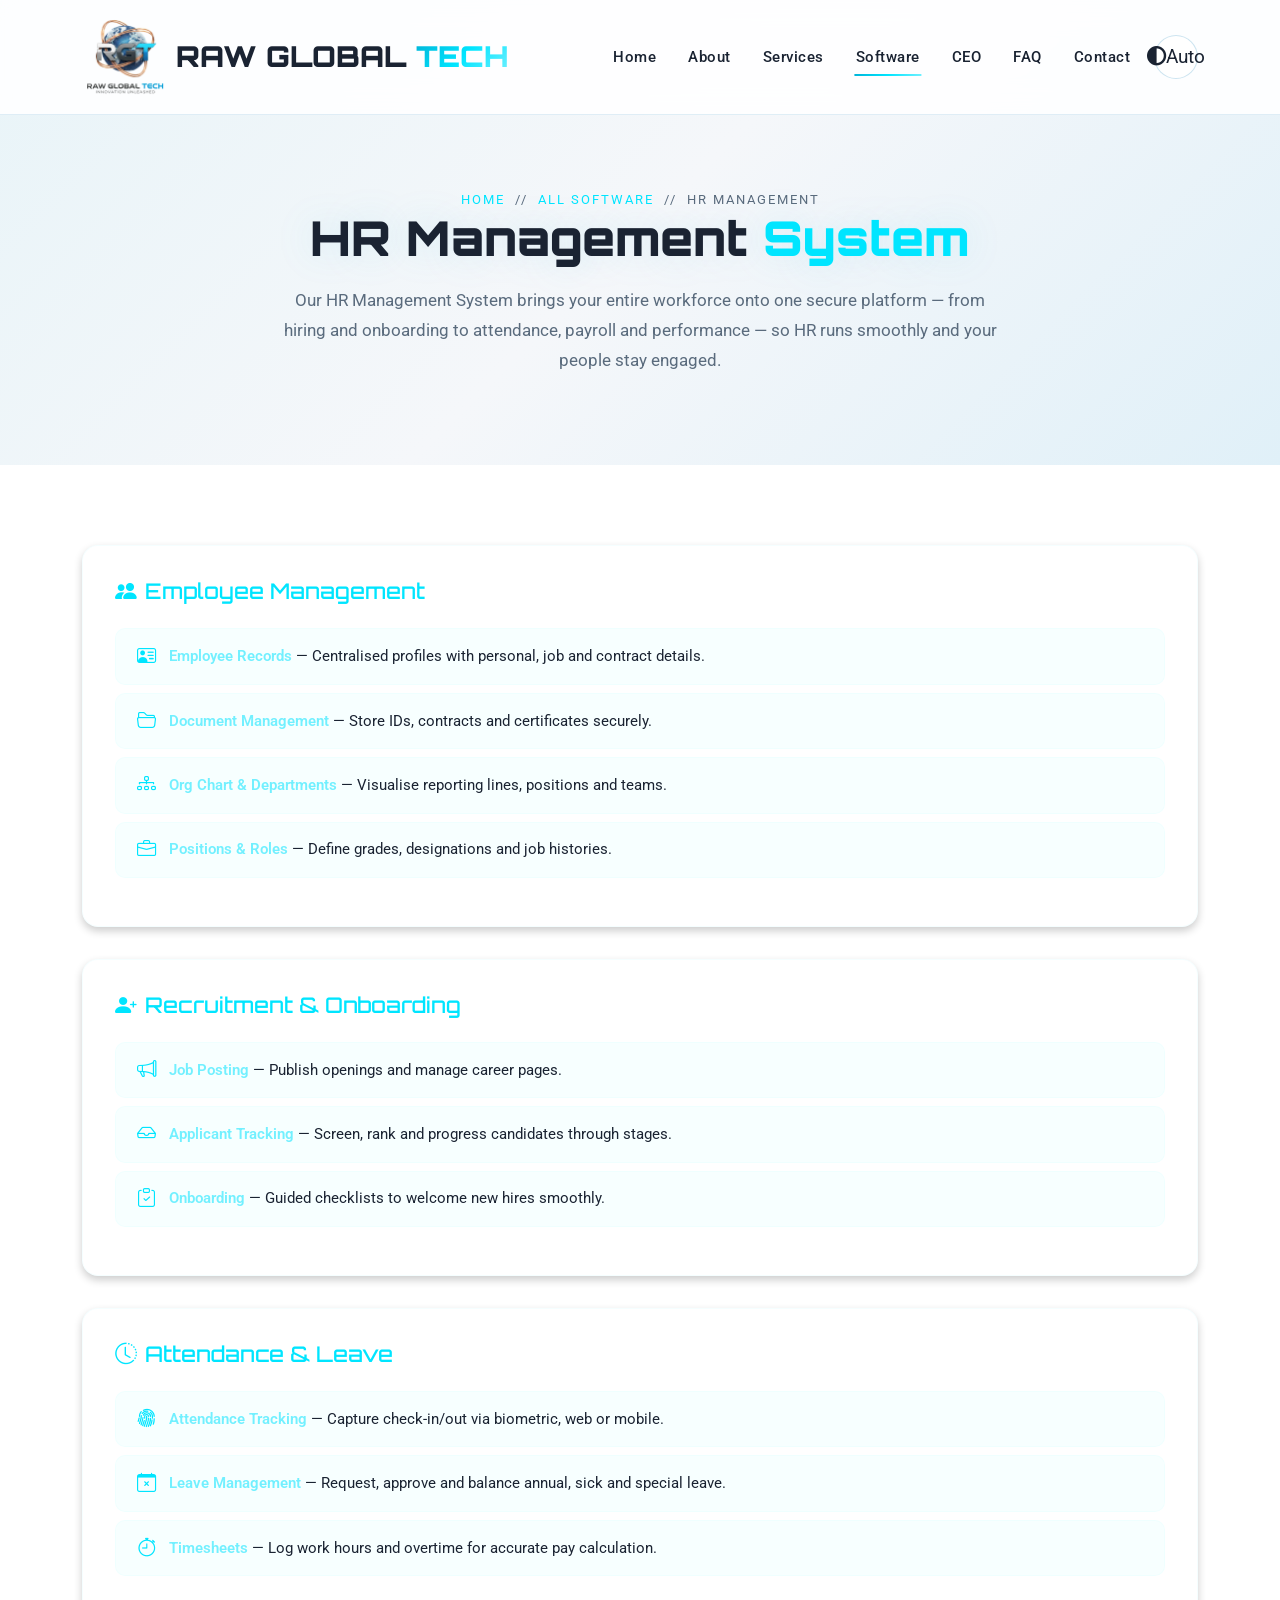
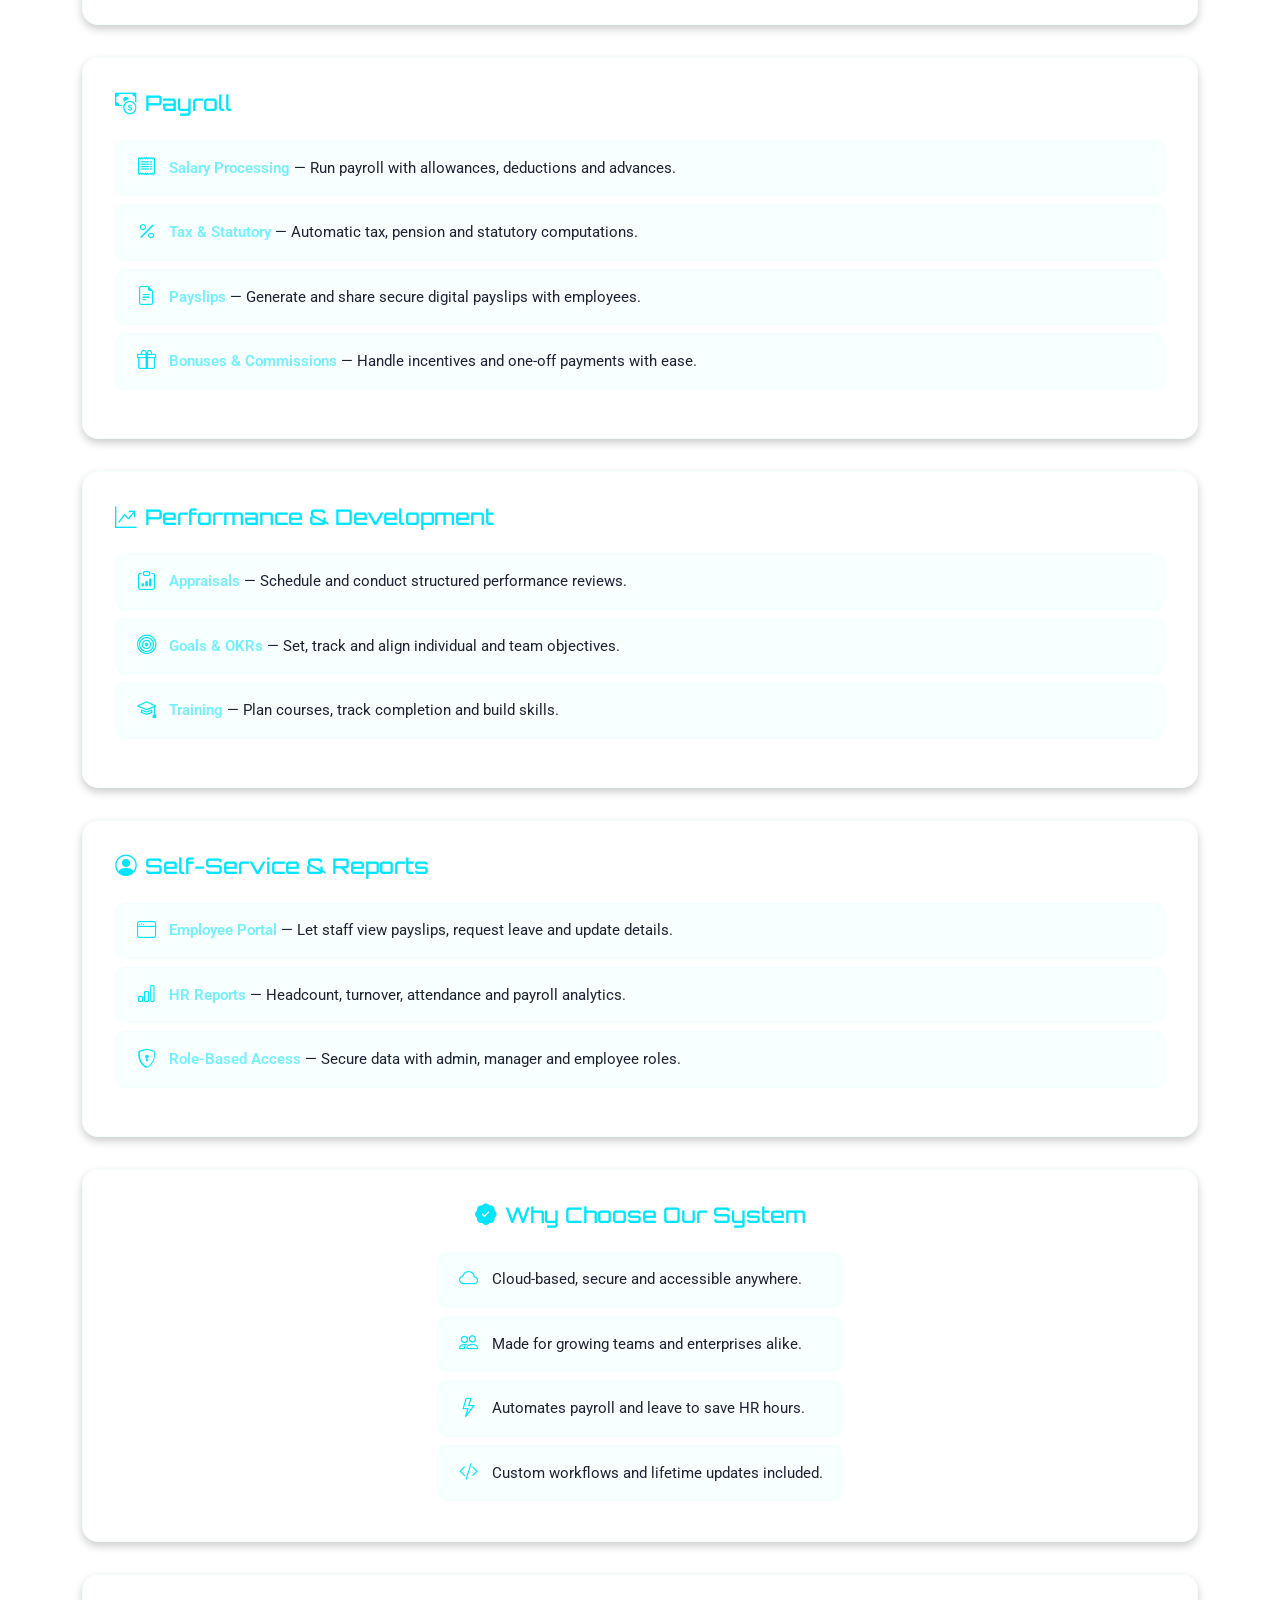
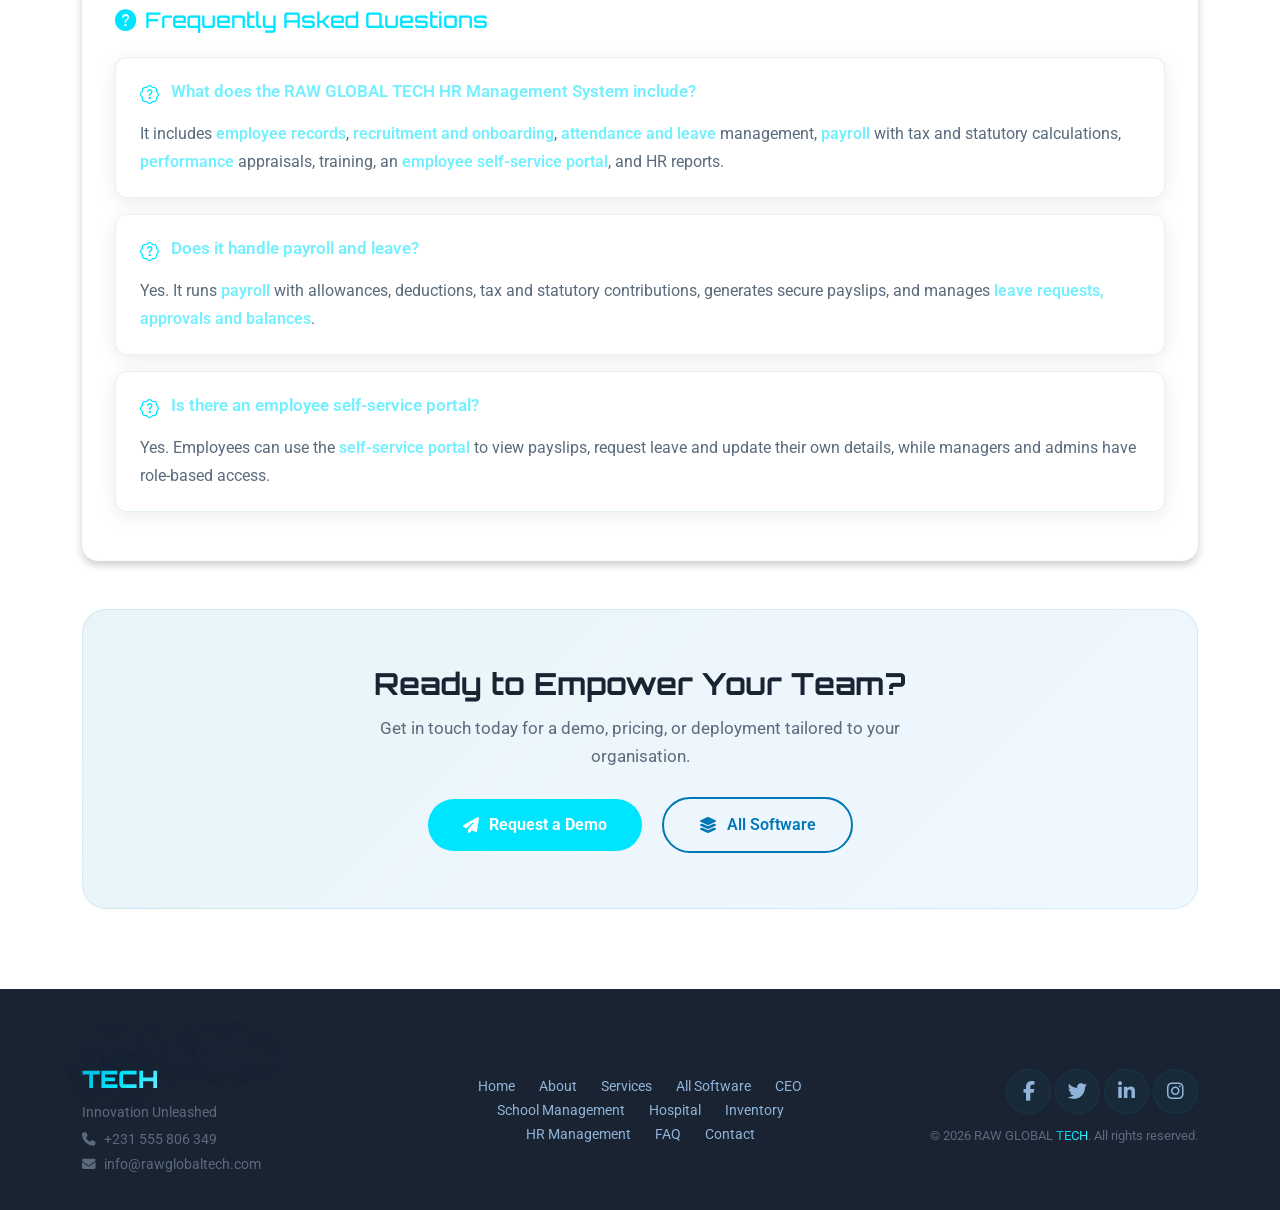
<file: hr-management-features.html>
<!DOCTYPE html>
<html lang="en">
<head>
  <meta charset="UTF-8">
  <meta name="viewport" content="width=device-width, initial-scale=1.0">
  <title>HR Management System · RAW GLOBAL TECH</title>
  <meta name="description" content="RAW GLOBAL TECH HR Management System — manage employees, recruitment, attendance, leave, payroll and performance in one secure system.">
  <meta name="keywords" content="HR management software, payroll software, attendance tracking, recruitment software, leave management Liberia">
  <meta name="author" content="RAW GLOBAL TECH">
  <meta name="robots" content="index, follow">
  <meta name="theme-color" content="#0a0e1a">
  <link rel="canonical" href="https://www.rawglobaltech.com/hr-management-features.html">
  <!-- Open Graph -->
  <meta property="og:type" content="website">
  <meta property="og:site_name" content="RAW GLOBAL TECH">
  <meta property="og:title" content="HR Management System · RAW GLOBAL TECH">
  <meta property="og:description" content="RAW GLOBAL TECH HR Management System — manage employees, recruitment, attendance, leave, payroll and performance in one secure system.">
  <meta property="og:url" content="https://www.rawglobaltech.com/hr-management-features.html">
  <meta property="og:image" content="https://www.rawglobaltech.com/img/rgt_logo.png">
  <meta property="og:locale" content="en_US">
  <!-- Twitter -->
  <meta name="twitter:card" content="summary_large_image">
  <meta name="twitter:title" content="HR Management System · RAW GLOBAL TECH">
  <meta name="twitter:description" content="RAW GLOBAL TECH HR Management System — manage employees, recruitment, attendance, leave, payroll and performance in one secure system.">
  <meta name="twitter:image" content="https://www.rawglobaltech.com/img/rgt_logo.png">
  <!-- Structured data -->
  <script type="application/ld+json">
  {
    "@context": "https://schema.org",
    "@type": "Organization",
    "name": "RAW GLOBAL TECH",
    "alternateName": "RGT",
    "url": "https://www.rawglobaltech.com/",
    "logo": "https://www.rawglobaltech.com/img/rgt_logo.png",
    "description": "RAW GLOBAL TECH delivers IT equipment sales, software development, maintenance, consulting, installations and business management software in Liberia.",
    "email": "info@rawglobaltech.com",
    "telephone": "+231555806349",
    "address": { "@type": "PostalAddress", "addressCountry": "LR" },
    "sameAs": [ "https://www.facebook.com/richardarchemedeswilliamsjr" ]
  }
  </script>
  <script type="application/ld+json">
  {
    "@context": "https://schema.org",
    "@type": "SoftwareApplication",
    "name": "HR Management System",
    "applicationCategory": "BusinessApplication",
    "operatingSystem": "Web, Android, iOS",
    "url": "https://www.rawglobaltech.com/hr-management-features.html",
    "offers": { "@type": "Offer", "price": "0", "priceCurrency": "USD" },
    "publisher": { "@type": "Organization", "name": "RAW GLOBAL TECH" }
  }
  </script>
  <!-- Favicon -->
  <link rel="icon" type="image/x-icon" href="img/favicon.ico">
  <link rel="shortcut icon" type="image/x-icon" href="img/favicon.ico">
  <!-- Bootstrap, Fonts, Icons, AOS -->
  <!-- Performance: preconnect to asset hosts -->
  <link rel="preconnect" href="https://fonts.googleapis.com">
  <link rel="preconnect" href="https://fonts.gstatic.com" crossorigin>
  <link rel="preconnect" href="https://cdn.jsdelivr.net">
  <link rel="preconnect" href="https://cdnjs.cloudflare.com">
  <link rel="preconnect" href="https://unpkg.com">
  <link href="https://cdn.jsdelivr.net/npm/bootstrap@5.3.0-alpha1/dist/css/bootstrap.min.css" rel="stylesheet">
  <link href="https://fonts.googleapis.com/css2?family=Roboto:wght@300;400;500;700;900&family=Orbitron:wght@400;600;700;900&family=Playfair+Display:wght@700&display=swap" rel="stylesheet">
  <link href="https://cdn.jsdelivr.net/npm/bootstrap-icons@1.10.0/font/bootstrap-icons.css" rel="stylesheet">
  <link rel="stylesheet" href="https://cdnjs.cloudflare.com/ajax/libs/font-awesome/6.4.0/css/all.min.css">
  <link href="https://unpkg.com/aos@2.3.1/dist/aos.css" rel="stylesheet">
  <!-- Shared site styles -->
  <link href="css/styles.css" rel="stylesheet">
</head>
<body>

<!-- ===== NAVBAR ===== -->
<nav class="navbar navbar-expand-lg fixed-top" id="mainNav" aria-label="Main navigation">
  <div class="container">
    <a class="navbar-brand" href="index.html">
      <img src="img/rgt_logo.png" alt="RAW GLOBAL TECH logo">
      RAW GLOBAL <span class="highlight">TECH</span>
    </a>
    <button class="navbar-toggler" type="button" data-bs-toggle="collapse" data-bs-target="#navbarNav" aria-label="Toggle navigation">
      <span class="navbar-toggler-icon"></span>
    </button>
    <div class="collapse navbar-collapse justify-content-end" id="navbarNav">
      <ul class="navbar-nav align-items-lg-center">
        <li class="nav-item"><a class="nav-link" href="index.html">Home</a></li>
        <li class="nav-item"><a class="nav-link" href="about.html">About</a></li>
        <li class="nav-item"><a class="nav-link" href="services.html">Services</a></li>
        <li class="nav-item"><a class="nav-link active" href="software.html" aria-current="page">Software</a></li>
        <li class="nav-item"><a class="nav-link" href="richardawilliamsjr.html">CEO</a></li>
        <li class="nav-item"><a class="nav-link" href="faq.html">FAQ</a></li>
        <li class="nav-item"><a class="nav-link" href="contact.html">Contact</a></li>
      </ul>
      <button id="themeToggle" class="theme-toggle ms-lg-2 mt-2 mt-lg-0" data-mode="auto" title="Theme: Auto (follows your device)" aria-label="Change theme. Current: Auto">
        <i class="fas fa-circle-half-stroke"></i>
        <span class="theme-toggle-label">Auto</span>
      </button>
    </div>
  </div>
</nav>

<!-- ===== PAGE HEADER ===== -->
<header class="page-header">
  <div class="crumbs"><a href="index.html">Home</a> &nbsp;//&nbsp; <a href="software.html">All Software</a> &nbsp;//&nbsp; HR Management</div>
  <h1 data-aos="fade-up">HR Management <span class="text-cyan">System</span></h1>
  <p class="lead-text" data-aos="fade-up" data-aos-delay="100">Our HR Management System brings your entire workforce onto one secure platform — from hiring and onboarding to attendance, payroll and performance — so HR runs smoothly and your people stay engaged.</p>
</header>

<!-- ===== FEATURES ===== -->
<section class="section-dark">
  <div class="container">

    <!-- Employee Management -->
    <div class="feature-category" data-aos="fade-up" data-aos-delay="50">
      <h3><i class="bi bi-people-fill me-2"></i>Employee Management</h3>
      <ul class="feature-list">
        <li><i class="bi bi-person-vcard"></i><span><strong>Employee Records</strong> — Centralised profiles with personal, job and contract details.</span></li>
        <li><i class="bi bi-folder2-open"></i><span><strong>Document Management</strong> — Store IDs, contracts and certificates securely.</span></li>
        <li><i class="bi bi-diagram-3"></i><span><strong>Org Chart & Departments</strong> — Visualise reporting lines, positions and teams.</span></li>
        <li><i class="bi bi-briefcase"></i><span><strong>Positions & Roles</strong> — Define grades, designations and job histories.</span></li>
      </ul>
    </div>

    <!-- Recruitment -->
    <div class="feature-category" data-aos="fade-up" data-aos-delay="50">
      <h3><i class="bi bi-person-plus-fill me-2"></i>Recruitment & Onboarding</h3>
      <ul class="feature-list">
        <li><i class="bi bi-megaphone"></i><span><strong>Job Posting</strong> — Publish openings and manage career pages.</span></li>
        <li><i class="bi bi-inbox"></i><span><strong>Applicant Tracking</strong> — Screen, rank and progress candidates through stages.</span></li>
        <li><i class="bi bi-clipboard-check"></i><span><strong>Onboarding</strong> — Guided checklists to welcome new hires smoothly.</span></li>
      </ul>
    </div>

    <!-- Attendance & Leave -->
    <div class="feature-category" data-aos="fade-up" data-aos-delay="50">
      <h3><i class="bi bi-clock-history me-2"></i>Attendance & Leave</h3>
      <ul class="feature-list">
        <li><i class="bi bi-fingerprint"></i><span><strong>Attendance Tracking</strong> — Capture check-in/out via biometric, web or mobile.</span></li>
        <li><i class="bi bi-calendar-x"></i><span><strong>Leave Management</strong> — Request, approve and balance annual, sick and special leave.</span></li>
        <li><i class="bi bi-stopwatch"></i><span><strong>Timesheets</strong> — Log work hours and overtime for accurate pay calculation.</span></li>
      </ul>
    </div>

    <!-- Payroll -->
    <div class="feature-category" data-aos="fade-up" data-aos-delay="50">
      <h3><i class="bi bi-cash-coin me-2"></i>Payroll</h3>
      <ul class="feature-list">
        <li><i class="bi bi-receipt"></i><span><strong>Salary Processing</strong> — Run payroll with allowances, deductions and advances.</span></li>
        <li><i class="bi bi-percent"></i><span><strong>Tax & Statutory</strong> — Automatic tax, pension and statutory computations.</span></li>
        <li><i class="bi bi-file-earmark-text"></i><span><strong>Payslips</strong> — Generate and share secure digital payslips with employees.</span></li>
        <li><i class="bi bi-gift"></i><span><strong>Bonuses & Commissions</strong> — Handle incentives and one-off payments with ease.</span></li>
      </ul>
    </div>

    <!-- Performance -->
    <div class="feature-category" data-aos="fade-up" data-aos-delay="50">
      <h3><i class="bi bi-graph-up-arrow me-2"></i>Performance & Development</h3>
      <ul class="feature-list">
        <li><i class="bi bi-clipboard-data"></i><span><strong>Appraisals</strong> — Schedule and conduct structured performance reviews.</span></li>
        <li><i class="bi bi-bullseye"></i><span><strong>Goals & OKRs</strong> — Set, track and align individual and team objectives.</span></li>
        <li><i class="bi bi-mortarboard"></i><span><strong>Training</strong> — Plan courses, track completion and build skills.</span></li>
      </ul>
    </div>

    <!-- Self-service & Reports -->
    <div class="feature-category" data-aos="fade-up" data-aos-delay="50">
      <h3><i class="bi bi-person-circle me-2"></i>Self-Service & Reports</h3>
      <ul class="feature-list">
        <li><i class="bi bi-window"></i><span><strong>Employee Portal</strong> — Let staff view payslips, request leave and update details.</span></li>
        <li><i class="bi bi-bar-chart"></i><span><strong>HR Reports</strong> — Headcount, turnover, attendance and payroll analytics.</span></li>
        <li><i class="bi bi-shield-lock"></i><span><strong>Role-Based Access</strong> — Secure data with admin, manager and employee roles.</span></li>
      </ul>
    </div>

    <!-- Why Choose -->
    <div class="feature-category text-center" data-aos="fade-up" data-aos-delay="50">
      <h3><i class="bi bi-patch-check-fill me-2"></i>Why Choose Our System</h3>
      <ul class="feature-list d-inline-block text-start mb-0">
        <li><i class="bi bi-cloud"></i><span>Cloud-based, secure and accessible anywhere.</span></li>
        <li><i class="bi bi-people"></i><span>Made for growing teams and enterprises alike.</span></li>
        <li><i class="bi bi-lightning"></i><span>Automates payroll and leave to save HR hours.</span></li>
        <li><i class="bi bi-code-slash"></i><span>Custom workflows and lifetime updates included.</span></li>
      </ul>
    </div>

    <!-- FAQ -->
    <div class="feature-category" data-aos="fade-up" data-aos-delay="50">
      <h3><i class="bi bi-question-circle-fill me-2"></i>Frequently Asked Questions</h3>
      <div class="faq-item">
        <p class="faq-q"><i class="bi bi-patch-question"></i><span>What does the RAW GLOBAL TECH HR Management System include?</span></p>
        <p class="faq-a">It includes <strong>employee records</strong>, <strong>recruitment and onboarding</strong>, <strong>attendance and leave</strong> management, <strong>payroll</strong> with tax and statutory calculations, <strong>performance</strong> appraisals, training, an <strong>employee self-service portal</strong>, and HR reports.</p>
      </div>
      <div class="faq-item">
        <p class="faq-q"><i class="bi bi-patch-question"></i><span>Does it handle payroll and leave?</span></p>
        <p class="faq-a">Yes. It runs <strong>payroll</strong> with allowances, deductions, tax and statutory contributions, generates secure payslips, and manages <strong>leave requests, approvals and balances</strong>.</p>
      </div>
      <div class="faq-item">
        <p class="faq-q"><i class="bi bi-patch-question"></i><span>Is there an employee self-service portal?</span></p>
        <p class="faq-a">Yes. Employees can use the <strong>self-service portal</strong> to view payslips, request leave and update their own details, while managers and admins have role-based access.</p>
      </div>
    </div>

    <!-- CTA -->
    <div class="row mt-5">
      <div class="col-12" data-aos="zoom-in">
        <div class="cta-band">
          <h3>Ready to Empower Your Team?</h3>
          <p>Get in touch today for a demo, pricing, or deployment tailored to your organisation.</p>
          <a href="contact.html" class="btn-cyan"><i class="fas fa-paper-plane"></i> Request a Demo</a>
          <a href="software.html" class="btn-outline-custom ms-lg-3 mt-3 mt-lg-0"><i class="fas fa-layer-group"></i> All Software</a>
        </div>
      </div>
    </div>

  </div>
</section>

<!-- ===== FOOTER ===== -->
<footer class="footer">
  <div class="container">
    <div class="row g-4 align-items-center">
      <div class="col-lg-4 text-center text-lg-start">
        <div class="footer-brand">RAW GLOBAL <br><span class="highlight">TECH</span></div>
        <p>Innovation Unleashed</p>
        <p style="font-size:0.85rem;"><i class="fas fa-phone me-2"></i>+231 555 806 349</p>
        <p style="font-size:0.85rem;"><i class="fas fa-envelope me-2"></i>info@rawglobaltech.com</p>
      </div>
      <div class="col-lg-4 text-center">
        <div class="footer-links">
          <a href="index.html">Home</a>
          <a href="about.html">About</a>
          <a href="services.html">Services</a>
          <a href="software.html">All Software</a>
          <a href="richardawilliamsjr.html">CEO</a>
          <a href="school-management-features.html">School Management</a>
          <a href="hospital-management-features.html">Hospital</a>
          <a href="inventory-management-features.html">Inventory</a>
          <a href="hr-management-features.html">HR Management</a>
          <a href="faq.html">FAQ</a>
          <a href="contact.html">Contact</a>
        </div>
      </div>
      <div class="col-lg-4 text-center text-lg-end">
        <div>
          <a href="https://www.facebook.com/richardarchemedeswilliamsjr" class="social-link"><i class="fab fa-facebook-f"></i></a>
          <a href="#" class="social-link"><i class="fab fa-twitter"></i></a>
          <a href="https://www.linkedin.com/in/richard-a-williams-jr-397a77150?utm_source=share_via&utm_content=profile&utm_medium=member_android" class="social-link"><i class="fab fa-linkedin-in"></i></a>
          <a href="#" class="social-link"><i class="fab fa-instagram"></i></a>
        </div>
        <p style="font-size:0.8rem;margin-top:12px;">&copy; <span class="footer-year">2025</span> RAW GLOBAL <span class="highlight">TECH</span>. All rights reserved.</p>
      </div>
    </div>
  </div>
</footer>

  <!-- FAQ structured data -->
  <script type="application/ld+json">
  {
    "@context": "https://schema.org",
    "@type": "FAQPage",
    "mainEntity": [
      {
        "@type": "Question",
        "name": "What does the RAW GLOBAL TECH HR Management System include?",
        "acceptedAnswer": {
          "@type": "Answer",
          "text": "It includes employee records, recruitment and onboarding, attendance and leave management, payroll with tax and statutory calculations, performance appraisals, training, an employee self-service portal, and HR reports."
        }
      },
      {
        "@type": "Question",
        "name": "Does it handle payroll and leave?",
        "acceptedAnswer": {
          "@type": "Answer",
          "text": "Yes. It runs payroll with allowances, deductions, tax and statutory contributions, generates secure payslips, and manages leave requests, approvals and balances."
        }
      },
      {
        "@type": "Question",
        "name": "Is there an employee self-service portal?",
        "acceptedAnswer": {
          "@type": "Answer",
          "text": "Yes. Employees can use the self-service portal to view payslips, request leave and update their own details, while managers and admins have role-based access."
        }
      }
    ]
  }
  </script>

<!-- ===== SCRIPTS ===== -->
<script src="https://cdn.jsdelivr.net/npm/bootstrap@5.3.0-alpha1/dist/js/bootstrap.bundle.min.js"></script>
<script src="https://unpkg.com/aos@2.3.1/dist/aos.js"></script>
<script src="js/main.js"></script>
</body>
</html>
</file>
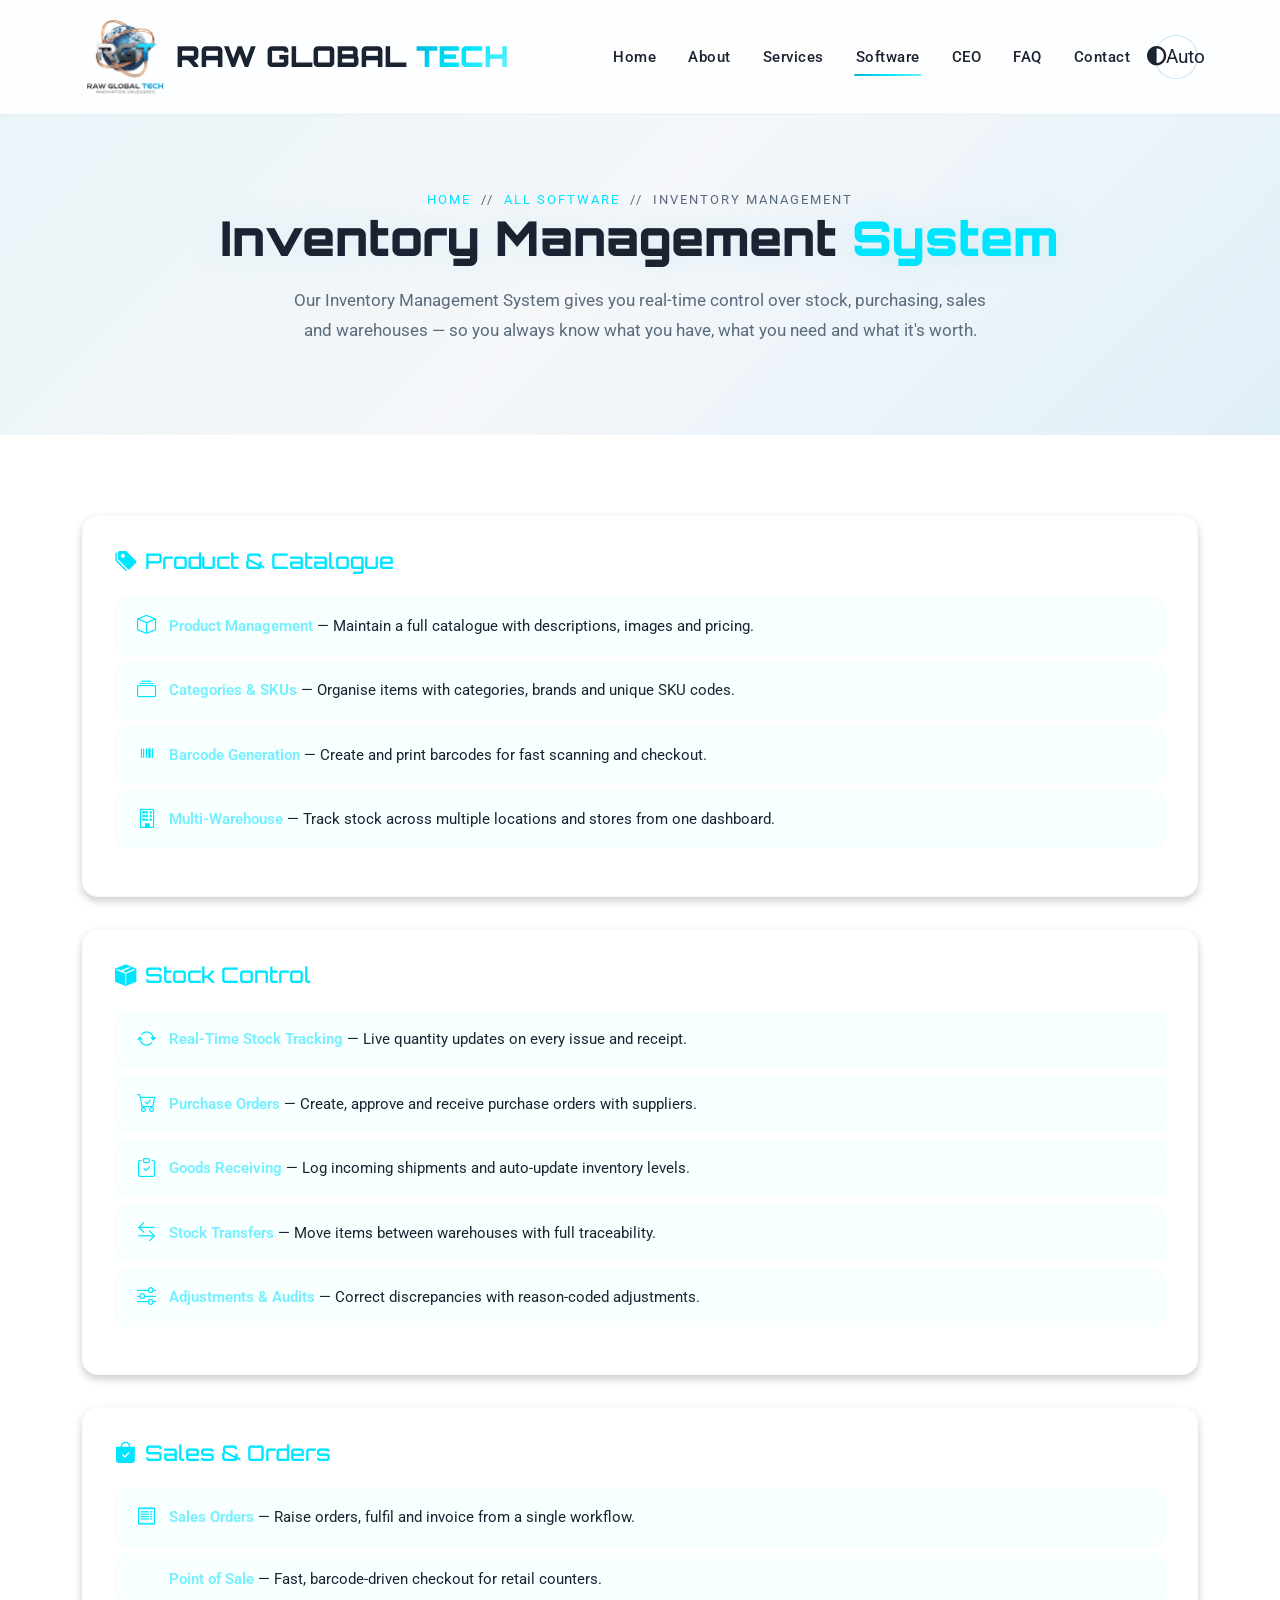
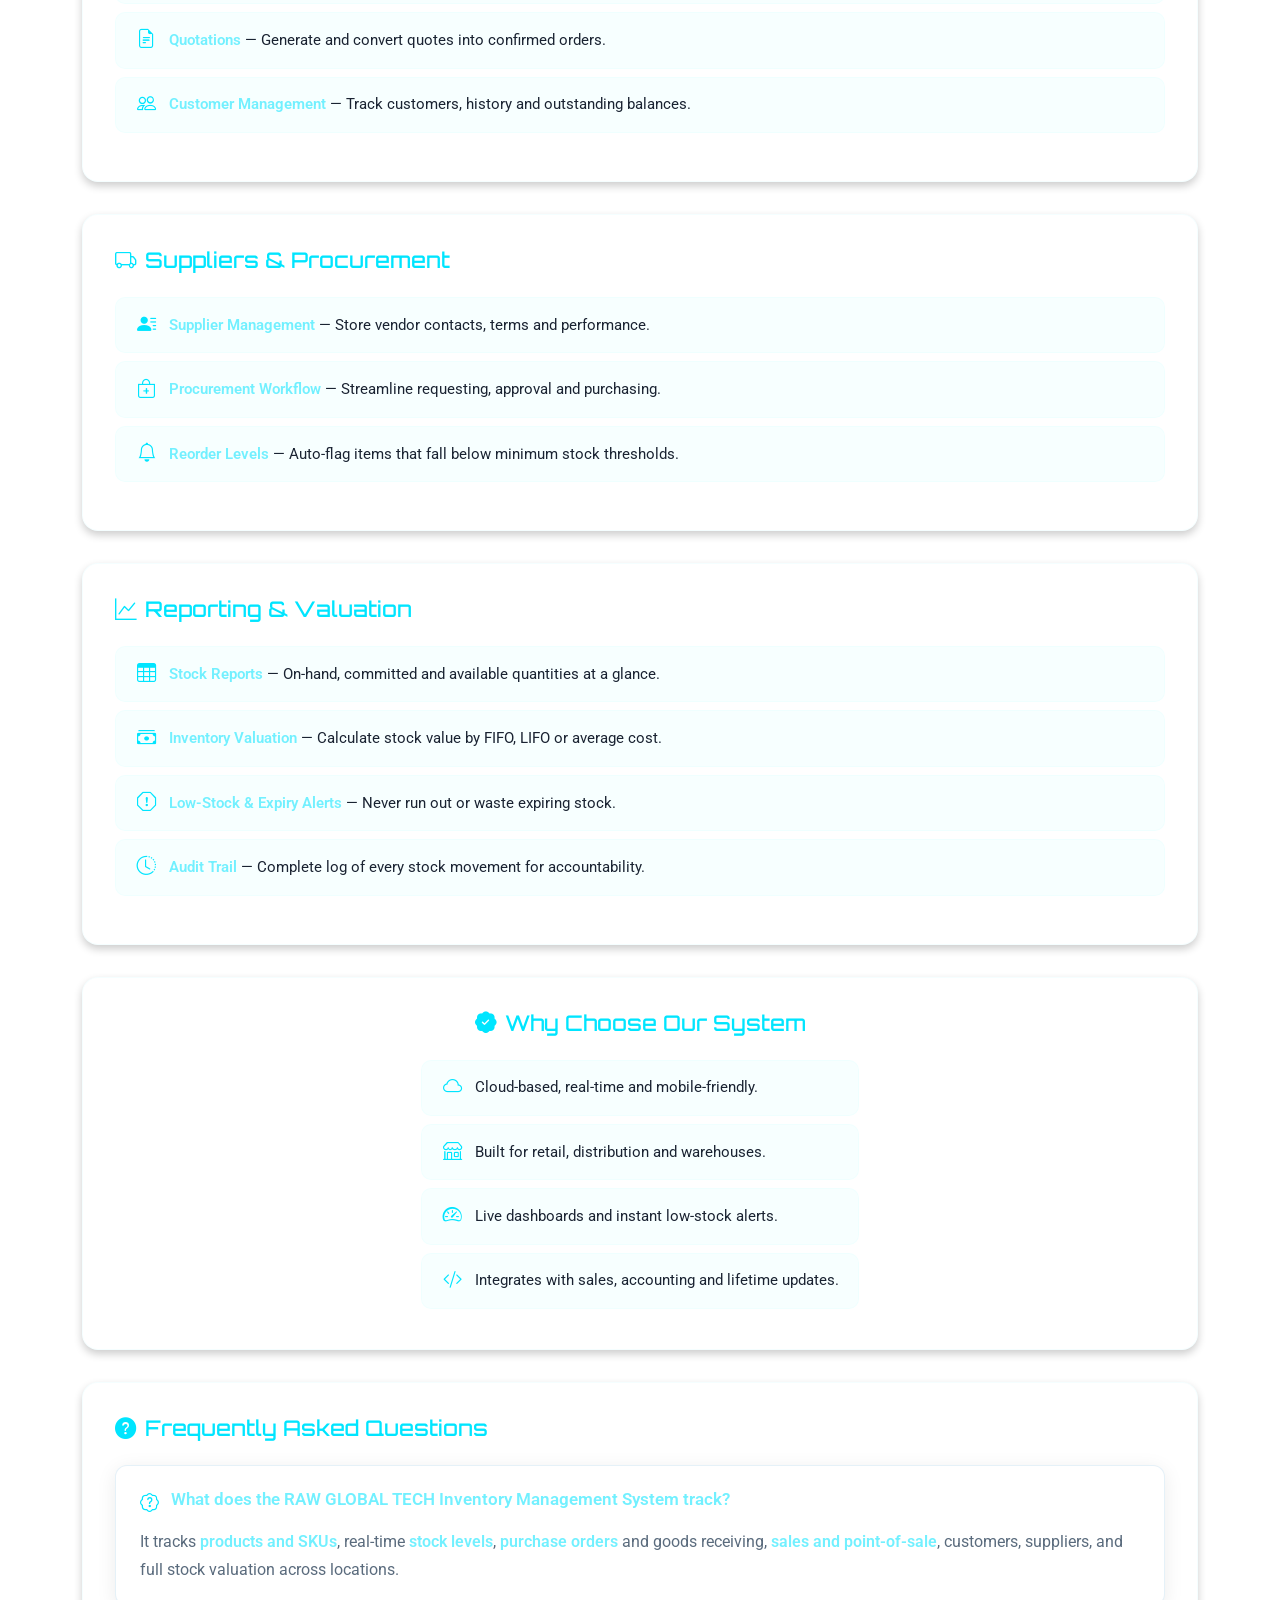
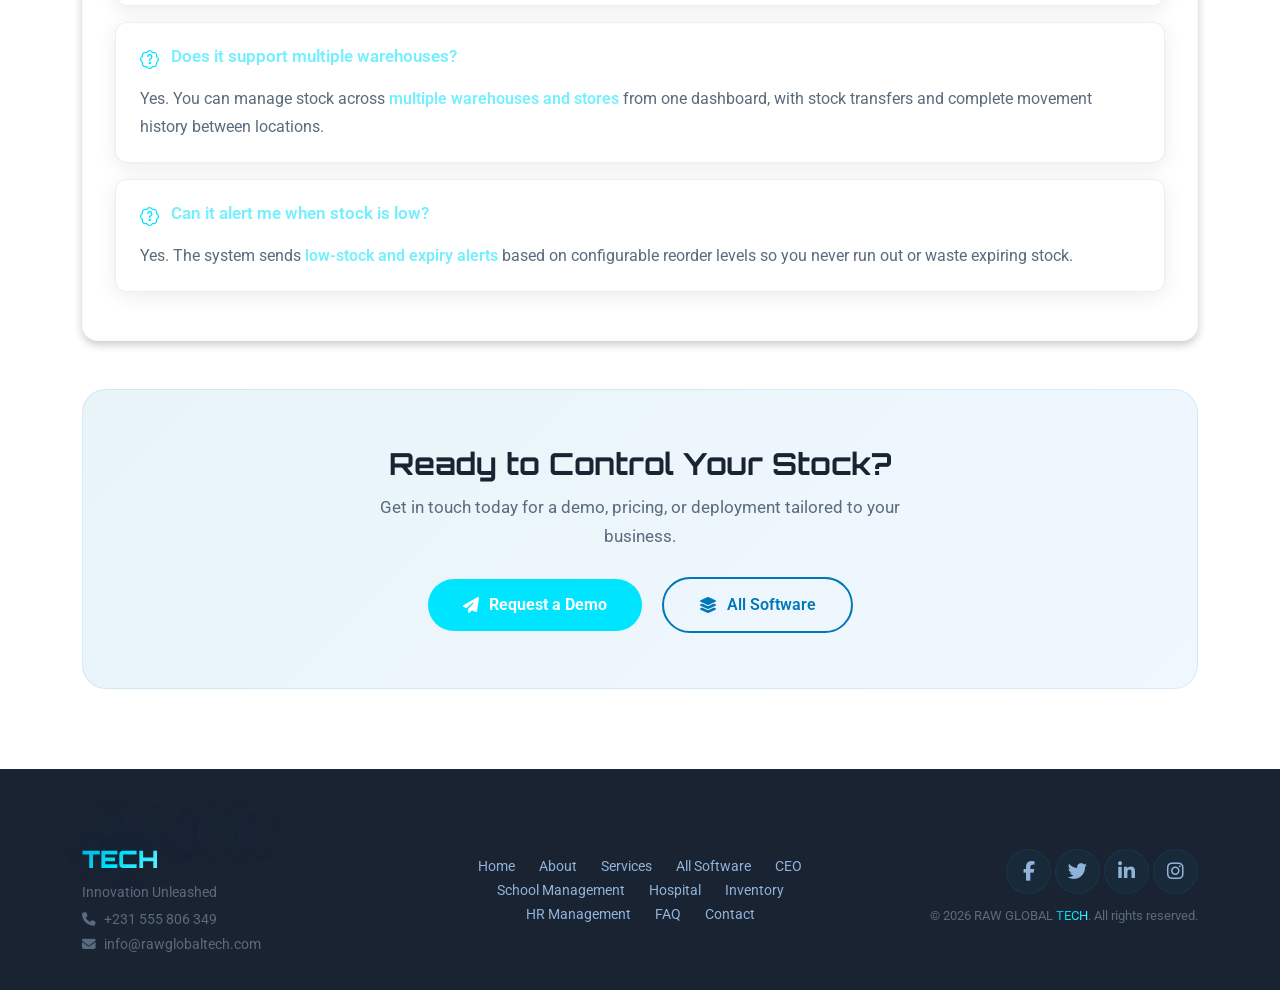
<file: inventory-management-features.html>
<!DOCTYPE html>
<html lang="en">
<head>
  <meta charset="UTF-8">
  <meta name="viewport" content="width=device-width, initial-scale=1.0">
  <title>Inventory Management System · RAW GLOBAL TECH</title>
  <meta name="description" content="RAW GLOBAL TECH Inventory Management System — track stock, purchases, sales, warehouses and suppliers with real-time valuation and alerts.">
  <meta name="keywords" content="inventory management software, stock control, warehouse management, point of sale, procurement software Liberia">
  <meta name="author" content="RAW GLOBAL TECH">
  <meta name="robots" content="index, follow">
  <meta name="theme-color" content="#0a0e1a">
  <link rel="canonical" href="https://www.rawglobaltech.com/inventory-management-features.html">
  <!-- Open Graph -->
  <meta property="og:type" content="website">
  <meta property="og:site_name" content="RAW GLOBAL TECH">
  <meta property="og:title" content="Inventory Management System · RAW GLOBAL TECH">
  <meta property="og:description" content="RAW GLOBAL TECH Inventory Management System — track stock, purchases, sales, warehouses and suppliers with real-time valuation and alerts.">
  <meta property="og:url" content="https://www.rawglobaltech.com/inventory-management-features.html">
  <meta property="og:image" content="https://www.rawglobaltech.com/img/rgt_logo.png">
  <meta property="og:locale" content="en_US">
  <!-- Twitter -->
  <meta name="twitter:card" content="summary_large_image">
  <meta name="twitter:title" content="Inventory Management System · RAW GLOBAL TECH">
  <meta name="twitter:description" content="RAW GLOBAL TECH Inventory Management System — track stock, purchases, sales, warehouses and suppliers with real-time valuation and alerts.">
  <meta name="twitter:image" content="https://www.rawglobaltech.com/img/rgt_logo.png">
  <!-- Structured data -->
  <script type="application/ld+json">
  {
    "@context": "https://schema.org",
    "@type": "Organization",
    "name": "RAW GLOBAL TECH",
    "alternateName": "RGT",
    "url": "https://www.rawglobaltech.com/",
    "logo": "https://www.rawglobaltech.com/img/rgt_logo.png",
    "description": "RAW GLOBAL TECH delivers IT equipment sales, software development, maintenance, consulting, installations and business management software in Liberia.",
    "email": "info@rawglobaltech.com",
    "telephone": "+231555806349",
    "address": { "@type": "PostalAddress", "addressCountry": "LR" },
    "sameAs": [ "https://www.facebook.com/richardarchemedeswilliamsjr" ]
  }
  </script>
  <script type="application/ld+json">
  {
    "@context": "https://schema.org",
    "@type": "SoftwareApplication",
    "name": "Inventory Management System",
    "applicationCategory": "BusinessApplication",
    "operatingSystem": "Web, Android, iOS",
    "url": "https://www.rawglobaltech.com/inventory-management-features.html",
    "offers": { "@type": "Offer", "price": "0", "priceCurrency": "USD" },
    "publisher": { "@type": "Organization", "name": "RAW GLOBAL TECH" }
  }
  </script>
  <!-- Favicon -->
  <link rel="icon" type="image/x-icon" href="img/favicon.ico">
  <link rel="shortcut icon" type="image/x-icon" href="img/favicon.ico">
  <!-- Bootstrap, Fonts, Icons, AOS -->
  <!-- Performance: preconnect to asset hosts -->
  <link rel="preconnect" href="https://fonts.googleapis.com">
  <link rel="preconnect" href="https://fonts.gstatic.com" crossorigin>
  <link rel="preconnect" href="https://cdn.jsdelivr.net">
  <link rel="preconnect" href="https://cdnjs.cloudflare.com">
  <link rel="preconnect" href="https://unpkg.com">
  <link href="https://cdn.jsdelivr.net/npm/bootstrap@5.3.0-alpha1/dist/css/bootstrap.min.css" rel="stylesheet">
  <link href="https://fonts.googleapis.com/css2?family=Roboto:wght@300;400;500;700;900&family=Orbitron:wght@400;600;700;900&family=Playfair+Display:wght@700&display=swap" rel="stylesheet">
  <link href="https://cdn.jsdelivr.net/npm/bootstrap-icons@1.10.0/font/bootstrap-icons.css" rel="stylesheet">
  <link rel="stylesheet" href="https://cdnjs.cloudflare.com/ajax/libs/font-awesome/6.4.0/css/all.min.css">
  <link href="https://unpkg.com/aos@2.3.1/dist/aos.css" rel="stylesheet">
  <!-- Shared site styles -->
  <link href="css/styles.css" rel="stylesheet">
</head>
<body>

<!-- ===== NAVBAR ===== -->
<nav class="navbar navbar-expand-lg fixed-top" id="mainNav" aria-label="Main navigation">
  <div class="container">
    <a class="navbar-brand" href="index.html">
      <img src="img/rgt_logo.png" alt="RAW GLOBAL TECH logo">
      RAW GLOBAL <span class="highlight">TECH</span>
    </a>
    <button class="navbar-toggler" type="button" data-bs-toggle="collapse" data-bs-target="#navbarNav" aria-label="Toggle navigation">
      <span class="navbar-toggler-icon"></span>
    </button>
    <div class="collapse navbar-collapse justify-content-end" id="navbarNav">
      <ul class="navbar-nav align-items-lg-center">
        <li class="nav-item"><a class="nav-link" href="index.html">Home</a></li>
        <li class="nav-item"><a class="nav-link" href="about.html">About</a></li>
        <li class="nav-item"><a class="nav-link" href="services.html">Services</a></li>
        <li class="nav-item"><a class="nav-link active" href="software.html" aria-current="page">Software</a></li>
        <li class="nav-item"><a class="nav-link" href="richardawilliamsjr.html">CEO</a></li>
        <li class="nav-item"><a class="nav-link" href="faq.html">FAQ</a></li>
        <li class="nav-item"><a class="nav-link" href="contact.html">Contact</a></li>
      </ul>
      <button id="themeToggle" class="theme-toggle ms-lg-2 mt-2 mt-lg-0" data-mode="auto" title="Theme: Auto (follows your device)" aria-label="Change theme. Current: Auto">
        <i class="fas fa-circle-half-stroke"></i>
        <span class="theme-toggle-label">Auto</span>
      </button>
    </div>
  </div>
</nav>

<!-- ===== PAGE HEADER ===== -->
<header class="page-header">
  <div class="crumbs"><a href="index.html">Home</a> &nbsp;//&nbsp; <a href="software.html">All Software</a> &nbsp;//&nbsp; Inventory Management</div>
  <h1 data-aos="fade-up">Inventory Management <span class="text-cyan">System</span></h1>
  <p class="lead-text" data-aos="fade-up" data-aos-delay="100">Our Inventory Management System gives you real-time control over stock, purchasing, sales and warehouses — so you always know what you have, what you need and what it's worth.</p>
</header>

<!-- ===== FEATURES ===== -->
<section class="section-dark">
  <div class="container">

    <!-- Product & Catalog -->
    <div class="feature-category" data-aos="fade-up" data-aos-delay="50">
      <h3><i class="bi bi-tags-fill me-2"></i>Product & Catalogue</h3>
      <ul class="feature-list">
        <li><i class="bi bi-box"></i><span><strong>Product Management</strong> — Maintain a full catalogue with descriptions, images and pricing.</span></li>
        <li><i class="bi bi-collection"></i><span><strong>Categories & SKUs</strong> — Organise items with categories, brands and unique SKU codes.</span></li>
        <li><i class="bi bi-upc"></i><span><strong>Barcode Generation</strong> — Create and print barcodes for fast scanning and checkout.</span></li>
        <li><i class="bi bi-building"></i><span><strong>Multi-Warehouse</strong> — Track stock across multiple locations and stores from one dashboard.</span></li>
      </ul>
    </div>

    <!-- Stock Control -->
    <div class="feature-category" data-aos="fade-up" data-aos-delay="50">
      <h3><i class="bi bi-box-seam-fill me-2"></i>Stock Control</h3>
      <ul class="feature-list">
        <li><i class="bi bi-arrow-repeat"></i><span><strong>Real-Time Stock Tracking</strong> — Live quantity updates on every issue and receipt.</span></li>
        <li><i class="bi bi-cart-check"></i><span><strong>Purchase Orders</strong> — Create, approve and receive purchase orders with suppliers.</span></li>
        <li><i class="bi bi-clipboard-check"></i><span><strong>Goods Receiving</strong> — Log incoming shipments and auto-update inventory levels.</span></li>
        <li><i class="bi bi-arrow-left-right"></i><span><strong>Stock Transfers</strong> — Move items between warehouses with full traceability.</span></li>
        <li><i class="bi bi-sliders"></i><span><strong>Adjustments & Audits</strong> — Correct discrepancies with reason-coded adjustments.</span></li>
      </ul>
    </div>

    <!-- Sales & Orders -->
    <div class="feature-category" data-aos="fade-up" data-aos-delay="50">
      <h3><i class="bi bi-bag-check-fill me-2"></i>Sales & Orders</h3>
      <ul class="feature-list">
        <li><i class="bi bi-receipt"></i><span><strong>Sales Orders</strong> — Raise orders, fulfil and invoice from a single workflow.</span></li>
        <li><i class="bi bi-cash-register"></i><span><strong>Point of Sale</strong> — Fast, barcode-driven checkout for retail counters.</span></li>
        <li><i class="bi bi-file-earmark-text"></i><span><strong>Quotations</strong> — Generate and convert quotes into confirmed orders.</span></li>
        <li><i class="bi bi-people"></i><span><strong>Customer Management</strong> — Track customers, history and outstanding balances.</span></li>
      </ul>
    </div>

    <!-- Suppliers & Procurement -->
    <div class="feature-category" data-aos="fade-up" data-aos-delay="50">
      <h3><i class="bi bi-truck me-2"></i>Suppliers & Procurement</h3>
      <ul class="feature-list">
        <li><i class="bi bi-person-lines-fill"></i><span><strong>Supplier Management</strong> — Store vendor contacts, terms and performance.</span></li>
        <li><i class="bi bi-bag-plus"></i><span><strong>Procurement Workflow</strong> — Streamline requesting, approval and purchasing.</span></li>
        <li><i class="bi bi-bell"></i><span><strong>Reorder Levels</strong> — Auto-flag items that fall below minimum stock thresholds.</span></li>
      </ul>
    </div>

    <!-- Reporting -->
    <div class="feature-category" data-aos="fade-up" data-aos-delay="50">
      <h3><i class="bi bi-graph-up me-2"></i>Reporting & Valuation</h3>
      <ul class="feature-list">
        <li><i class="bi bi-table"></i><span><strong>Stock Reports</strong> — On-hand, committed and available quantities at a glance.</span></li>
        <li><i class="bi bi-cash-stack"></i><span><strong>Inventory Valuation</strong> — Calculate stock value by FIFO, LIFO or average cost.</span></li>
        <li><i class="bi bi-exclamation-octagon"></i><span><strong>Low-Stock & Expiry Alerts</strong> — Never run out or waste expiring stock.</span></li>
        <li><i class="bi bi-clock-history"></i><span><strong>Audit Trail</strong> — Complete log of every stock movement for accountability.</span></li>
      </ul>
    </div>

    <!-- Why Choose -->
    <div class="feature-category text-center" data-aos="fade-up" data-aos-delay="50">
      <h3><i class="bi bi-patch-check-fill me-2"></i>Why Choose Our System</h3>
      <ul class="feature-list d-inline-block text-start mb-0">
        <li><i class="bi bi-cloud"></i><span>Cloud-based, real-time and mobile-friendly.</span></li>
        <li><i class="bi bi-shop"></i><span>Built for retail, distribution and warehouses.</span></li>
        <li><i class="bi bi-speedometer2"></i><span>Live dashboards and instant low-stock alerts.</span></li>
        <li><i class="bi bi-code-slash"></i><span>Integrates with sales, accounting and lifetime updates.</span></li>
      </ul>
    </div>

    <!-- FAQ -->
    <div class="feature-category" data-aos="fade-up" data-aos-delay="50">
      <h3><i class="bi bi-question-circle-fill me-2"></i>Frequently Asked Questions</h3>
      <div class="faq-item">
        <p class="faq-q"><i class="bi bi-patch-question"></i><span>What does the RAW GLOBAL TECH Inventory Management System track?</span></p>
        <p class="faq-a">It tracks <strong>products and SKUs</strong>, real-time <strong>stock levels</strong>, <strong>purchase orders</strong> and goods receiving, <strong>sales and point-of-sale</strong>, customers, suppliers, and full stock valuation across locations.</p>
      </div>
      <div class="faq-item">
        <p class="faq-q"><i class="bi bi-patch-question"></i><span>Does it support multiple warehouses?</span></p>
        <p class="faq-a">Yes. You can manage stock across <strong>multiple warehouses and stores</strong> from one dashboard, with stock transfers and complete movement history between locations.</p>
      </div>
      <div class="faq-item">
        <p class="faq-q"><i class="bi bi-patch-question"></i><span>Can it alert me when stock is low?</span></p>
        <p class="faq-a">Yes. The system sends <strong>low-stock and expiry alerts</strong> based on configurable reorder levels so you never run out or waste expiring stock.</p>
      </div>
    </div>

    <!-- CTA -->
    <div class="row mt-5">
      <div class="col-12" data-aos="zoom-in">
        <div class="cta-band">
          <h3>Ready to Control Your Stock?</h3>
          <p>Get in touch today for a demo, pricing, or deployment tailored to your business.</p>
          <a href="contact.html" class="btn-cyan"><i class="fas fa-paper-plane"></i> Request a Demo</a>
          <a href="software.html" class="btn-outline-custom ms-lg-3 mt-3 mt-lg-0"><i class="fas fa-layer-group"></i> All Software</a>
        </div>
      </div>
    </div>

  </div>
</section>

<!-- ===== FOOTER ===== -->
<footer class="footer">
  <div class="container">
    <div class="row g-4 align-items-center">
      <div class="col-lg-4 text-center text-lg-start">
        <div class="footer-brand">RAW GLOBAL <br><span class="highlight">TECH</span></div>
        <p>Innovation Unleashed</p>
        <p style="font-size:0.85rem;"><i class="fas fa-phone me-2"></i>+231 555 806 349</p>
        <p style="font-size:0.85rem;"><i class="fas fa-envelope me-2"></i>info@rawglobaltech.com</p>
      </div>
      <div class="col-lg-4 text-center">
        <div class="footer-links">
          <a href="index.html">Home</a>
          <a href="about.html">About</a>
          <a href="services.html">Services</a>
          <a href="software.html">All Software</a>
          <a href="richardawilliamsjr.html">CEO</a>
          <a href="school-management-features.html">School Management</a>
          <a href="hospital-management-features.html">Hospital</a>
          <a href="inventory-management-features.html">Inventory</a>
          <a href="hr-management-features.html">HR Management</a>
          <a href="faq.html">FAQ</a>
          <a href="contact.html">Contact</a>
        </div>
      </div>
      <div class="col-lg-4 text-center text-lg-end">
        <div>
          <a href="https://www.facebook.com/richardarchemedeswilliamsjr" class="social-link"><i class="fab fa-facebook-f"></i></a>
          <a href="#" class="social-link"><i class="fab fa-twitter"></i></a>
          <a href="https://www.linkedin.com/in/richard-a-williams-jr-397a77150?utm_source=share_via&utm_content=profile&utm_medium=member_android" class="social-link"><i class="fab fa-linkedin-in"></i></a>
          <a href="#" class="social-link"><i class="fab fa-instagram"></i></a>
        </div>
        <p style="font-size:0.8rem;margin-top:12px;">&copy; <span class="footer-year">2025</span> RAW GLOBAL <span class="highlight">TECH</span>. All rights reserved.</p>
      </div>
    </div>
  </div>
</footer>

  <!-- FAQ structured data -->
  <script type="application/ld+json">
  {
    "@context": "https://schema.org",
    "@type": "FAQPage",
    "mainEntity": [
      {
        "@type": "Question",
        "name": "What does the RAW GLOBAL TECH Inventory Management System track?",
        "acceptedAnswer": {
          "@type": "Answer",
          "text": "It tracks products and SKUs, real-time stock levels, purchase orders and goods receiving, sales and point-of-sale, customers, suppliers, and full stock valuation across locations."
        }
      },
      {
        "@type": "Question",
        "name": "Does it support multiple warehouses?",
        "acceptedAnswer": {
          "@type": "Answer",
          "text": "Yes. You can manage stock across multiple warehouses and stores from one dashboard, with stock transfers and complete movement history between locations."
        }
      },
      {
        "@type": "Question",
        "name": "Can it alert me when stock is low?",
        "acceptedAnswer": {
          "@type": "Answer",
          "text": "Yes. The system sends low-stock and expiry alerts based on configurable reorder levels so you never run out or waste expiring stock."
        }
      }
    ]
  }
  </script>

<!-- ===== SCRIPTS ===== -->
<script src="https://cdn.jsdelivr.net/npm/bootstrap@5.3.0-alpha1/dist/js/bootstrap.bundle.min.js"></script>
<script src="https://unpkg.com/aos@2.3.1/dist/aos.js"></script>
<script src="js/main.js"></script>
</body>
</html>
</file>
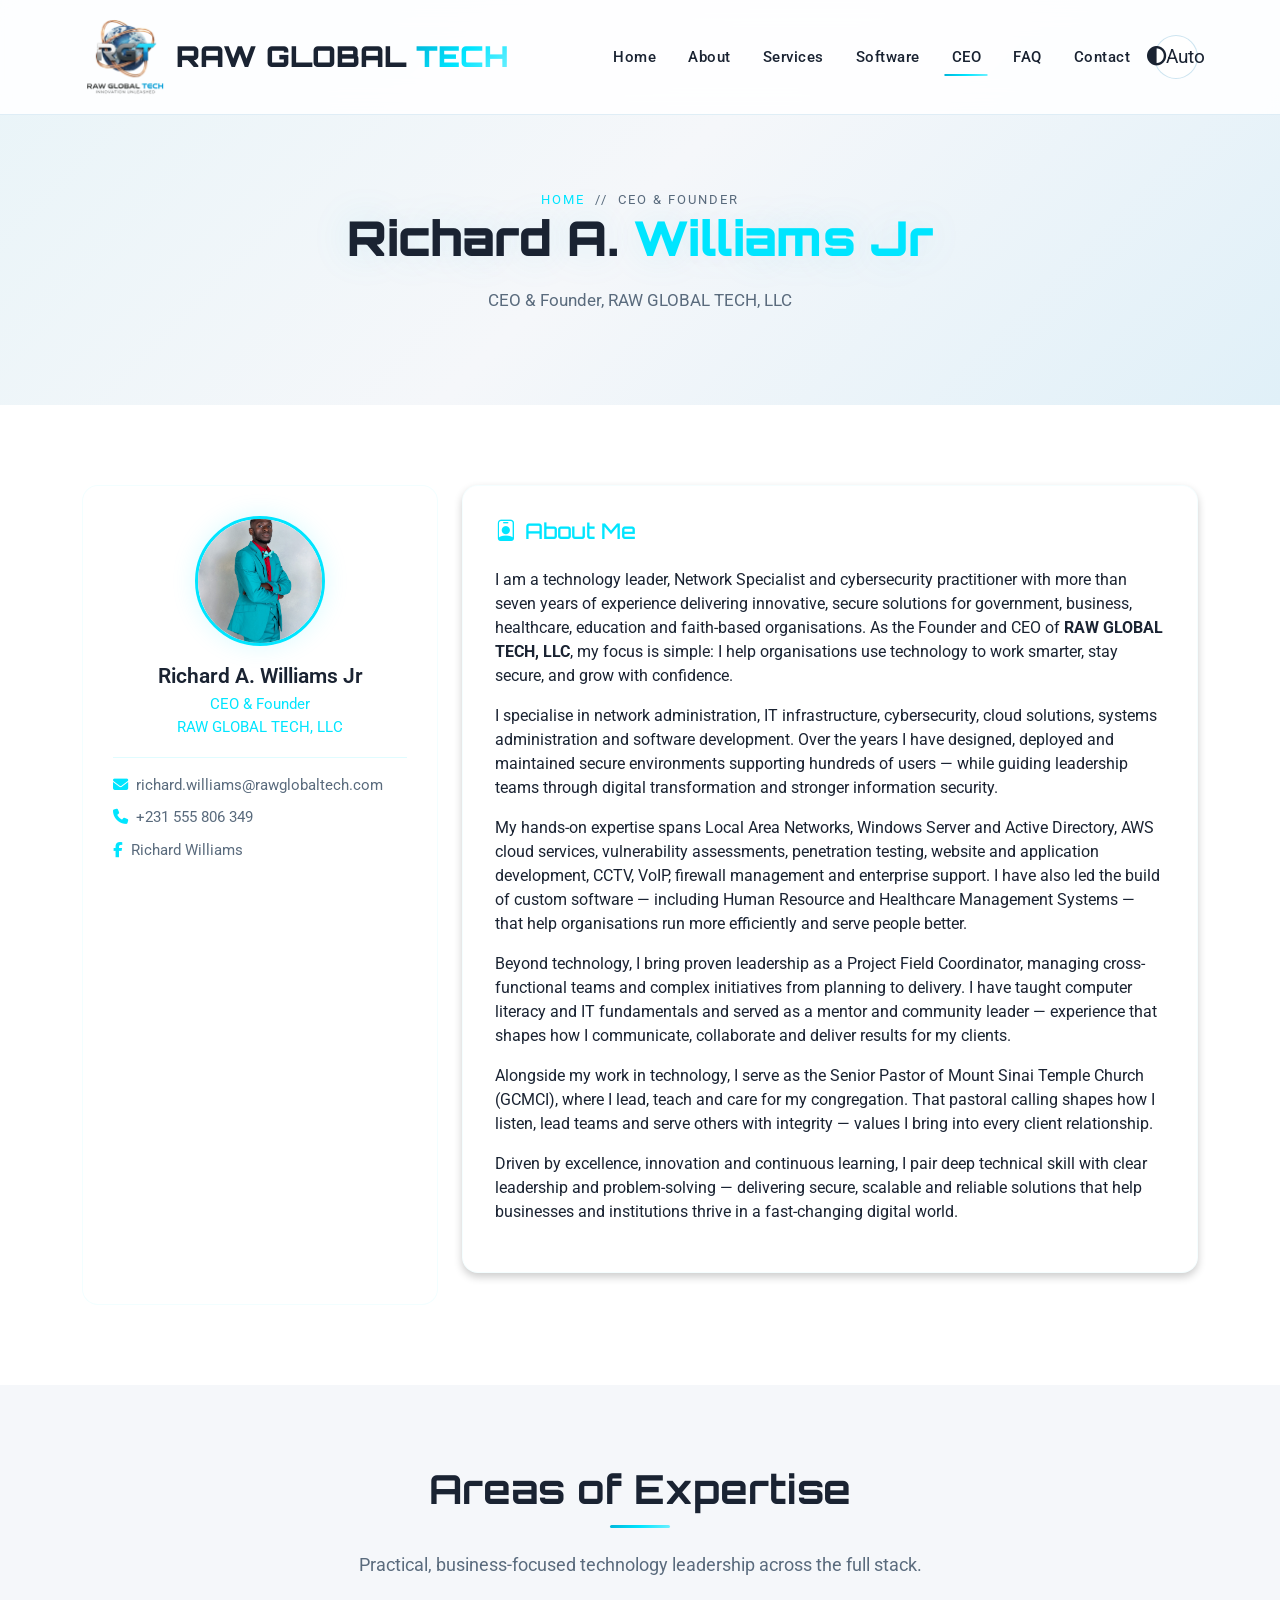
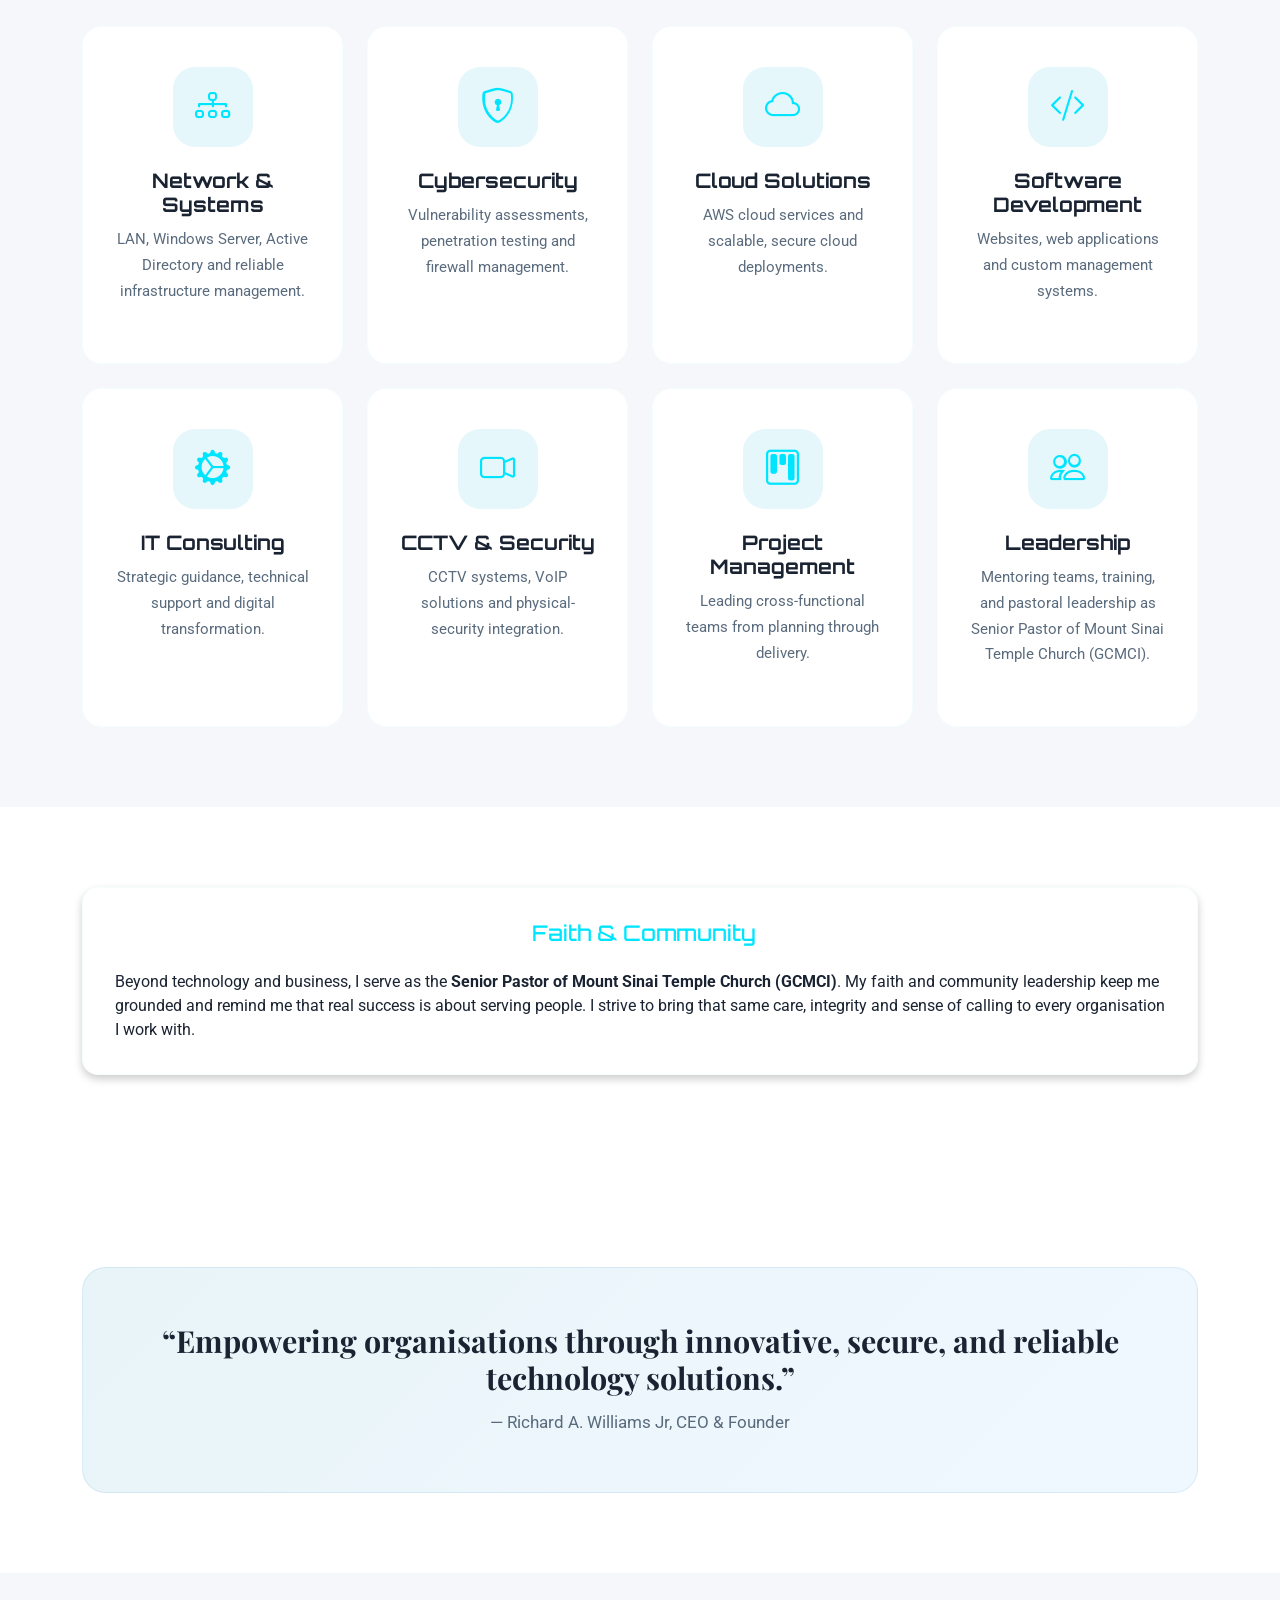
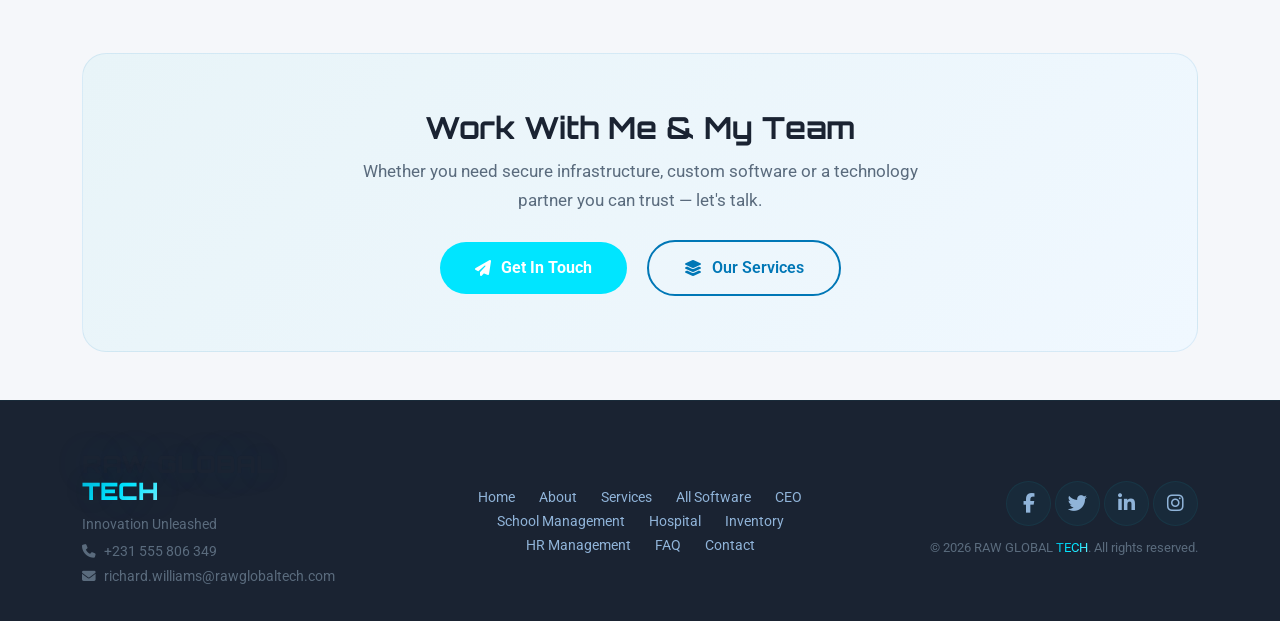
<file: richardawilliamsjr.html>
<!DOCTYPE html>
<html lang="en">
<head>
  <meta charset="UTF-8">
  <meta name="viewport" content="width=device-width, initial-scale=1.0">
  <title>Richard A. Williams Jr — CEO & Founder · RAW GLOBAL TECH</title>
  <meta name="description" content="Richard A. Williams Jr, CEO & Founder of RAW GLOBAL TECH, LLC — network specialist, cybersecurity professional and software developer helping organisations improve efficiency, security and growth.">
  <meta name="keywords" content="Richard A. Williams Jr, Richard Williams Jr, Richard A. Williams, CEO RAW GLOBAL TECH, cybersecurity Liberia, network specialist, IT consultant Liberia, software developer Liberia, AWS cloud">
  <meta name="author" content="RAW GLOBAL TECH">
  <meta name="robots" content="index, follow">
  <meta name="theme-color" content="#0a0e1a">
  <link rel="canonical" href="https://www.rawglobaltech.com/richardawilliamsjr.html">
  <!-- Open Graph -->
  <meta property="og:type" content="profile">
  <meta property="og:site_name" content="RAW GLOBAL TECH">
  <meta property="og:title" content="Richard A. Williams Jr — CEO & Founder · RAW GLOBAL TECH">
  <meta property="og:description" content="Network specialist, cybersecurity professional and software developer helping organisations improve efficiency, security and growth.">
  <meta property="og:url" content="https://www.rawglobaltech.com/richardawilliamsjr.html">
  <meta property="og:image" content="https://www.rawglobaltech.com/img/rgt_logo.png">
  <meta property="og:locale" content="en_US">
  <!-- Twitter -->
  <meta name="twitter:card" content="summary_large_image">
  <meta name="twitter:title" content="Richard A. Williams Jr — CEO & Founder · RAW GLOBAL TECH">
  <meta name="twitter:description" content="Network specialist, cybersecurity professional and software developer helping organisations improve efficiency, security and growth.">
  <meta name="twitter:image" content="https://www.rawglobaltech.com/img/rgt_logo.png">
  <!-- Favicon -->
  <link rel="icon" type="image/x-icon" href="img/favicon.ico">
  <link rel="shortcut icon" type="image/x-icon" href="img/favicon.ico">
  <!-- Bootstrap, Fonts, Icons, AOS -->
  <link href="https://cdn.jsdelivr.net/npm/bootstrap@5.3.0-alpha1/dist/css/bootstrap.min.css" rel="stylesheet">
  <link href="https://fonts.googleapis.com/css2?family=Roboto:wght@300;400;500;700;900&family=Orbitron:wght@400;600;700;900&family=Playfair+Display:wght@700&display=swap" rel="stylesheet">
  <link href="https://cdn.jsdelivr.net/npm/bootstrap-icons@1.10.0/font/bootstrap-icons.css" rel="stylesheet">
  <link rel="stylesheet" href="https://cdnjs.cloudflare.com/ajax/libs/font-awesome/6.4.0/css/all.min.css">
  <link href="https://unpkg.com/aos@2.3.1/dist/aos.css" rel="stylesheet">
  <!-- Shared site styles -->
  <link href="css/styles.css" rel="stylesheet">
</head>
<body>

<!-- ===== NAVBAR ===== -->
<nav class="navbar navbar-expand-lg fixed-top" id="mainNav" aria-label="Main navigation">
  <div class="container">
    <a class="navbar-brand" href="index.html">
      <img src="img/rgt_logo.png" alt="RAW GLOBAL TECH logo">
      RAW GLOBAL <span class="highlight">TECH</span>
    </a>
    <button class="navbar-toggler" type="button" data-bs-toggle="collapse" data-bs-target="#navbarNav" aria-label="Toggle navigation">
      <span class="navbar-toggler-icon"></span>
    </button>
    <div class="collapse navbar-collapse justify-content-end" id="navbarNav">
      <ul class="navbar-nav align-items-lg-center">
        <li class="nav-item"><a class="nav-link" href="index.html">Home</a></li>
        <li class="nav-item"><a class="nav-link" href="about.html">About</a></li>
        <li class="nav-item"><a class="nav-link" href="services.html">Services</a></li>
        <li class="nav-item"><a class="nav-link" href="software.html">Software</a></li>
        <li class="nav-item"><a class="nav-link active" href="richardawilliamsjr.html" aria-current="page">CEO</a></li>
        <li class="nav-item"><a class="nav-link" href="faq.html">FAQ</a></li>
        <li class="nav-item"><a class="nav-link" href="contact.html">Contact</a></li>
      </ul>
      <button id="themeToggle" class="theme-toggle ms-lg-2 mt-2 mt-lg-0" data-mode="auto" title="Theme: Auto (follows your device)" aria-label="Change theme. Current: Auto">
        <i class="fas fa-circle-half-stroke"></i>
        <span class="theme-toggle-label">Auto</span>
      </button>
    </div>
  </div>
</nav>

<!-- ===== PAGE HEADER ===== -->
<header class="page-header">
  <div class="crumbs"><a href="index.html">Home</a> &nbsp;//&nbsp; CEO & Founder</div>
  <h1 data-aos="fade-up">Richard A. <span class="text-cyan">Williams Jr</span></h1>
  <p class="lead-text" data-aos="fade-up" data-aos-delay="100">CEO &amp; Founder, RAW GLOBAL TECH, LLC</p>
</header>

<!-- ===== PROFILE ===== -->
<section class="section-dark">
  <div class="container">
    <div class="row g-4 align-items-stretch">
      <div class="col-lg-4" data-aos="fade-right">
        <div class="contact-info-card h-100">
          <img src="img/IMG_0334.jpeg" alt="Richard A. Williams Jr" class="team-avatar" style="display:block;margin:0 auto 18px;background:none;">
          <h6 style="text-align:center; color:var(--text-light); font-size:1.3rem; margin-bottom:4px;">Richard A. Williams Jr</h6>
          <p style="text-align:center; color:var(--accent-cyan); margin-bottom:18px;">CEO &amp; Founder<br>RAW GLOBAL TECH, LLC</p>
          <hr style="border-color:rgba(0,229,255,0.12); opacity:1;">
          <p style="margin-bottom:10px;"><i class="fas fa-envelope me-2" style="color:var(--accent-cyan);"></i><a href="mailto:richard.williams@rawglobaltech.com">richard.williams@rawglobaltech.com</a></p>
          <p style="margin-bottom:10px;"><i class="fas fa-phone me-2" style="color:var(--accent-cyan);"></i><a href="tel:+231555806349">+231 555 806 349</a></p>
          <p style="margin-bottom:0;"><i class="fab fa-facebook-f me-2" style="color:var(--accent-cyan);"></i><a href="https://www.facebook.com/richardarchemedeswilliamsjr" target="_blank" rel="noopener">Richard Williams</a></p>
        </div>
      </div>
      <div class="col-lg-8" data-aos="fade-left">
        <div class="feature-category">
          <h3><i class="bi bi-person-badge me-2"></i>About Me</h3>
          <p class="faq-a">I am a technology leader, Network Specialist and cybersecurity practitioner with more than seven years of experience delivering innovative, secure solutions for government, business, healthcare, education and faith-based organisations. As the Founder and CEO of <strong>RAW GLOBAL TECH, LLC</strong>, my focus is simple: I help organisations use technology to work smarter, stay secure, and grow with confidence.</p>
          <p class="faq-a">I specialise in network administration, IT infrastructure, cybersecurity, cloud solutions, systems administration and software development. Over the years I have designed, deployed and maintained secure environments supporting hundreds of users — while guiding leadership teams through digital transformation and stronger information security.</p>
          <p class="faq-a">My hands-on expertise spans Local Area Networks, Windows Server and Active Directory, AWS cloud services, vulnerability assessments, penetration testing, website and application development, CCTV, VoIP, firewall management and enterprise support. I have also led the build of custom software — including Human Resource and Healthcare Management Systems — that help organisations run more efficiently and serve people better.</p>
          <p class="faq-a">Beyond technology, I bring proven leadership as a Project Field Coordinator, managing cross-functional teams and complex initiatives from planning to delivery. I have taught computer literacy and IT fundamentals and served as a mentor and community leader — experience that shapes how I communicate, collaborate and deliver results for my clients.</p>
          <p class="faq-a">Alongside my work in technology, I serve as the Senior Pastor of Mount Sinai Temple Church (GCMCI), where I lead, teach and care for my congregation. That pastoral calling shapes how I listen, lead teams and serve others with integrity — values I bring into every client relationship.</p>
          <p class="faq-a">Driven by excellence, innovation and continuous learning, I pair deep technical skill with clear leadership and problem-solving — delivering secure, scalable and reliable solutions that help businesses and institutions thrive in a fast-changing digital world.</p>
        </div>
      </div>
    </div>
  </div>
</section>

<!-- ===== EXPERTISE ===== -->
<section class="section-darker">
  <div class="container">
    <div class="text-center" data-aos="fade-up">
      <h2 class="section-title">Areas of Expertise</h2>
      <p class="section-subtitle">Practical, business-focused technology leadership across the full stack.</p>
    </div>
    <div class="row g-4">
      <div class="col-md-6 col-lg-3" data-aos="fade-up" data-aos-delay="100">
        <div class="overview-card">
          <div class="overview-icon"><i class="bi bi-diagram-3"></i></div>
          <h4>Network & Systems</h4>
          <p>LAN, Windows Server, Active Directory and reliable infrastructure management.</p>
        </div>
      </div>
      <div class="col-md-6 col-lg-3" data-aos="fade-up" data-aos-delay="200">
        <div class="overview-card">
          <div class="overview-icon"><i class="bi bi-shield-lock"></i></div>
          <h4>Cybersecurity</h4>
          <p>Vulnerability assessments, penetration testing and firewall management.</p>
        </div>
      </div>
      <div class="col-md-6 col-lg-3" data-aos="fade-up" data-aos-delay="300">
        <div class="overview-card">
          <div class="overview-icon"><i class="bi bi-cloud"></i></div>
          <h4>Cloud Solutions</h4>
          <p>AWS cloud services and scalable, secure cloud deployments.</p>
        </div>
      </div>
      <div class="col-md-6 col-lg-3" data-aos="fade-up" data-aos-delay="400">
        <div class="overview-card">
          <div class="overview-icon"><i class="bi bi-code-slash"></i></div>
          <h4>Software Development</h4>
          <p>Websites, web applications and custom management systems.</p>
        </div>
      </div>
      <div class="col-md-6 col-lg-3" data-aos="fade-up" data-aos-delay="100">
        <div class="overview-card">
          <div class="overview-icon"><i class="bi bi-gear-wide-connected"></i></div>
          <h4>IT Consulting</h4>
          <p>Strategic guidance, technical support and digital transformation.</p>
        </div>
      </div>
      <div class="col-md-6 col-lg-3" data-aos="fade-up" data-aos-delay="200">
        <div class="overview-card">
          <div class="overview-icon"><i class="bi bi-camera-video"></i></div>
          <h4>CCTV & Security</h4>
          <p>CCTV systems, VoIP solutions and physical-security integration.</p>
        </div>
      </div>
      <div class="col-md-6 col-lg-3" data-aos="fade-up" data-aos-delay="300">
        <div class="overview-card">
          <div class="overview-icon"><i class="bi bi-kanban"></i></div>
          <h4>Project Management</h4>
          <p>Leading cross-functional teams from planning through delivery.</p>
        </div>
      </div>
      <div class="col-md-6 col-lg-3" data-aos="fade-up" data-aos-delay="400">
          <div class="overview-card">
            <div class="overview-icon"><i class="bi bi-people"></i></div>
            <h4>Leadership</h4>
            <p>Mentoring teams, training, and pastoral leadership as Senior Pastor of Mount Sinai Temple Church (GCMCI).</p>
          </div>
      </div>
    </div>
  </div>
</section>

<!-- ===== FAITH & COMMUNITY ===== -->
<section class="section-dark">
  <div class="container">
    <div class="feature-category text-center" data-aos="fade-up">
      <h3><i class="bi bi-church me-2"></i>Faith &amp; Community</h3>
      <p class="faq-a d-inline-block text-start mb-0">Beyond technology and business, I serve as the <strong>Senior Pastor of Mount Sinai Temple Church (GCMCI)</strong>. My faith and community leadership keep me grounded and remind me that real success is about serving people. I strive to bring that same care, integrity and sense of calling to every organisation I work with.</p>
    </div>
  </div>
</section>

<!-- ===== QUOTE ===== -->
<section class="section-dark">
  <div class="container">
    <div class="cta-band" data-aos="zoom-in">
      <h3 style="font-family:'Playfair Display',serif;">&ldquo;Empowering organisations through innovative, secure, and reliable technology solutions.&rdquo;</h3>
      <p style="margin-bottom:0;">— Richard A. Williams Jr, CEO &amp; Founder</p>
    </div>
  </div>
</section>

<!-- ===== CTA ===== -->
<section class="section-darker pb-5">
  <div class="container" data-aos="zoom-in">
    <div class="cta-band">
      <h3>Work With Me &amp; My Team</h3>
      <p>Whether you need secure infrastructure, custom software or a technology partner you can trust — let's talk.</p>
      <a href="contact.html" class="btn-cyan"><i class="fas fa-paper-plane"></i> Get In Touch</a>
      <a href="services.html" class="btn-outline-custom ms-lg-3 mt-3 mt-lg-0"><i class="fas fa-layer-group"></i> Our Services</a>
    </div>
  </div>
</section>

<!-- ===== FOOTER ===== -->
<footer class="footer">
  <div class="container">
    <div class="row g-4 align-items-center">
      <div class="col-lg-4 text-center text-lg-start">
        <div class="footer-brand">RAW GLOBAL <br><span class="highlight">TECH</span></div>
        <p>Innovation Unleashed</p>
        <p style="font-size:0.85rem;"><i class="fas fa-phone me-2"></i>+231 555 806 349</p>
        <p style="font-size:0.85rem;"><i class="fas fa-envelope me-2"></i>richard.williams@rawglobaltech.com</p>
      </div>
      <div class="col-lg-4 text-center">
        <div class="footer-links">
          <a href="index.html">Home</a>
          <a href="about.html">About</a>
          <a href="services.html">Services</a>
          <a href="software.html">All Software</a>
          <a href="richardawilliamsjr.html">CEO</a>
          <a href="school-management-features.html">School Management</a>
          <a href="hospital-management-features.html">Hospital</a>
          <a href="inventory-management-features.html">Inventory</a>
          <a href="hr-management-features.html">HR Management</a>
          <a href="faq.html">FAQ</a>
          <a href="contact.html">Contact</a>
        </div>
      </div>
      <div class="col-lg-4 text-center text-lg-end">
        <div>
          <a href="https://www.facebook.com/richardarchemedeswilliamsjr" class="social-link"><i class="fab fa-facebook-f"></i></a>
          <a href="#" class="social-link"><i class="fab fa-twitter"></i></a>
          <a href="https://www.linkedin.com/in/richard-a-williams-jr-397a77150?utm_source=share_via&utm_content=profile&utm_medium=member_android" class="social-link"><i class="fab fa-linkedin-in"></i></a>
          <a href="#" class="social-link"><i class="fab fa-instagram"></i></a>
        </div>
        <p style="font-size:0.8rem;margin-top:12px;">&copy; <span class="footer-year">2025</span> RAW GLOBAL <span class="highlight">TECH</span>. All rights reserved.</p>
      </div>
    </div>
  </div>
</footer>

  <!-- Person structured data -->
  <script type="application/ld+json">
  {
    "@context": "https://schema.org",
    "@type": "Person",
    "name": "Richard A. Williams Jr",
    "alternateName": "Richard Williams Jr",
    "jobTitle": "CEO & Founder",
    "worksFor": {
      "@type": "Organization",
      "name": "RAW GLOBAL TECH, LLC",
      "url": "https://www.rawglobaltech.com/"
    },
    "affiliation": {
      "@type": "Organization",
      "name": "Mount Sinai Temple Church (GCMCI)"
    },
    "description": "Richard A. Williams Jr is a technology leader, Network Specialist and cybersecurity practitioner with more than seven years of experience delivering secure technology solutions for government, business, healthcare, education and faith-based organisations. Founder and CEO of RAW GLOBAL TECH, LLC.",
    "knowsAbout": [
      "Network Administration",
      "Cybersecurity",
      "Cloud Computing",
      "Software Development",
      "IT Consulting",
      "CCTV and Security Systems",
      "Project Management"
    ],
    "email": "mailto:richard.williams@rawglobaltech.com",
    "telephone": "+231555806349",
    "url": "https://www.rawglobaltech.com/richardawilliamsjr.html",
    "sameAs": [
      "https://www.facebook.com/richardarchemedeswilliamsjr",
      "https://www.linkedin.com/in/richard-a-williams-jr-397a77150"
    ]
  }
  </script>

<!-- ===== SCRIPTS ===== -->
<script src="https://cdn.jsdelivr.net/npm/bootstrap@5.3.0-alpha1/dist/js/bootstrap.bundle.min.js"></script>
<script src="https://unpkg.com/aos@2.3.1/dist/aos.js"></script>
<script src="js/main.js"></script>
</body>
</html>
</file>
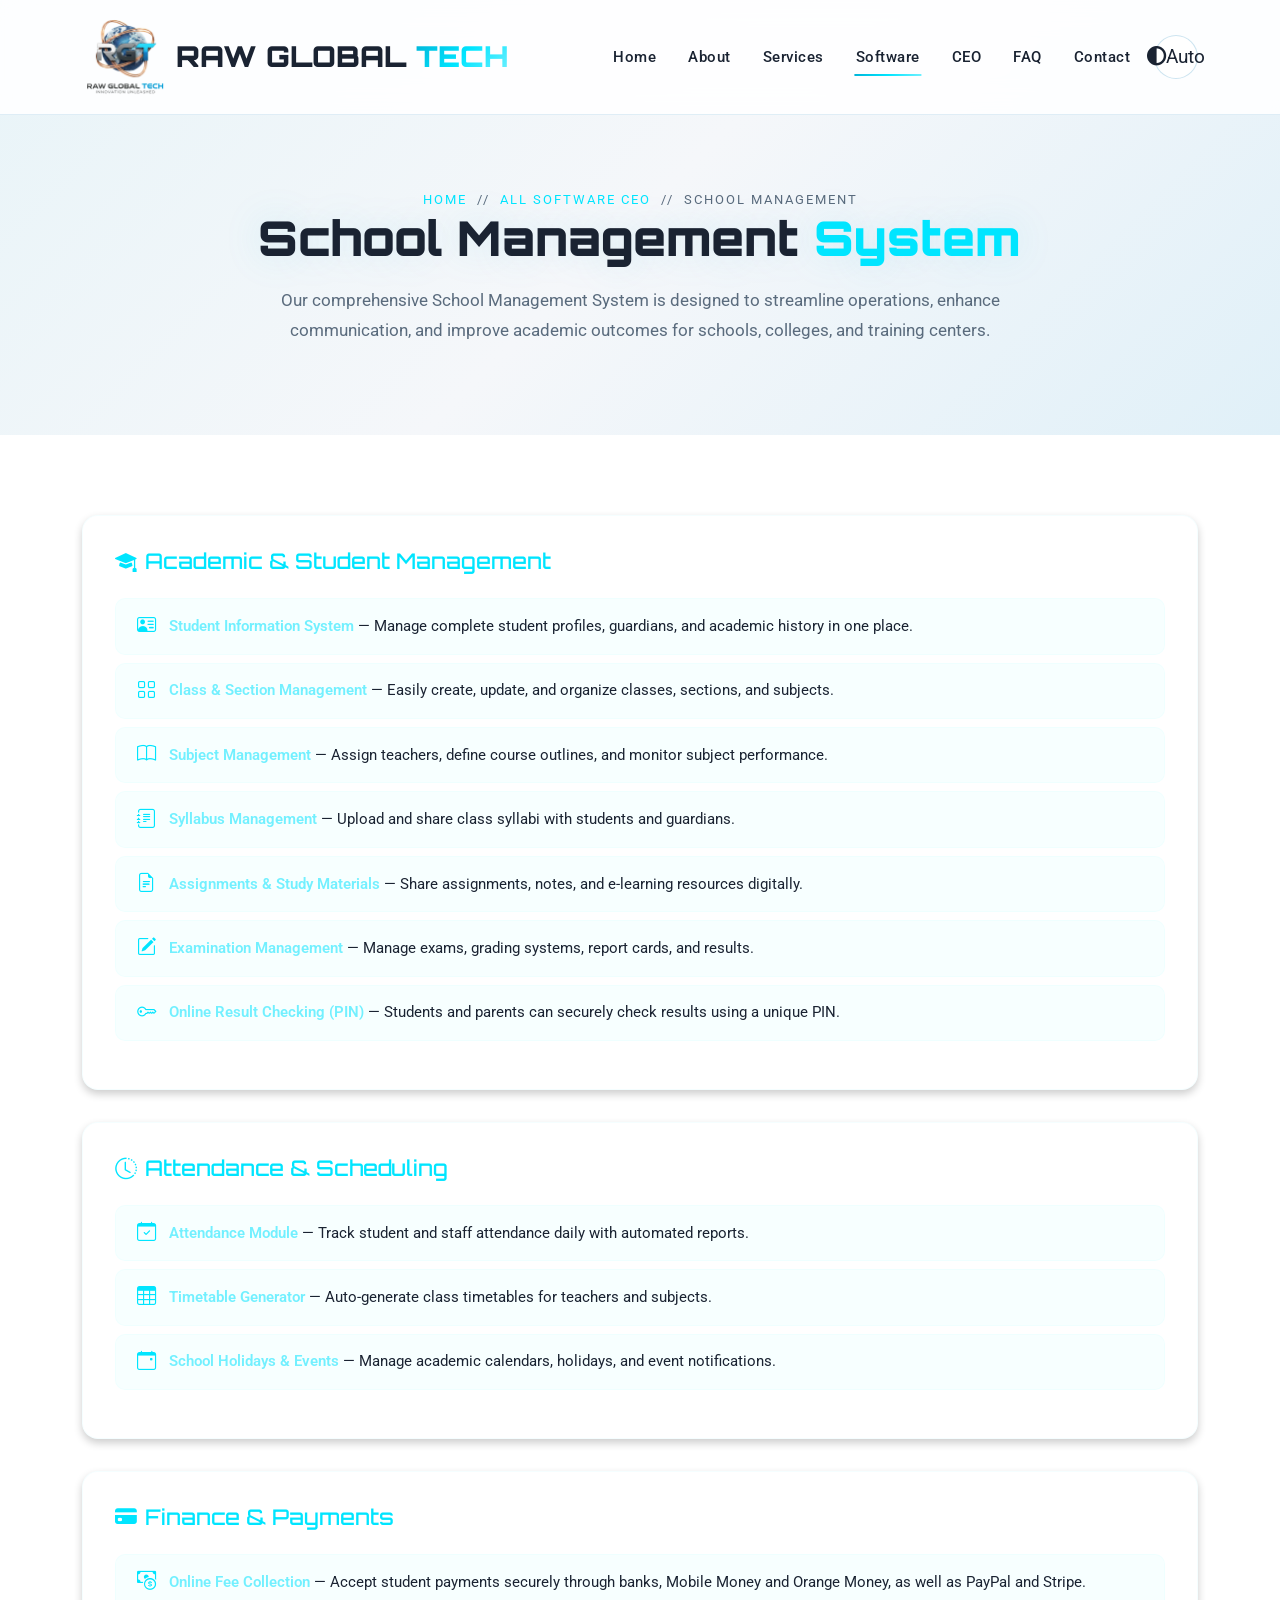
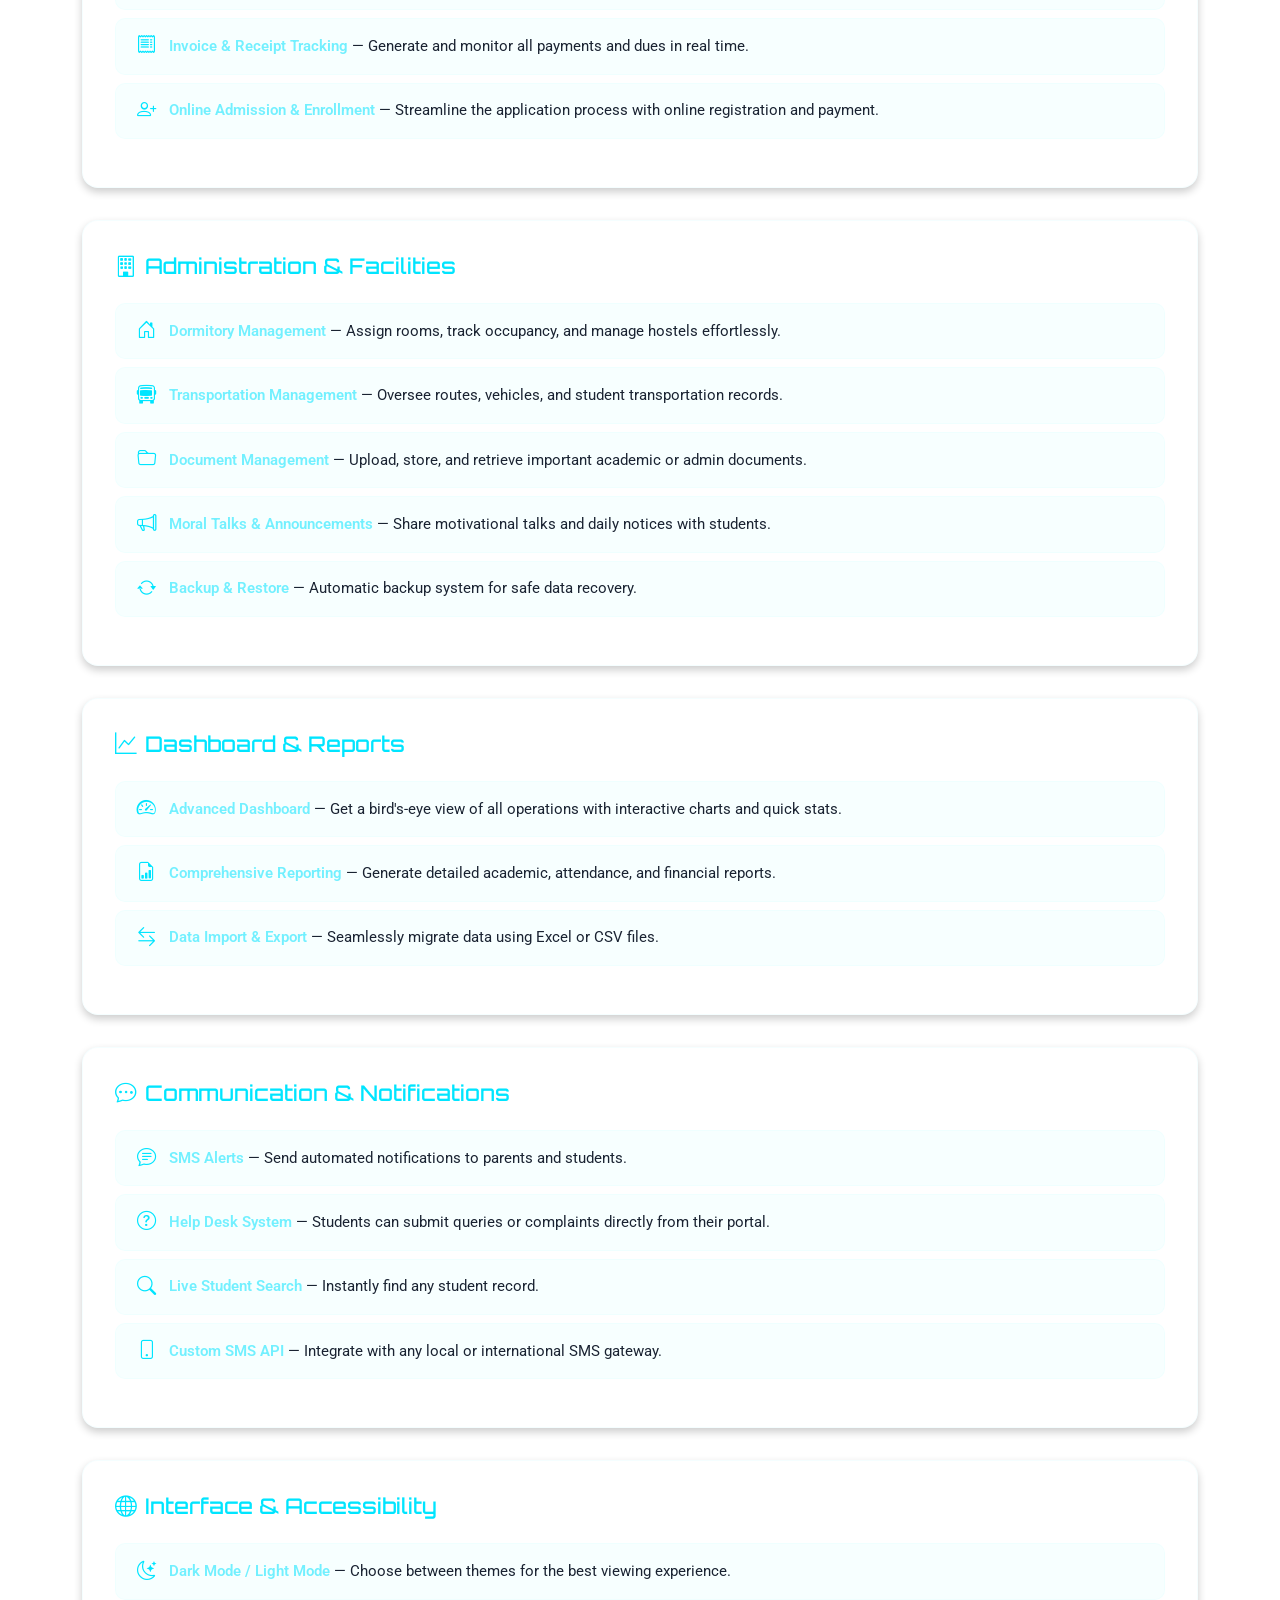
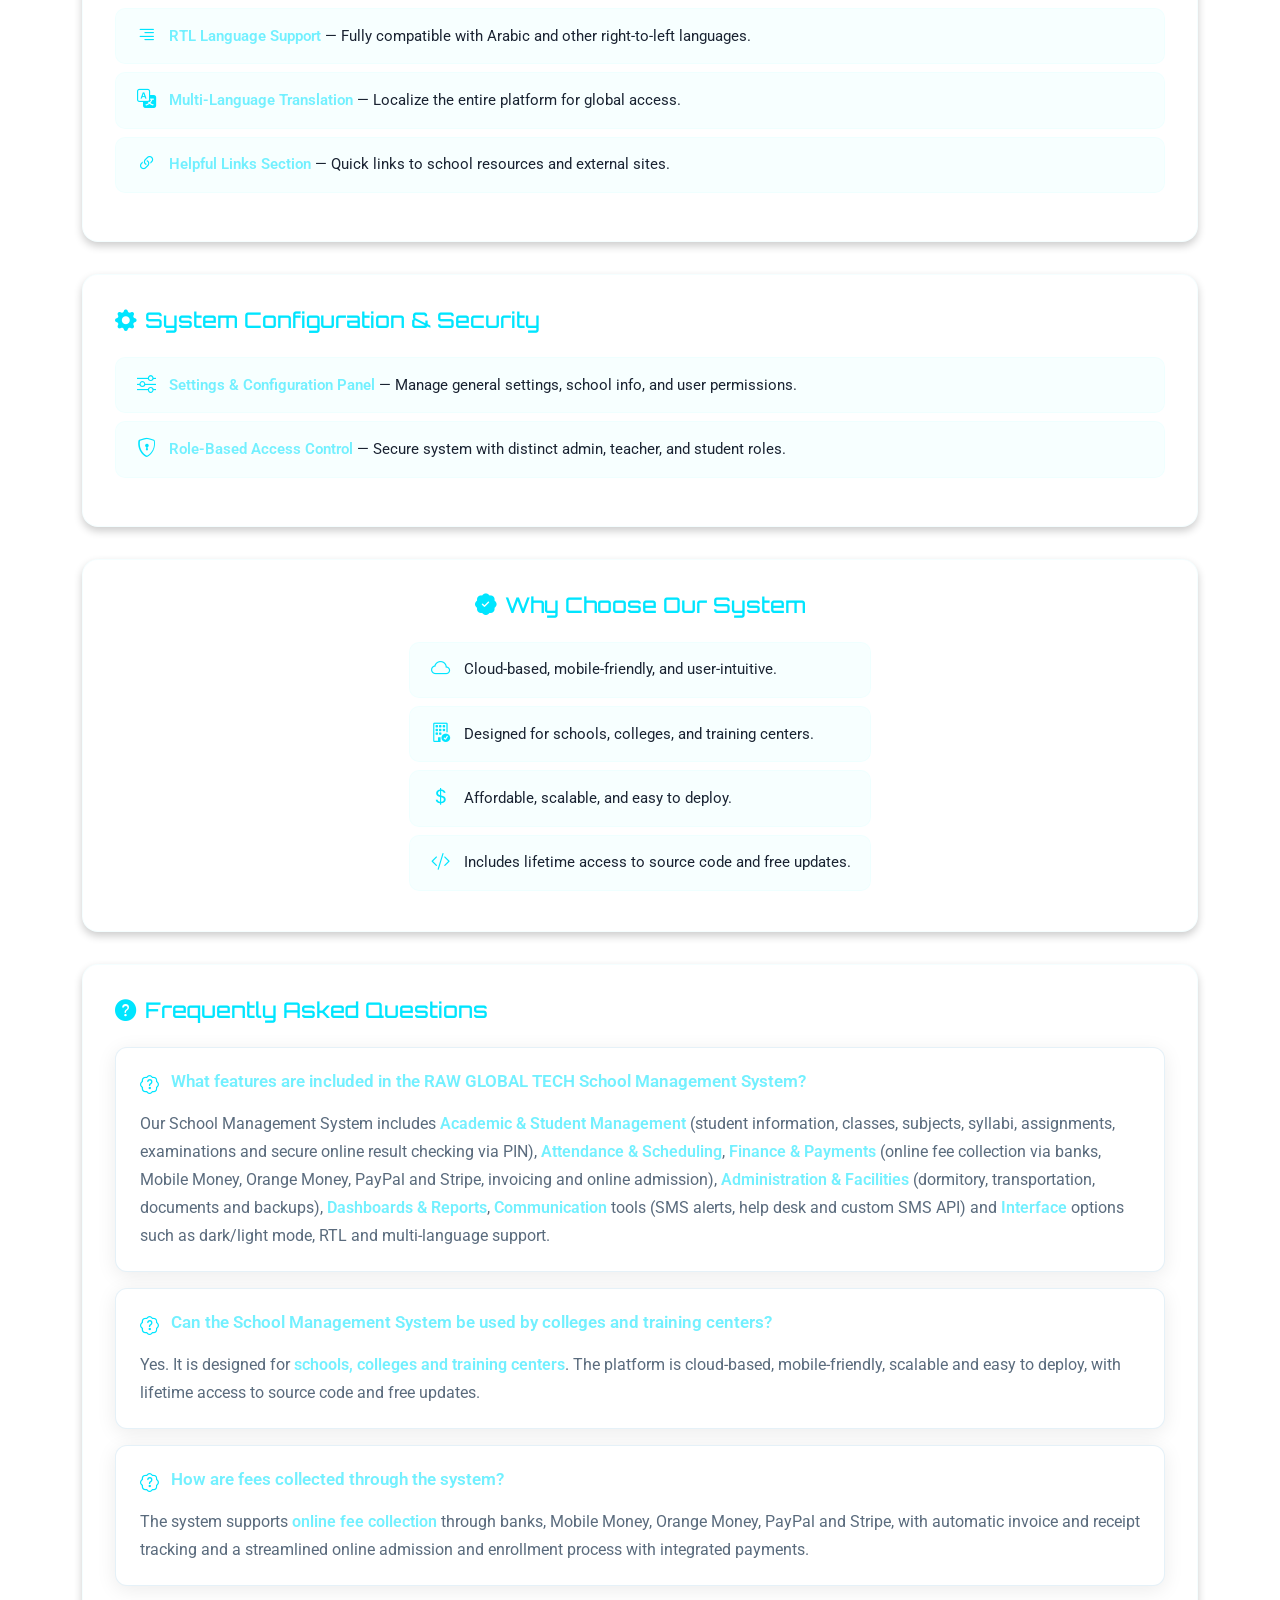
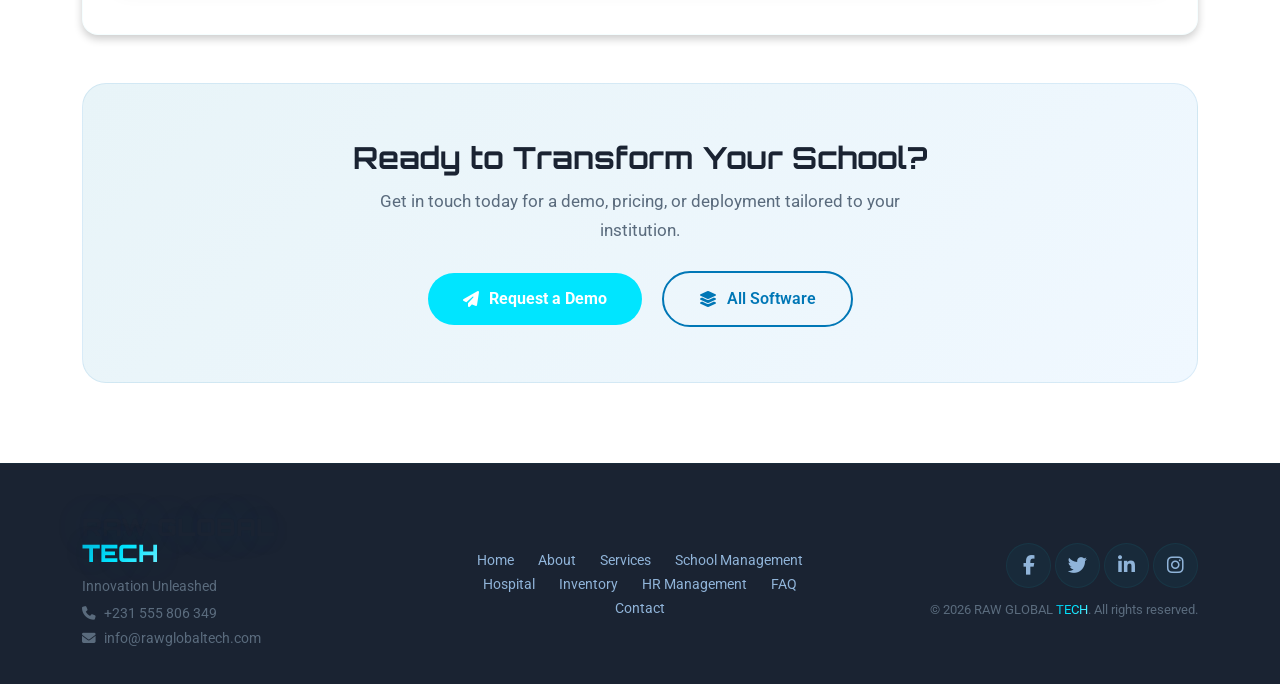
<file: school-management-features.html>
<!DOCTYPE html>
<html lang="en">
<head>
  <meta charset="UTF-8">
  <meta name="viewport" content="width=device-width, initial-scale=1.0">
  <title>School Management System · RAW GLOBAL TECH</title>
  <meta name="description" content="RAW GLOBAL TECH School Management System — a comprehensive platform for schools, colleges and training centers.">
  <meta name="keywords" content="school management system, student information system, exam management, fee collection, attendance tracking, school software Liberia">
  <meta name="author" content="RAW GLOBAL TECH">
  <meta name="robots" content="index, follow">
  <meta name="theme-color" content="#0a0e1a">
  <link rel="canonical" href="https://www.rawglobaltech.com/school-management-features.html">
  <!-- Open Graph -->
  <meta property="og:type" content="website">
  <meta property="og:site_name" content="RAW GLOBAL TECH">
  <meta property="og:title" content="School Management System · RAW GLOBAL TECH">
  <meta property="og:description" content="RAW GLOBAL TECH School Management System — a comprehensive platform for schools, colleges and training centers.">
  <meta property="og:url" content="https://www.rawglobaltech.com/school-management-features.html">
  <meta property="og:image" content="https://www.rawglobaltech.com/img/rgt_logo.png">
  <meta property="og:locale" content="en_US">
  <!-- Twitter -->
  <meta name="twitter:card" content="summary_large_image">
  <meta name="twitter:title" content="School Management System · RAW GLOBAL TECH">
  <meta name="twitter:description" content="RAW GLOBAL TECH School Management System — a comprehensive platform for schools, colleges and training centers.">
  <meta name="twitter:image" content="https://www.rawglobaltech.com/img/rgt_logo.png">
  <!-- Structured data -->
  <script type="application/ld+json">
  {
    "@context": "https://schema.org",
    "@type": "Organization",
    "name": "RAW GLOBAL TECH",
    "alternateName": "RGT",
    "url": "https://www.rawglobaltech.com/",
    "logo": "https://www.rawglobaltech.com/img/rgt_logo.png",
    "description": "RAW GLOBAL TECH delivers IT equipment sales, software development, maintenance, consulting, installations and business management software in Liberia.",
    "email": "info@rawglobaltech.com",
    "telephone": "+231555806349",
    "address": { "@type": "PostalAddress", "addressCountry": "LR" },
    "sameAs": [ "https://www.facebook.com/richardarchemedeswilliamsjr" ]
  }
  </script>
  <script type="application/ld+json">
  {
    "@context": "https://schema.org",
    "@type": "SoftwareApplication",
    "name": "School Management System",
    "applicationCategory": "BusinessApplication",
    "operatingSystem": "Web, Android, iOS",
    "url": "https://www.rawglobaltech.com/school-management-features.html",
    "offers": { "@type": "Offer", "price": "0", "priceCurrency": "USD" },
    "publisher": { "@type": "Organization", "name": "RAW GLOBAL TECH" }
  }
  </script>
  <!-- Favicon -->
  <link rel="icon" type="image/x-icon" href="img/favicon.ico">
  <link rel="shortcut icon" type="image/x-icon" href="img/favicon.ico">
  <!-- Bootstrap, Fonts, Icons, AOS -->
  <!-- Performance: preconnect to asset hosts -->
  <link rel="preconnect" href="https://fonts.googleapis.com">
  <link rel="preconnect" href="https://fonts.gstatic.com" crossorigin>
  <link rel="preconnect" href="https://cdn.jsdelivr.net">
  <link rel="preconnect" href="https://cdnjs.cloudflare.com">
  <link rel="preconnect" href="https://unpkg.com">
  <link href="https://cdn.jsdelivr.net/npm/bootstrap@5.3.0-alpha1/dist/css/bootstrap.min.css" rel="stylesheet">
  <link href="https://fonts.googleapis.com/css2?family=Roboto:wght@300;400;500;700;900&family=Orbitron:wght@400;600;700;900&family=Playfair+Display:wght@700&display=swap" rel="stylesheet">
  <link href="https://cdn.jsdelivr.net/npm/bootstrap-icons@1.10.0/font/bootstrap-icons.css" rel="stylesheet">
  <link rel="stylesheet" href="https://cdnjs.cloudflare.com/ajax/libs/font-awesome/6.4.0/css/all.min.css">
  <link href="https://unpkg.com/aos@2.3.1/dist/aos.css" rel="stylesheet">
  <!-- Shared site styles -->
  <link href="css/styles.css" rel="stylesheet">
</head>
<body>

<!-- ===== NAVBAR ===== -->
<nav class="navbar navbar-expand-lg fixed-top" id="mainNav" aria-label="Main navigation">
  <div class="container">
    <a class="navbar-brand" href="index.html">
      <img src="img/rgt_logo.png" alt="RAW GLOBAL TECH logo">
      RAW GLOBAL <span class="highlight">TECH</span>
    </a>
    <button class="navbar-toggler" type="button" data-bs-toggle="collapse" data-bs-target="#navbarNav" aria-label="Toggle navigation">
      <span class="navbar-toggler-icon"></span>
    </button>
    <div class="collapse navbar-collapse justify-content-end" id="navbarNav">
      <ul class="navbar-nav align-items-lg-center">
        <li class="nav-item"><a class="nav-link" href="index.html">Home</a></li>
        <li class="nav-item"><a class="nav-link" href="about.html">About</a></li>
        <li class="nav-item"><a class="nav-link" href="services.html">Services</a></li>
        <li class="nav-item"><a class="nav-link active" href="software.html" aria-current="page">Software</a></li>
        <li class="nav-item"><a class="nav-link" href="richardawilliamsjr.html">CEO</a></li>
        <li class="nav-item"><a class="nav-link" href="faq.html">FAQ</a></li>
        <li class="nav-item"><a class="nav-link" href="contact.html">Contact</a></li>
      </ul>
      <button id="themeToggle" class="theme-toggle ms-lg-2 mt-2 mt-lg-0" data-mode="auto" title="Theme: Auto (follows your device)" aria-label="Change theme. Current: Auto">
        <i class="fas fa-circle-half-stroke"></i>
        <span class="theme-toggle-label">Auto</span>
      </button>
    </div>
  </div>
</nav>

<!-- ===== PAGE HEADER ===== -->
<header class="page-header">
  <div class="crumbs"><a href="index.html">Home</a> &nbsp;//&nbsp;           <a href="software.html">All Software</a>
          <a href="richardawilliamsjr.html">CEO</a> &nbsp;//&nbsp; School Management</div>
  <h1 data-aos="fade-up">School Management <span class="text-cyan">System</span></h1>
  <p class="lead-text" data-aos="fade-up" data-aos-delay="100">Our comprehensive School Management System is designed to streamline operations, enhance communication, and improve academic outcomes for schools, colleges, and training centers.</p>
</header>

<!-- ===== FEATURES ===== -->
<section class="section-dark">
  <div class="container">

    <!-- Academic & Student Management -->
    <div class="feature-category" data-aos="fade-up" data-aos-delay="50">
      <h3><i class="bi bi-mortarboard-fill me-2"></i>Academic & Student Management</h3>
      <ul class="feature-list">
        <li><i class="bi bi-person-vcard"></i><span><strong>Student Information System</strong> — Manage complete student profiles, guardians, and academic history in one place.</span></li>
        <li><i class="bi bi-grid"></i><span><strong>Class & Section Management</strong> — Easily create, update, and organize classes, sections, and subjects.</span></li>
        <li><i class="bi bi-book"></i><span><strong>Subject Management</strong> — Assign teachers, define course outlines, and monitor subject performance.</span></li>
        <li><i class="bi bi-journal-text"></i><span><strong>Syllabus Management</strong> — Upload and share class syllabi with students and guardians.</span></li>
        <li><i class="bi bi-file-earmark-text"></i><span><strong>Assignments & Study Materials</strong> — Share assignments, notes, and e-learning resources digitally.</span></li>
        <li><i class="bi bi-pencil-square"></i><span><strong>Examination Management</strong> — Manage exams, grading systems, report cards, and results.</span></li>
        <li><i class="bi bi-key"></i><span><strong>Online Result Checking (PIN)</strong> — Students and parents can securely check results using a unique PIN.</span></li>
      </ul>
    </div>

    <!-- Attendance & Scheduling -->
    <div class="feature-category" data-aos="fade-up" data-aos-delay="50">
      <h3><i class="bi bi-clock-history me-2"></i>Attendance & Scheduling</h3>
      <ul class="feature-list">
        <li><i class="bi bi-calendar-check"></i><span><strong>Attendance Module</strong> — Track student and staff attendance daily with automated reports.</span></li>
        <li><i class="bi bi-table"></i><span><strong>Timetable Generator</strong> — Auto-generate class timetables for teachers and subjects.</span></li>
        <li><i class="bi bi-calendar-event"></i><span><strong>School Holidays & Events</strong> — Manage academic calendars, holidays, and event notifications.</span></li>
      </ul>
    </div>

    <!-- Finance & Payments -->
    <div class="feature-category" data-aos="fade-up" data-aos-delay="50">
      <h3><i class="bi bi-credit-card-fill me-2"></i>Finance & Payments</h3>
      <ul class="feature-list">
        <li><i class="bi bi-cash-coin"></i><span><strong>Online Fee Collection</strong> — Accept student payments securely through banks, Mobile Money and Orange Money, as well as PayPal and Stripe.</span></li>
        <li><i class="bi bi-receipt"></i><span><strong>Invoice & Receipt Tracking</strong> — Generate and monitor all payments and dues in real time.</span></li>
        <li><i class="bi bi-person-plus"></i><span><strong>Online Admission & Enrollment</strong> — Streamline the application process with online registration and payment.</span></li>
      </ul>
    </div>

    <!-- Administration & Facilities -->
    <div class="feature-category" data-aos="fade-up" data-aos-delay="50">
      <h3><i class="bi bi-building me-2"></i>Administration & Facilities</h3>
      <ul class="feature-list">
        <li><i class="bi bi-house-door"></i><span><strong>Dormitory Management</strong> — Assign rooms, track occupancy, and manage hostels effortlessly.</span></li>
        <li><i class="bi bi-bus-front"></i><span><strong>Transportation Management</strong> — Oversee routes, vehicles, and student transportation records.</span></li>
        <li><i class="bi bi-folder"></i><span><strong>Document Management</strong> — Upload, store, and retrieve important academic or admin documents.</span></li>
        <li><i class="bi bi-megaphone"></i><span><strong>Moral Talks & Announcements</strong> — Share motivational talks and daily notices with students.</span></li>
        <li><i class="bi bi-arrow-repeat"></i><span><strong>Backup & Restore</strong> — Automatic backup system for safe data recovery.</span></li>
      </ul>
    </div>

    <!-- Dashboard & Reports -->
    <div class="feature-category" data-aos="fade-up" data-aos-delay="50">
      <h3><i class="bi bi-graph-up me-2"></i>Dashboard & Reports</h3>
      <ul class="feature-list">
        <li><i class="bi bi-speedometer2"></i><span><strong>Advanced Dashboard</strong> — Get a bird's-eye view of all operations with interactive charts and quick stats.</span></li>
        <li><i class="bi bi-file-earmark-bar-graph"></i><span><strong>Comprehensive Reporting</strong> — Generate detailed academic, attendance, and financial reports.</span></li>
        <li><i class="bi bi-arrow-left-right"></i><span><strong>Data Import & Export</strong> — Seamlessly migrate data using Excel or CSV files.</span></li>
      </ul>
    </div>

    <!-- Communication & Notifications -->
    <div class="feature-category" data-aos="fade-up" data-aos-delay="50">
      <h3><i class="bi bi-chat-dots me-2"></i>Communication & Notifications</h3>
      <ul class="feature-list">
        <li><i class="bi bi-chat-text"></i><span><strong>SMS Alerts</strong> — Send automated notifications to parents and students.</span></li>
        <li><i class="bi bi-question-circle"></i><span><strong>Help Desk System</strong> — Students can submit queries or complaints directly from their portal.</span></li>
        <li><i class="bi bi-search"></i><span><strong>Live Student Search</strong> — Instantly find any student record.</span></li>
        <li><i class="bi bi-phone"></i><span><strong>Custom SMS API</strong> — Integrate with any local or international SMS gateway.</span></li>
      </ul>
    </div>

    <!-- Interface & Accessibility -->
    <div class="feature-category" data-aos="fade-up" data-aos-delay="50">
      <h3><i class="bi bi-globe me-2"></i>Interface & Accessibility</h3>
      <ul class="feature-list">
        <li><i class="bi bi-moon-stars"></i><span><strong>Dark Mode / Light Mode</strong> — Choose between themes for the best viewing experience.</span></li>
        <li><i class="bi bi-text-right"></i><span><strong>RTL Language Support</strong> — Fully compatible with Arabic and other right-to-left languages.</span></li>
        <li><i class="bi bi-translate"></i><span><strong>Multi-Language Translation</strong> — Localize the entire platform for global access.</span></li>
        <li><i class="bi bi-link-45deg"></i><span><strong>Helpful Links Section</strong> — Quick links to school resources and external sites.</span></li>
      </ul>
    </div>

    <!-- System Configuration & Security -->
    <div class="feature-category" data-aos="fade-up" data-aos-delay="50">
      <h3><i class="bi bi-gear-fill me-2"></i>System Configuration & Security</h3>
      <ul class="feature-list">
        <li><i class="bi bi-sliders"></i><span><strong>Settings & Configuration Panel</strong> — Manage general settings, school info, and user permissions.</span></li>
        <li><i class="bi bi-shield-lock"></i><span><strong>Role-Based Access Control</strong> — Secure system with distinct admin, teacher, and student roles.</span></li>
      </ul>
    </div>

    <!-- Why Choose Our System -->
    <div class="feature-category text-center" data-aos="fade-up" data-aos-delay="50">
      <h3><i class="bi bi-patch-check-fill me-2"></i>Why Choose Our System</h3>
      <ul class="feature-list d-inline-block text-start mb-0">
        <li><i class="bi bi-cloud"></i><span>Cloud-based, mobile-friendly, and user-intuitive.</span></li>
        <li><i class="bi bi-building-check"></i><span>Designed for schools, colleges, and training centers.</span></li>
        <li><i class="bi bi-currency-dollar"></i><span>Affordable, scalable, and easy to deploy.</span></li>
        <li><i class="bi bi-code-slash"></i><span>Includes lifetime access to source code and free updates.</span></li>
      </ul>
    </div>

    <!-- FAQ -->
    <div class="feature-category" data-aos="fade-up" data-aos-delay="50">
      <h3><i class="bi bi-question-circle-fill me-2"></i>Frequently Asked Questions</h3>
      <div class="faq-item">
        <p class="faq-q"><i class="bi bi-patch-question"></i><span>What features are included in the RAW GLOBAL TECH School Management System?</span></p>
        <p class="faq-a">Our School Management System includes <strong>Academic &amp; Student Management</strong> (student information, classes, subjects, syllabi, assignments, examinations and secure online result checking via PIN), <strong>Attendance &amp; Scheduling</strong>, <strong>Finance &amp; Payments</strong> (online fee collection via banks, Mobile Money, Orange Money, PayPal and Stripe, invoicing and online admission), <strong>Administration &amp; Facilities</strong> (dormitory, transportation, documents and backups), <strong>Dashboards &amp; Reports</strong>, <strong>Communication</strong> tools (SMS alerts, help desk and custom SMS API) and <strong>Interface</strong> options such as dark/light mode, RTL and multi-language support.</p>
      </div>
      <div class="faq-item">
        <p class="faq-q"><i class="bi bi-patch-question"></i><span>Can the School Management System be used by colleges and training centers?</span></p>
        <p class="faq-a">Yes. It is designed for <strong>schools, colleges and training centers</strong>. The platform is cloud-based, mobile-friendly, scalable and easy to deploy, with lifetime access to source code and free updates.</p>
      </div>
      <div class="faq-item">
        <p class="faq-q"><i class="bi bi-patch-question"></i><span>How are fees collected through the system?</span></p>
        <p class="faq-a">The system supports <strong>online fee collection</strong> through banks, Mobile Money, Orange Money, PayPal and Stripe, with automatic invoice and receipt tracking and a streamlined online admission and enrollment process with integrated payments.</p>
      </div>
    </div>

    <!-- CTA -->
    <div class="row mt-5">
      <div class="col-12" data-aos="zoom-in">
        <div class="cta-band">
          <h3>Ready to Transform Your School?</h3>
          <p>Get in touch today for a demo, pricing, or deployment tailored to your institution.</p>
          <a href="contact.html" class="btn-cyan"><i class="fas fa-paper-plane"></i> Request a Demo</a>
          <a href="software.html" class="btn-outline-custom ms-lg-3 mt-3 mt-lg-0"><i class="fas fa-layer-group"></i> All Software</a>
        </div>
      </div>
    </div>

  </div>
</section>

<!-- ===== FOOTER ===== -->
<footer class="footer">
  <div class="container">
    <div class="row g-4 align-items-center">
      <div class="col-lg-4 text-center text-lg-start">
        <div class="footer-brand">RAW GLOBAL <br><span class="highlight">TECH</span></div>
        <p>Innovation Unleashed</p>
        <p style="font-size:0.85rem;"><i class="fas fa-phone me-2"></i>+231 555 806 349</p>
        <p style="font-size:0.85rem;"><i class="fas fa-envelope me-2"></i>info@rawglobaltech.com</p>
      </div>
      <div class="col-lg-4 text-center">
        <div class="footer-links">
          <a href="index.html">Home</a>
          <a href="about.html">About</a>
          <a href="services.html">Services</a>
          <a href="school-management-features.html">School Management</a>
          <a href="hospital-management-features.html">Hospital</a>
          <a href="inventory-management-features.html">Inventory</a>
          <a href="hr-management-features.html">HR Management</a>
          <a href="faq.html">FAQ</a>
          <a href="contact.html">Contact</a>
        </div>
      </div>
      <div class="col-lg-4 text-center text-lg-end">
        <div>
          <a href="https://www.facebook.com/richardarchemedeswilliamsjr" class="social-link"><i class="fab fa-facebook-f"></i></a>
          <a href="#" class="social-link"><i class="fab fa-twitter"></i></a>
          <a href="https://www.linkedin.com/in/richard-a-williams-jr-397a77150?utm_source=share_via&utm_content=profile&utm_medium=member_android" class="social-link"><i class="fab fa-linkedin-in"></i></a>
          <a href="#" class="social-link"><i class="fab fa-instagram"></i></a>
        </div>
        <p style="font-size:0.8rem;margin-top:12px;">&copy; <span class="footer-year">2025</span> RAW GLOBAL <span class="highlight">TECH</span>. All rights reserved.</p>
      </div>
    </div>
  </div>
</footer>

  <!-- FAQ structured data -->
  <script type="application/ld+json">
  {
    "@context": "https://schema.org",
    "@type": "FAQPage",
    "mainEntity": [
      {
        "@type": "Question",
        "name": "What features are included in the RAW GLOBAL TECH School Management System?",
        "acceptedAnswer": {
          "@type": "Answer",
          "text": "Our School Management System includes Academic and Student Management (student information, classes, subjects, syllabi, assignments, examinations and secure online result checking via PIN), Attendance and Scheduling, Finance and Payments (online fee collection via banks, Mobile Money, Orange Money, PayPal and Stripe, invoicing and online admission), Administration and Facilities (dormitory, transportation, documents and backups), Dashboards and Reports, Communication tools (SMS alerts, help desk and custom SMS API) and Interface options such as dark/light mode, RTL and multi-language support."
        }
      },
      {
        "@type": "Question",
        "name": "Can the School Management System be used by colleges and training centers?",
        "acceptedAnswer": {
          "@type": "Answer",
          "text": "Yes. It is designed for schools, colleges and training centers. The platform is cloud-based, mobile-friendly, scalable and easy to deploy, with lifetime access to source code and free updates."
        }
      },
      {
        "@type": "Question",
        "name": "How are fees collected through the system?",
        "acceptedAnswer": {
          "@type": "Answer",
          "text": "The system supports online fee collection through banks, Mobile Money, Orange Money, PayPal and Stripe, with automatic invoice and receipt tracking and a streamlined online admission and enrollment process with integrated payments."
        }
      }
    ]
  }
  </script>

<!-- ===== SCRIPTS ===== -->
<script src="https://cdn.jsdelivr.net/npm/bootstrap@5.3.0-alpha1/dist/js/bootstrap.bundle.min.js"></script>
<script src="https://unpkg.com/aos@2.3.1/dist/aos.js"></script>
<script src="js/main.js"></script>
</body>
</html>
</file>
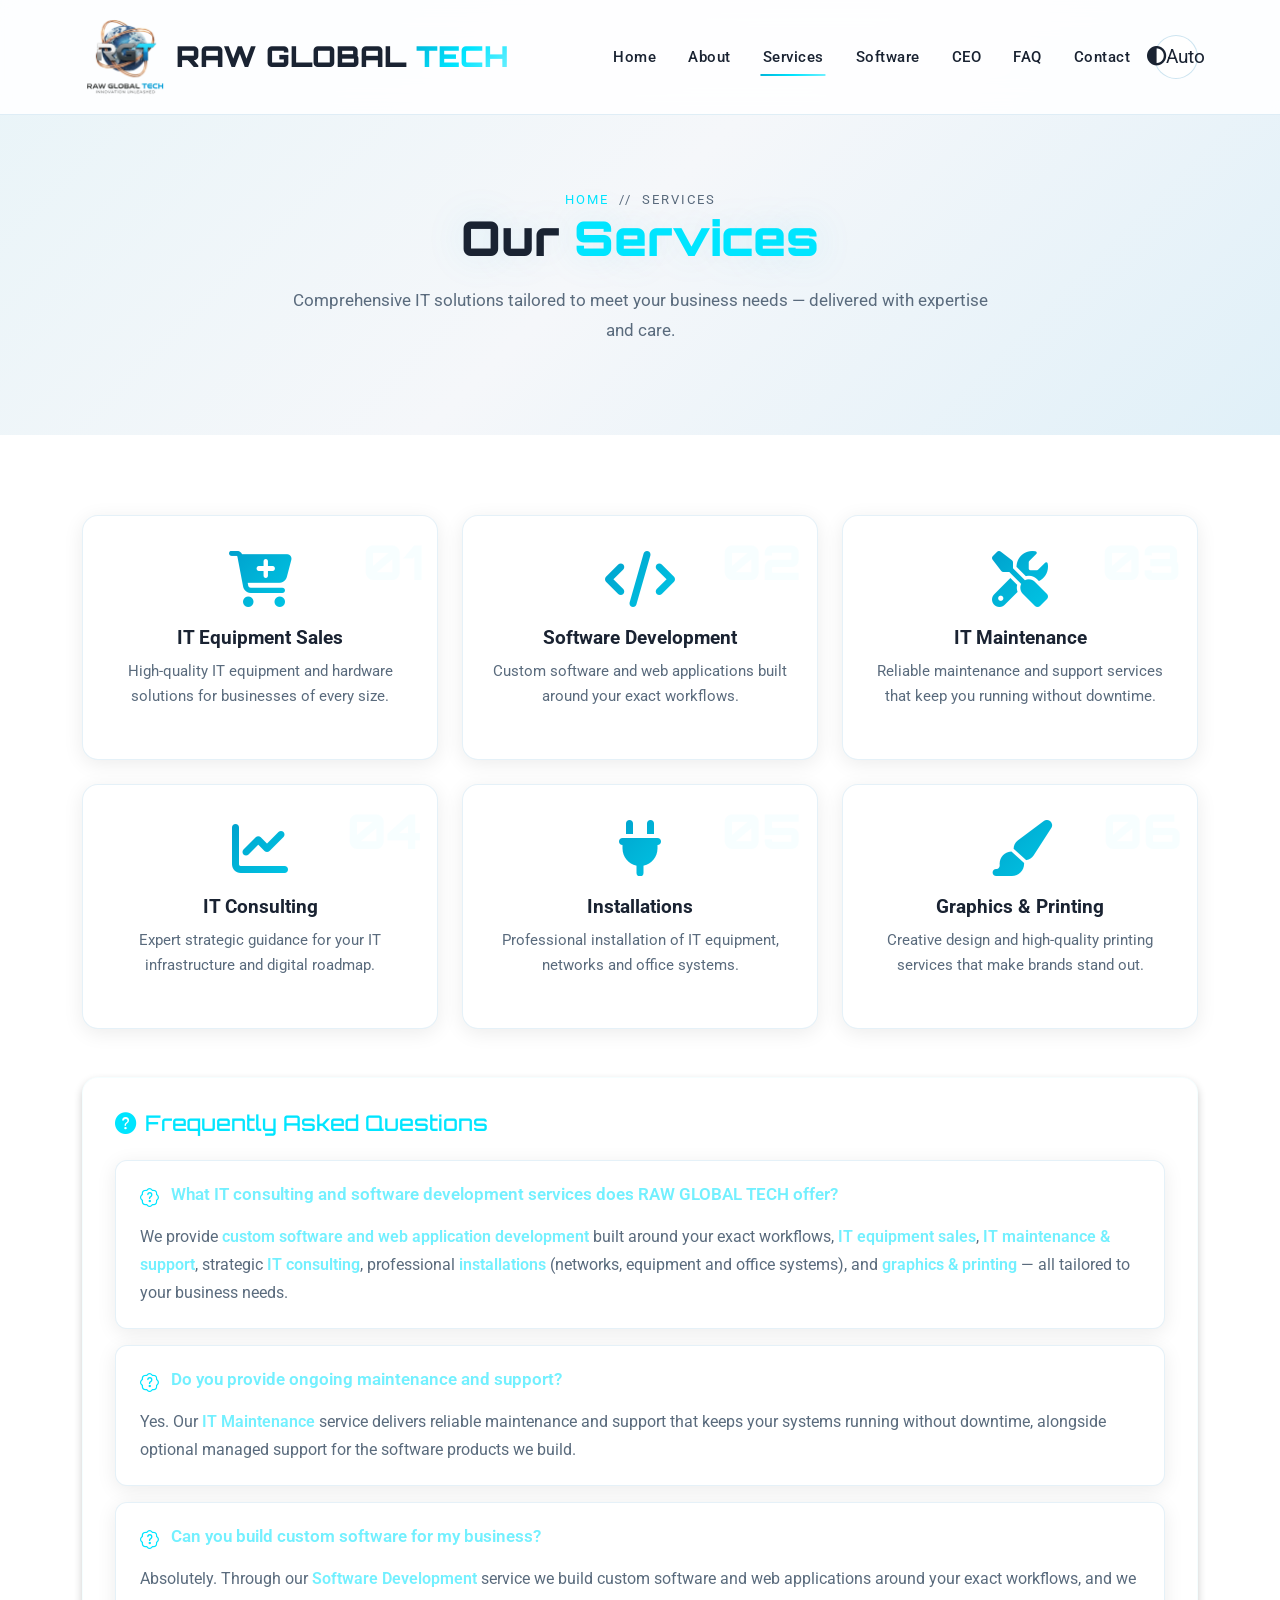
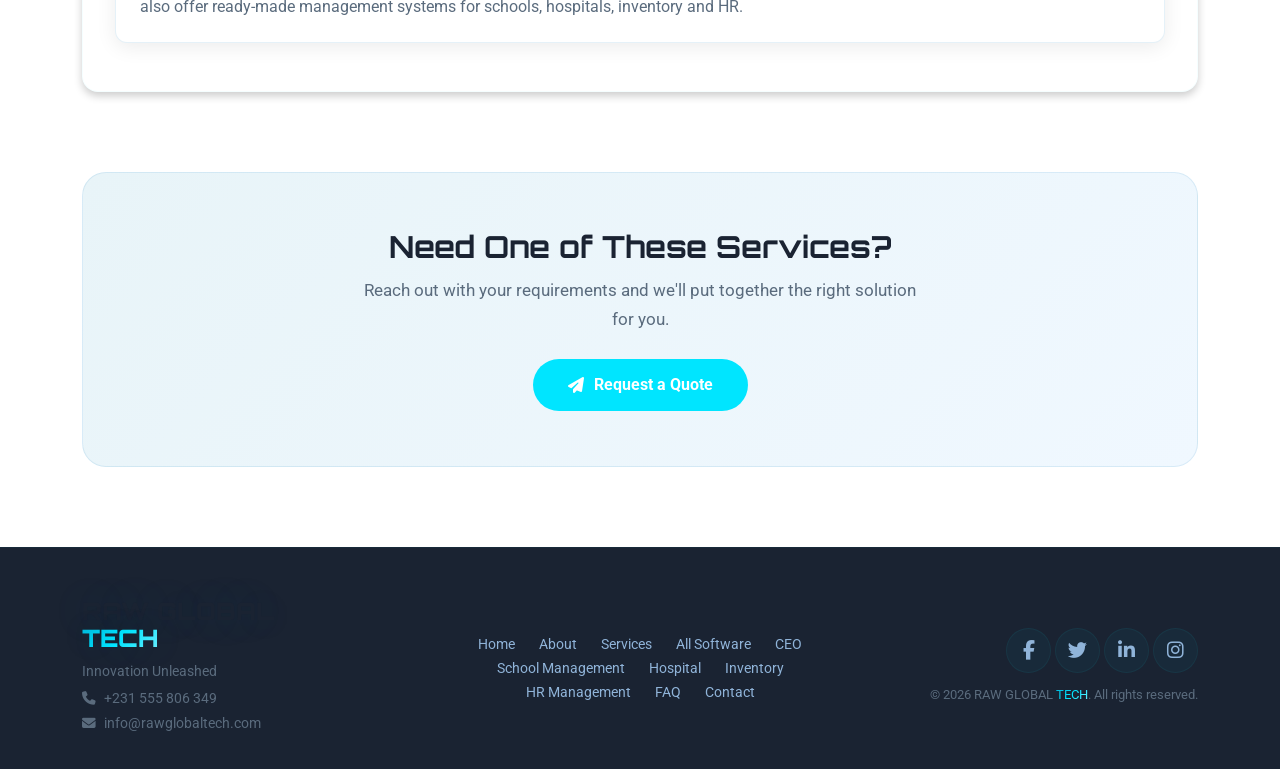
<file: services.html>
<!DOCTYPE html>
<html lang="en">
<head>
  <meta charset="UTF-8">
  <meta name="viewport" content="width=device-width, initial-scale=1.0">
  <title>Our Services · RAW GLOBAL TECH</title>
  <meta name="description" content="Comprehensive IT services from RAW GLOBAL TECH — equipment sales, software development, maintenance, consulting, installations and graphics & printing.">
  <meta name="keywords" content="IT services Liberia, IT equipment sales, software development, IT maintenance, IT consulting, installations, graphics printing, RAW GLOBAL TECH">
  <meta name="author" content="RAW GLOBAL TECH">
     <meta name="robots" content="index, follow, max-image-preview:large, max-snippet:-1, max-video-preview:-1">
  <meta name="theme-color" content="#0a0e1a">
     <link rel="canonical" href="https://www.rawglobaltech.com/services.html">

   <!-- Google Search Console verification (HTML tag method) -->
   <meta name="google-site-verification" content="your-gsc-verification-code-here">

   <!-- International targeting -->
   <link rel="alternate" hreflang="en-LR" href="https://www.rawglobaltech.com/services.html">
   <link rel="alternate" hreflang="x-default" href="https://www.rawglobaltech.com/services.html">
  <!-- Open Graph -->
  <meta property="og:type" content="website">
  <meta property="og:site_name" content="RAW GLOBAL TECH">
  <meta property="og:title" content="Our Services · RAW GLOBAL TECH">
  <meta property="og:description" content="Comprehensive IT services from RAW GLOBAL TECH — equipment sales, software development, maintenance, consulting, installations and graphics & printing.">
  <meta property="og:url" content="https://www.rawglobaltech.com/services.html">
  <meta property="og:image" content="https://www.rawglobaltech.com/img/rgt_logo.png">
  <meta property="og:locale" content="en_US">
  <!-- Twitter -->
  <meta name="twitter:card" content="summary_large_image">
  <meta name="twitter:title" content="Our Services · RAW GLOBAL TECH">
  <meta name="twitter:description" content="Comprehensive IT services from RAW GLOBAL TECH — equipment sales, software development, maintenance, consulting, installations and graphics & printing.">
  <meta name="twitter:image" content="https://www.rawglobaltech.com/img/rgt_logo.png">
  <!-- Structured data -->
  <script type="application/ld+json">
  {
    "@context": "https://schema.org",
    "@type": "Organization",
    "name": "RAW GLOBAL TECH",
    "alternateName": "RGT",
    "url": "https://www.rawglobaltech.com/",
    "logo": "https://www.rawglobaltech.com/img/rgt_logo.png",
    "description": "RAW GLOBAL TECH delivers IT equipment sales, software development, maintenance, consulting, installations and business management software in Liberia.",
    "email": "info@rawglobaltech.com",
    "telephone": "+231555806349",
    "address": { "@type": "PostalAddress", "addressCountry": "LR" },
    "sameAs": [ "https://www.facebook.com/richardarchemedeswilliamsjr" ]
    }
  </script>
  <!-- Structured data - ItemList (service catalog) for rich sitelinks -->
  <script type="application/ld+json">
  {
    "@context": "https://schema.org",
    "@type": "ItemList",
    "name": "RAW GLOBAL TECH Services",
    "itemListElement": [
      { "@type": "ListItem", "position": 1, "name": "IT Equipment Sales", "url": "https://www.rawglobaltech.com/services.html#equipment" },
      { "@type": "ListItem", "position": 2, "name": "Custom Software Development", "url": "https://www.rawglobaltech.com/best-software-company-liberia.html" },
      { "@type": "ListItem", "position": 3, "name": "IT Maintenance & Support", "url": "https://www.rawglobaltech.com/services.html#maintenance" },
      { "@type": "ListItem", "position": 4, "name": "IT Consulting", "url": "https://www.rawglobaltech.com/services.html#consulting" },
      { "@type": "ListItem", "position": 5, "name": "Installations", "url": "https://www.rawglobaltech.com/services.html#installations" },
      { "@type": "ListItem", "position": 6, "name": "Graphics & Printing", "url": "https://www.rawglobaltech.com/services.html#printing" }
    ]
  }
  </script>
  <!-- Favicon -->
  <link rel="icon" type="image/x-icon" href="img/favicon.ico">
  <link rel="shortcut icon" type="image/x-icon" href="img/favicon.ico">
  <!-- Bootstrap, Fonts, Icons, AOS -->
  <!-- Performance: preconnect to asset hosts -->
  <link rel="preconnect" href="https://fonts.googleapis.com">
  <link rel="preconnect" href="https://fonts.gstatic.com" crossorigin>
  <link rel="preconnect" href="https://cdn.jsdelivr.net">
  <link rel="preconnect" href="https://cdnjs.cloudflare.com">
  <link rel="preconnect" href="https://unpkg.com">
  <link href="https://cdn.jsdelivr.net/npm/bootstrap@5.3.0-alpha1/dist/css/bootstrap.min.css" rel="stylesheet">
  <link href="https://fonts.googleapis.com/css2?family=Roboto:wght@300;400;500;700;900&family=Orbitron:wght@400;600;700;900&family=Playfair+Display:wght@700&display=swap" rel="stylesheet">
  <link href="https://cdn.jsdelivr.net/npm/bootstrap-icons@1.10.0/font/bootstrap-icons.css" rel="stylesheet">
  <link rel="stylesheet" href="https://cdnjs.cloudflare.com/ajax/libs/font-awesome/6.4.0/css/all.min.css">
  <link href="https://unpkg.com/aos@2.3.1/dist/aos.css" rel="stylesheet">
  <!-- Shared site styles -->
  <link href="css/styles.css" rel="stylesheet">
</head>
<body>

<!-- ===== NAVBAR ===== -->
<nav class="navbar navbar-expand-lg fixed-top" id="mainNav" aria-label="Main navigation">
  <div class="container">
    <a class="navbar-brand" href="index.html">
      <img src="img/rgt_logo.png" alt="RAW GLOBAL TECH logo">
      RAW GLOBAL <span class="highlight">TECH</span>
    </a>
    <button class="navbar-toggler" type="button" data-bs-toggle="collapse" data-bs-target="#navbarNav" aria-label="Toggle navigation">
      <span class="navbar-toggler-icon"></span>
    </button>
    <div class="collapse navbar-collapse justify-content-end" id="navbarNav">
      <ul class="navbar-nav align-items-lg-center">
        <li class="nav-item"><a class="nav-link" href="index.html">Home</a></li>
        <li class="nav-item"><a class="nav-link" href="about.html">About</a></li>
        <li class="nav-item"><a class="nav-link active" href="services.html" aria-current="page">Services</a></li>
        <li class="nav-item"><a class="nav-link" href="software.html">Software</a></li>
        <li class="nav-item"><a class="nav-link" href="richardawilliamsjr.html">CEO</a></li>
        <li class="nav-item"><a class="nav-link" href="faq.html">FAQ</a></li>
        <li class="nav-item"><a class="nav-link" href="contact.html">Contact</a></li>
      </ul>
      <button id="themeToggle" class="theme-toggle ms-lg-2 mt-2 mt-lg-0" data-mode="auto" title="Theme: Auto (follows your device)" aria-label="Change theme. Current: Auto">
        <i class="fas fa-circle-half-stroke"></i>
        <span class="theme-toggle-label">Auto</span>
      </button>
    </div>
  </div>
</nav>

<!-- ===== PAGE HEADER ===== -->
<header class="page-header">
  <div class="crumbs"><a href="index.html">Home</a> &nbsp;//&nbsp; Services</div>
  <h1 data-aos="fade-up">Our <span class="text-cyan">Services</span></h1>
  <p class="lead-text" data-aos="fade-up" data-aos-delay="100">Comprehensive IT solutions tailored to meet your business needs — delivered with expertise and care.</p>
</header>

<!-- ===== SERVICES GRID ===== -->
<section class="section-dark">
  <div class="container">
    <div class="row g-4">
      <div class="col-md-6 col-lg-4" data-aos="fade-up" data-aos-delay="100">
        <div class="service-card">
          <span class="service-number">01</span>
          <i class="fas fa-cart-plus service-icon"></i>
          <h5>IT Equipment Sales</h5>
          <p>High-quality IT equipment and hardware solutions for businesses of every size.</p>
        </div>
      </div>
      <div class="col-md-6 col-lg-4" data-aos="fade-up" data-aos-delay="200">
        <div class="service-card">
          <span class="service-number">02</span>
          <i class="fas fa-code service-icon"></i>
          <h5>Software Development</h5>
          <p>Custom software and web applications built around your exact workflows.</p>
        </div>
      </div>
      <div class="col-md-6 col-lg-4" data-aos="fade-up" data-aos-delay="300">
        <div class="service-card">
          <span class="service-number">03</span>
          <i class="fas fa-tools service-icon"></i>
          <h5>IT Maintenance</h5>
          <p>Reliable maintenance and support services that keep you running without downtime.</p>
        </div>
      </div>
      <div class="col-md-6 col-lg-4" data-aos="fade-up" data-aos-delay="400">
        <div class="service-card">
          <span class="service-number">04</span>
          <i class="fas fa-chart-line service-icon"></i>
          <h5>IT Consulting</h5>
          <p>Expert strategic guidance for your IT infrastructure and digital roadmap.</p>
        </div>
      </div>
      <div class="col-md-6 col-lg-4" data-aos="fade-up" data-aos-delay="500">
        <div class="service-card">
          <span class="service-number">05</span>
          <i class="fas fa-plug service-icon"></i>
          <h5>Installations</h5>
          <p>Professional installation of IT equipment, networks and office systems.</p>
        </div>
      </div>
      <div class="col-md-6 col-lg-4" data-aos="fade-up" data-aos-delay="600">
        <div class="service-card">
          <span class="service-number">06</span>
          <i class="fas fa-paint-brush service-icon"></i>
          <h5>Graphics & Printing</h5>
          <p>Creative design and high-quality printing services that make brands stand out.</p>
        </div>
      </div>
    </div>

    <!-- FAQ -->
    <div class="row mt-5">
      <div class="col-12" data-aos="fade-up" data-aos-delay="50">
        <div class="feature-category">
          <h3><i class="bi bi-question-circle-fill me-2"></i>Frequently Asked Questions</h3>
          <div class="faq-item">
            <p class="faq-q"><i class="bi bi-patch-question"></i><span>What IT consulting and software development services does RAW GLOBAL TECH offer?</span></p>
            <p class="faq-a">We provide <strong>custom software and web application development</strong> built around your exact workflows, <strong>IT equipment sales</strong>, <strong>IT maintenance &amp; support</strong>, strategic <strong>IT consulting</strong>, professional <strong>installations</strong> (networks, equipment and office systems), and <strong>graphics &amp; printing</strong> — all tailored to your business needs.</p>
          </div>
          <div class="faq-item">
            <p class="faq-q"><i class="bi bi-patch-question"></i><span>Do you provide ongoing maintenance and support?</span></p>
            <p class="faq-a">Yes. Our <strong>IT Maintenance</strong> service delivers reliable maintenance and support that keeps your systems running without downtime, alongside optional managed support for the software products we build.</p>
          </div>
          <div class="faq-item">
            <p class="faq-q"><i class="bi bi-patch-question"></i><span>Can you build custom software for my business?</span></p>
            <p class="faq-a">Absolutely. Through our <strong>Software Development</strong> service we build custom software and web applications around your exact workflows, and we also offer ready-made management systems for schools, hospitals, inventory and HR.</p>
          </div>
        </div>
      </div>
    </div>

    <!-- CTA -->
    <div class="row mt-5">
      <div class="col-12" data-aos="zoom-in">
        <div class="cta-band">
          <h3>Need One of These Services?</h3>
          <p>Reach out with your requirements and we'll put together the right solution for you.</p>
          <a href="contact.html" class="btn-cyan"><i class="fas fa-paper-plane"></i> Request a Quote</a>
        </div>
      </div>
    </div>
  </div>
</section>

<!-- ===== FOOTER ===== -->
<footer class="footer">
  <div class="container">
    <div class="row g-4 align-items-center">
      <div class="col-lg-4 text-center text-lg-start">
        <div class="footer-brand">RAW GLOBAL <br><span class="highlight">TECH</span></div>
        <p>Innovation Unleashed</p>
        <p style="font-size:0.85rem;"><i class="fas fa-phone me-2"></i>+231 555 806 349</p>
        <p style="font-size:0.85rem;"><i class="fas fa-envelope me-2"></i>info@rawglobaltech.com</p>
      </div>
      <div class="col-lg-4 text-center">
        <div class="footer-links">
          <a href="index.html">Home</a>
          <a href="about.html">About</a>
          <a href="services.html">Services</a>
          <a href="software.html">All Software</a>
          <a href="richardawilliamsjr.html">CEO</a>
          <a href="school-management-features.html">School Management</a>
          <a href="hospital-management-features.html">Hospital</a>
          <a href="inventory-management-features.html">Inventory</a>
          <a href="hr-management-features.html">HR Management</a>
          <a href="faq.html">FAQ</a>
          <a href="contact.html">Contact</a>
        </div>
      </div>
      <div class="col-lg-4 text-center text-lg-end">
        <div>
          <a href="https://www.facebook.com/richardarchemedeswilliamsjr" class="social-link"><i class="fab fa-facebook-f"></i></a>
          <a href="#" class="social-link"><i class="fab fa-twitter"></i></a>
          <a href="https://www.linkedin.com/in/richard-a-williams-jr-397a77150?utm_source=share_via&utm_content=profile&utm_medium=member_android" class="social-link"><i class="fab fa-linkedin-in"></i></a>
          <a href="#" class="social-link"><i class="fab fa-instagram"></i></a>
        </div>
        <p style="font-size:0.8rem;margin-top:12px;">&copy; <span class="footer-year">2025</span> RAW GLOBAL <span class="highlight">TECH</span>. All rights reserved.</p>
      </div>
    </div>
  </div>
</footer>

  <!-- FAQ structured data -->
  <script type="application/ld+json">
  {
    "@context": "https://schema.org",
    "@type": "FAQPage",
    "mainEntity": [
      {
        "@type": "Question",
        "name": "What IT consulting and software development services does RAW GLOBAL TECH offer?",
        "acceptedAnswer": {
          "@type": "Answer",
          "text": "We provide custom software and web application development built around your exact workflows, IT equipment sales, IT maintenance and support, strategic IT consulting, professional installations (networks, equipment and office systems), and graphics and printing — all tailored to your business needs."
        }
      },
      {
        "@type": "Question",
        "name": "Do you provide ongoing maintenance and support?",
        "acceptedAnswer": {
          "@type": "Answer",
          "text": "Yes. Our IT Maintenance service delivers reliable maintenance and support that keeps your systems running without downtime, alongside optional managed support for the software products we build."
        }
      },
      {
        "@type": "Question",
        "name": "Can you build custom software for my business?",
        "acceptedAnswer": {
          "@type": "Answer",
          "text": "Absolutely. Through our Software Development service we build custom software and web applications around your exact workflows, and we also offer ready-made management systems for schools, hospitals, inventory and HR."
        }
      }
    ]
  }
  </script>

<!-- ===== SCRIPTS ===== -->
<script src="https://cdn.jsdelivr.net/npm/bootstrap@5.3.0-alpha1/dist/js/bootstrap.bundle.min.js"></script>
<script src="https://unpkg.com/aos@2.3.1/dist/aos.js"></script>
<script src="js/main.js"></script>
</body>
</html>
</file>
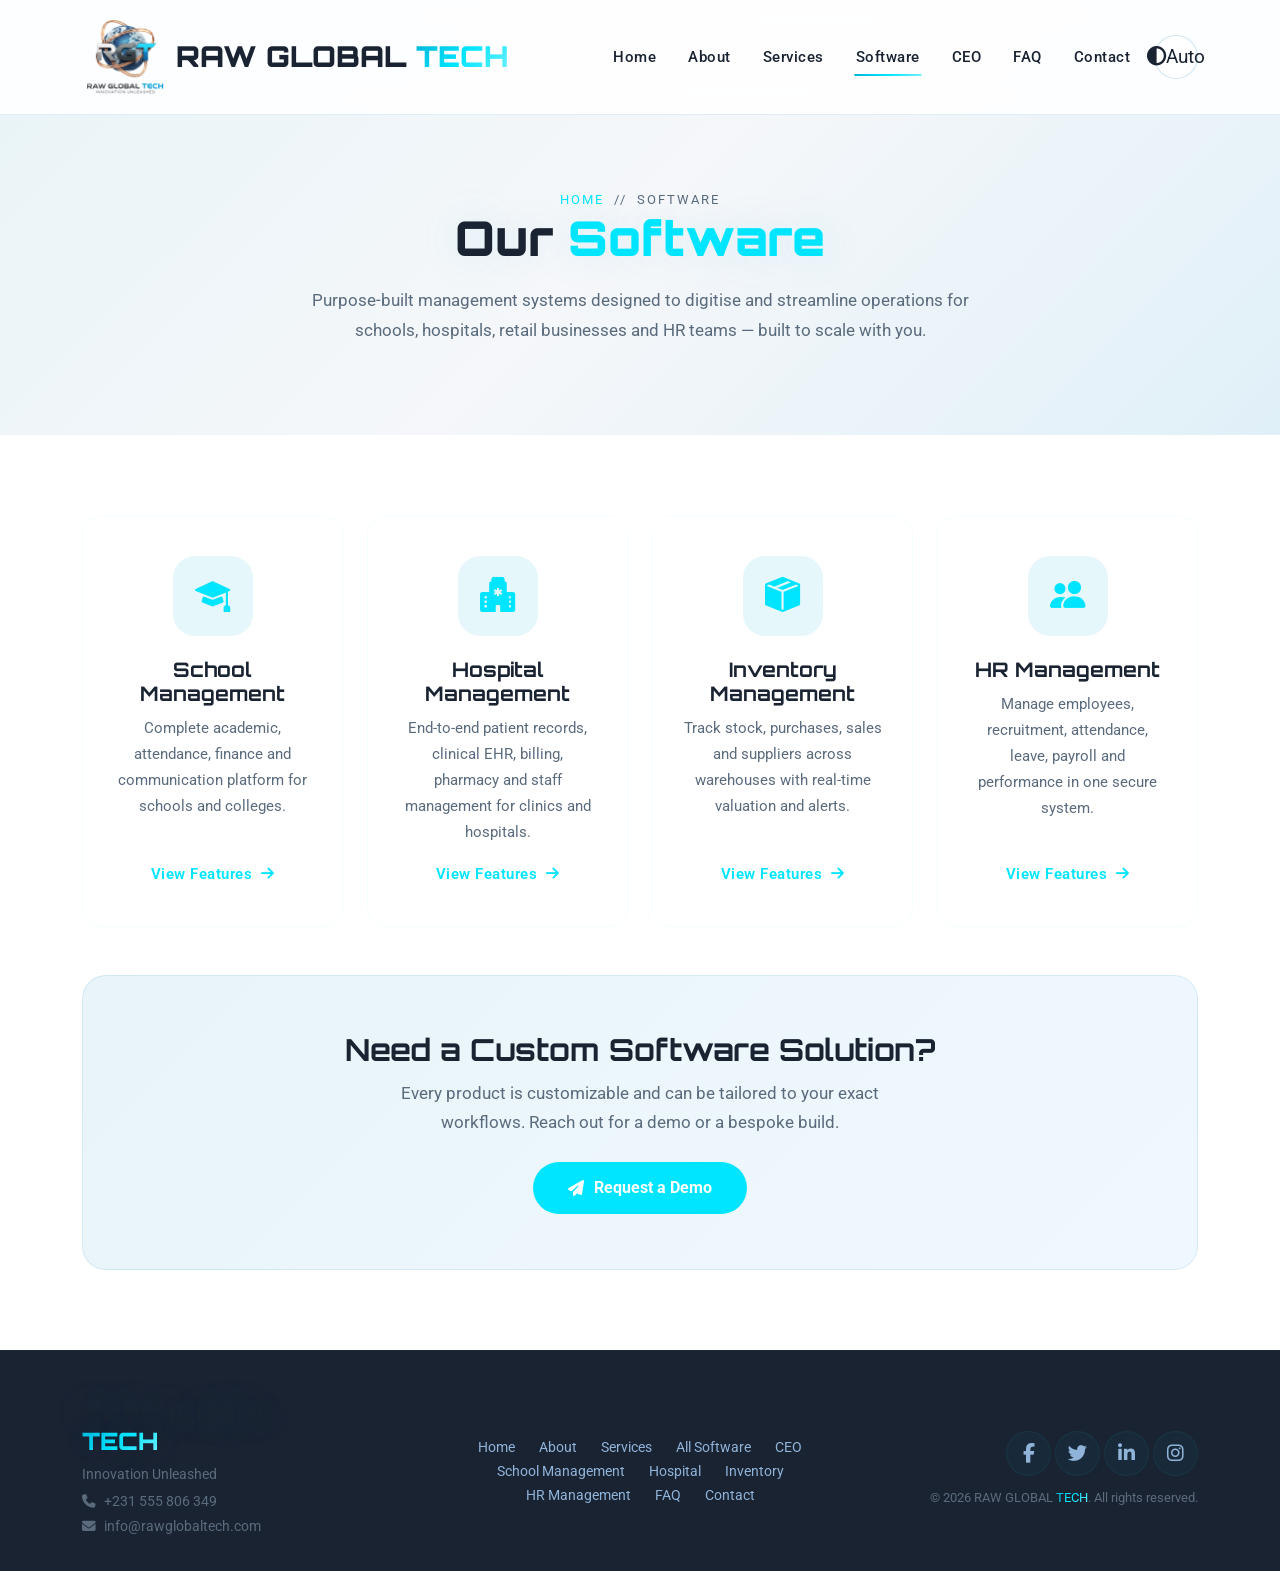
<file: software.html>
<!DOCTYPE html>
<html lang="en">
<head>
  <meta charset="UTF-8">
  <meta name="viewport" content="width=device-width, initial-scale=1.0">
  <title>Our Software · RAW GLOBAL TECH</title>
  <meta name="description" content="Purpose-built software products from RAW GLOBAL TECH — School, Hospital, Inventory and HR Management Systems.">
  <meta name="keywords" content="business management software Liberia, school management system, hospital management system, inventory management, HR management software, RAW GLOBAL TECH">
  <meta name="author" content="RAW GLOBAL TECH">
  <meta name="robots" content="index, follow">
  <meta name="theme-color" content="#0a0e1a">
  <link rel="canonical" href="https://www.rawglobaltech.com/software.html">
  <!-- Open Graph -->
  <meta property="og:type" content="website">
  <meta property="og:site_name" content="RAW GLOBAL TECH">
  <meta property="og:title" content="Our Software · RAW GLOBAL TECH">
  <meta property="og:description" content="Purpose-built software products from RAW GLOBAL TECH — School, Hospital, Inventory and HR Management Systems.">
  <meta property="og:url" content="https://www.rawglobaltech.com/software.html">
  <meta property="og:image" content="https://www.rawglobaltech.com/img/rgt_logo.png">
  <meta property="og:locale" content="en_US">
  <!-- Twitter -->
  <meta name="twitter:card" content="summary_large_image">
  <meta name="twitter:title" content="Our Software · RAW GLOBAL TECH">
  <meta name="twitter:description" content="Purpose-built software products from RAW GLOBAL TECH — School, Hospital, Inventory and HR Management Systems.">
  <meta name="twitter:image" content="https://www.rawglobaltech.com/img/rgt_logo.png">
  <!-- Structured data -->
  <script type="application/ld+json">
  {
    "@context": "https://schema.org",
    "@type": "Organization",
    "name": "RAW GLOBAL TECH",
    "alternateName": "RGT",
    "url": "https://www.rawglobaltech.com/",
    "logo": "https://www.rawglobaltech.com/img/rgt_logo.png",
    "description": "RAW GLOBAL TECH delivers IT equipment sales, software development, maintenance, consulting, installations and business management software in Liberia.",
    "email": "info@rawglobaltech.com",
    "telephone": "+231555806349",
    "address": { "@type": "PostalAddress", "addressCountry": "LR" },
    "sameAs": [ "https://www.facebook.com/richardarchemedeswilliamsjr" ]
  }
  </script>
  <!-- Favicon -->
  <link rel="icon" type="image/x-icon" href="img/favicon.ico">
  <link rel="shortcut icon" type="image/x-icon" href="img/favicon.ico">
  <!-- Bootstrap, Fonts, Icons, AOS -->
  <!-- Performance: preconnect to asset hosts -->
  <link rel="preconnect" href="https://fonts.googleapis.com">
  <link rel="preconnect" href="https://fonts.gstatic.com" crossorigin>
  <link rel="preconnect" href="https://cdn.jsdelivr.net">
  <link rel="preconnect" href="https://cdnjs.cloudflare.com">
  <link rel="preconnect" href="https://unpkg.com">
  <link href="https://cdn.jsdelivr.net/npm/bootstrap@5.3.0-alpha1/dist/css/bootstrap.min.css" rel="stylesheet">
  <link href="https://fonts.googleapis.com/css2?family=Roboto:wght@300;400;500;700;900&family=Orbitron:wght@400;600;700;900&family=Playfair+Display:wght@700&display=swap" rel="stylesheet">
  <link href="https://cdn.jsdelivr.net/npm/bootstrap-icons@1.10.0/font/bootstrap-icons.css" rel="stylesheet">
  <link rel="stylesheet" href="https://cdnjs.cloudflare.com/ajax/libs/font-awesome/6.4.0/css/all.min.css">
  <link href="https://unpkg.com/aos@2.3.1/dist/aos.css" rel="stylesheet">
  <!-- Shared site styles -->
  <link href="css/styles.css" rel="stylesheet">
</head>
<body>

<!-- ===== NAVBAR ===== -->
<nav class="navbar navbar-expand-lg fixed-top" id="mainNav" aria-label="Main navigation">
  <div class="container">
    <a class="navbar-brand" href="index.html">
      <img src="img/rgt_logo.png" alt="RAW GLOBAL TECH logo">
      RAW GLOBAL <span class="highlight">TECH</span>
    </a>
    <button class="navbar-toggler" type="button" data-bs-toggle="collapse" data-bs-target="#navbarNav" aria-label="Toggle navigation">
      <span class="navbar-toggler-icon"></span>
    </button>
    <div class="collapse navbar-collapse justify-content-end" id="navbarNav">
      <ul class="navbar-nav align-items-lg-center">
        <li class="nav-item"><a class="nav-link" href="index.html">Home</a></li>
        <li class="nav-item"><a class="nav-link" href="about.html">About</a></li>
        <li class="nav-item"><a class="nav-link" href="services.html">Services</a></li>
        <li class="nav-item"><a class="nav-link active" href="software.html" aria-current="page">Software</a></li>
        <li class="nav-item"><a class="nav-link" href="richardawilliamsjr.html">CEO</a></li>
        <li class="nav-item"><a class="nav-link" href="faq.html">FAQ</a></li>
        <li class="nav-item"><a class="nav-link" href="contact.html">Contact</a></li>
      </ul>
      <button id="themeToggle" class="theme-toggle ms-lg-2 mt-2 mt-lg-0" data-mode="auto" title="Theme: Auto (follows your device)" aria-label="Change theme. Current: Auto">
        <i class="fas fa-circle-half-stroke"></i>
        <span class="theme-toggle-label">Auto</span>
      </button>
    </div>
  </div>
</nav>

<!-- ===== PAGE HEADER ===== -->
<header class="page-header">
  <div class="crumbs"><a href="index.html">Home</a> &nbsp;//&nbsp; Software</div>
  <h1 data-aos="fade-up">Our <span class="text-cyan">Software</span></h1>
  <p class="lead-text" data-aos="fade-up" data-aos-delay="100">Purpose-built management systems designed to digitise and streamline operations for schools, hospitals, retail businesses and HR teams — built to scale with you.</p>
</header>

<!-- ===== SOFTWARE GRID ===== -->
<section class="section-dark">
  <div class="container">
    <div class="row g-4">

      <div class="col-md-6 col-lg-3" data-aos="fade-up" data-aos-delay="100">
        <a href="school-management-features.html" class="overview-card">
          <div class="overview-icon"><i class="bi bi-mortarboard-fill"></i></div>
          <h4>School Management</h4>
          <p>Complete academic, attendance, finance and communication platform for schools and colleges.</p>
          <span class="overview-link">View Features <i class="fas fa-arrow-right ms-1"></i></span>
        </a>
      </div>

      <div class="col-md-6 col-lg-3" data-aos="fade-up" data-aos-delay="200">
        <a href="hospital-management-features.html" class="overview-card">
          <div class="overview-icon"><i class="bi bi-hospital-fill"></i></div>
          <h4>Hospital Management</h4>
          <p>End-to-end patient records, clinical EHR, billing, pharmacy and staff management for clinics and hospitals.</p>
          <span class="overview-link">View Features <i class="fas fa-arrow-right ms-1"></i></span>
        </a>
      </div>

      <div class="col-md-6 col-lg-3" data-aos="fade-up" data-aos-delay="300">
        <a href="inventory-management-features.html" class="overview-card">
          <div class="overview-icon"><i class="bi bi-box-seam-fill"></i></div>
          <h4>Inventory Management</h4>
          <p>Track stock, purchases, sales and suppliers across warehouses with real-time valuation and alerts.</p>
          <span class="overview-link">View Features <i class="fas fa-arrow-right ms-1"></i></span>
        </a>
      </div>

      <div class="col-md-6 col-lg-3" data-aos="fade-up" data-aos-delay="400">
        <a href="hr-management-features.html" class="overview-card">
          <div class="overview-icon"><i class="bi bi-people-fill"></i></div>
          <h4>HR Management</h4>
          <p>Manage employees, recruitment, attendance, leave, payroll and performance in one secure system.</p>
          <span class="overview-link">View Features <i class="fas fa-arrow-right ms-1"></i></span>
        </a>
      </div>

    </div>

    <!-- CTA -->
    <div class="row mt-5">
      <div class="col-12" data-aos="zoom-in">
        <div class="cta-band">
          <h3>Need a Custom Software Solution?</h3>
          <p>Every product is customizable and can be tailored to your exact workflows. Reach out for a demo or a bespoke build.</p>
          <a href="contact.html" class="btn-cyan"><i class="fas fa-paper-plane"></i> Request a Demo</a>
        </div>
      </div>
    </div>
  </div>
</section>

<!-- ===== FOOTER ===== -->
<footer class="footer">
  <div class="container">
    <div class="row g-4 align-items-center">
      <div class="col-lg-4 text-center text-lg-start">
        <div class="footer-brand">RAW GLOBAL <br><span class="highlight">TECH</span></div>
        <p>Innovation Unleashed</p>
        <p style="font-size:0.85rem;"><i class="fas fa-phone me-2"></i>+231 555 806 349</p>
        <p style="font-size:0.85rem;"><i class="fas fa-envelope me-2"></i>info@rawglobaltech.com</p>
      </div>
      <div class="col-lg-4 text-center">
        <div class="footer-links">
          <a href="index.html">Home</a>
          <a href="about.html">About</a>
          <a href="services.html">Services</a>
          <a href="software.html">All Software</a>
          <a href="richardawilliamsjr.html">CEO</a>
          <a href="school-management-features.html">School Management</a>
          <a href="hospital-management-features.html">Hospital</a>
          <a href="inventory-management-features.html">Inventory</a>
          <a href="hr-management-features.html">HR Management</a>
          <a href="faq.html">FAQ</a>
          <a href="contact.html">Contact</a>
        </div>
      </div>
      <div class="col-lg-4 text-center text-lg-end">
        <div>
          <a href="https://www.facebook.com/richardarchemedeswilliamsjr" class="social-link"><i class="fab fa-facebook-f"></i></a>
          <a href="#" class="social-link"><i class="fab fa-twitter"></i></a>
          <a href="https://www.linkedin.com/in/richard-a-williams-jr-397a77150?utm_source=share_via&utm_content=profile&utm_medium=member_android" class="social-link"><i class="fab fa-linkedin-in"></i></a>
          <a href="#" class="social-link"><i class="fab fa-instagram"></i></a>
        </div>
        <p style="font-size:0.8rem;margin-top:12px;">&copy; <span class="footer-year">2025</span> RAW GLOBAL <span class="highlight">TECH</span>. All rights reserved.</p>
      </div>
    </div>
  </div>
</footer>

<!-- ===== SCRIPTS ===== -->
<script src="https://cdn.jsdelivr.net/npm/bootstrap@5.3.0-alpha1/dist/js/bootstrap.bundle.min.js"></script>
<script src="https://unpkg.com/aos@2.3.1/dist/aos.js"></script>
<script src="js/main.js"></script>
</body>
</html>
</file>
<file: css/styles.css>
/* ============================================================
   RAW GLOBAL TECH · Cyber Blue — shared site-wide styles
   ============================================================ */

/* ===== ROOT ===== */
:root {
  --primary-blue: #00b4d8;
  --primary-dark: #0077b6;
  --accent-cyan: #00e5ff;
  --accent-cyan-light: #72f0ff;
  --bg-dark: #0a0e1a;
  --bg-dark-secondary: #0f1a2b;
  --bg-card: #132236;
  --bg-card-hover: #1c304a;
  --text-light: #f0f9ff;
  --text-muted: #90b4d9;
  --gradient-primary: linear-gradient(135deg, #0077b6, #00b4d8, #00e5ff);
  --gradient-cyan: linear-gradient(135deg, #00b4d8, #00e5ff, #72f0ff);
  --shadow-glow: 0 0 35px rgba(0, 180, 216, 0.25);
  --transition-smooth: all 0.4s cubic-bezier(0.23, 1, 0.32, 1);
  --transition-bounce: all 0.5s cubic-bezier(0.34, 1.56, 0.64, 1);
  color-scheme: dark;
}

* { margin: 0; padding: 0; box-sizing: border-box; }
html { scroll-behavior: smooth; }

body {
  font-family: 'Roboto', sans-serif;
  background: var(--bg-dark);
  color: var(--text-light);
  overflow-x: hidden;
}

::selection { background: rgba(0, 229, 255, 0.25); color: var(--text-light); }
::-webkit-scrollbar { width: 10px; }
::-webkit-scrollbar-track { background: var(--bg-dark); }
::-webkit-scrollbar-thumb { background: var(--gradient-primary); border-radius: 10px; }

.text-cyan { color: var(--accent-cyan); }

/* ===== NAVBAR ===== */
.navbar {
  background: rgba(10, 14, 26, 0.88);
  backdrop-filter: blur(15px);
  -webkit-backdrop-filter: blur(15px);
  border-bottom: 1px solid rgba(0, 229, 255, 0.06);
  padding: 12px 0;
  transition: var(--transition-smooth);
}
.navbar.scrolled { background: rgba(10, 14, 26, 0.98); box-shadow: 0 5px 30px rgba(0, 0, 0, 0.6); }
.navbar-brand {
  font-family: 'Orbitron', sans-serif;
  font-weight: 900;
  font-size: 1.8rem;
  line-height: 1.1;
  color: var(--text-light) !important;
  text-shadow: 0 0 40px rgba(0, 180, 216, 0.15);
  display: flex;
  align-items: center;
  gap: 10px;
}
.navbar-brand:hover { transform: scale(1.02); color: var(--accent-cyan-light) !important; }
.navbar-brand img { height: 80px; width: auto; }
.nav-link {
  color: var(--text-light) !important;
  font-weight: 500;
  font-size: 0.95rem;
  padding: 8px 16px !important;
  transition: var(--transition-smooth);
  position: relative;
  letter-spacing: 0.5px;
}
.nav-link::after {
  content: ''; position: absolute; bottom: 0; left: 50%;
  width: 0; height: 2px;
  background: var(--gradient-cyan);
  transition: var(--transition-smooth);
  transform: translateX(-50%);
}
.nav-link:hover::after, .nav-link.active::after { width: 70%; }
.nav-link:hover { color: var(--accent-cyan) !important; transform: translateY(-2px); }
.navbar-toggler { border: 1px solid rgba(0, 229, 255, 0.15); padding: 8px 12px; border-radius: 8px; }
.navbar-toggler:focus { box-shadow: 0 0 0 3px rgba(0, 229, 255, 0.25); }

/* ===== DROPDOWN ===== */
.dropdown-menu {
  background: var(--bg-dark-secondary);
  border: 1px solid rgba(0, 229, 255, 0.08);
  border-radius: 12px;
  padding: 8px 0;
  box-shadow: 0 20px 60px rgba(0, 0, 0, 0.8);
}
.dropdown-item {
  color: var(--text-light);
  padding: 10px 20px;
  transition: var(--transition-smooth);
  font-weight: 400;
}
.dropdown-item:hover {
  background: rgba(0, 229, 255, 0.08);
  color: var(--accent-cyan);
  padding-left: 26px;
}
.dropdown-divider { border-color: rgba(0, 229, 255, 0.06); }

/* ===== HERO (home) ===== */
.hero {
  min-height: 100vh;
  display: flex;
  align-items: center;
  justify-content: center;
  text-align: center;
  position: relative;
  overflow: hidden;
  background: var(--bg-dark);
  padding: 80px 0 60px;
}
.hero-animation-container {
  position: absolute; top: 0; left: 0; width: 100%; height: 100%;
  overflow: hidden; z-index: 0;
  background: radial-gradient(ellipse at center, #0a1e30, #0a0e1a);
}
.hero-content { position: relative; z-index: 2; animation: fadeInUp 1.2s ease-out; }
@keyframes fadeInUp { from { opacity: 0; transform: translateY(60px) scale(0.95); } to { opacity: 1; transform: translateY(0) scale(1); } }
.hero-badge {
  display: inline-block; padding: 6px 20px;
  background: rgba(0, 229, 255, 0.08);
  border: 1px solid rgba(0, 229, 255, 0.2);
  border-radius: 50px;
  font-size: 0.85rem; color: var(--accent-cyan);
  font-weight: 500; margin-bottom: 20px;
  letter-spacing: 2px; text-transform: uppercase;
}
.hero h1 {
  font-family: 'Orbitron', sans-serif;
  font-weight: 900;
  font-size: 4.5rem;
  line-height: 1.1;
  margin-bottom: 20px;
  text-shadow: 0 0 40px rgba(0, 180, 216, 0.15);
}
.highlight {
  background: var(--gradient-cyan);
  -webkit-background-clip: text;
  -webkit-text-fill-color: transparent;
  background-clip: text;
}
.hero p {
  font-size: 1.3rem;
  color: var(--text-muted);
  max-width: 600px;
  margin: 0 auto 30px;
  line-height: 1.8;
}
.hero-actions { display: flex; gap: 16px; justify-content: center; flex-wrap: wrap; }

/* ===== PAGE HEADER (sub-pages) ===== */
.page-header {
  position: relative;
  text-align: center;
  padding: 190px 20px 90px;
  overflow: hidden;
  background: radial-gradient(ellipse at top, #0d2135 0%, var(--bg-dark) 75%);
}
.page-header h1 {
  font-family: 'Orbitron', sans-serif;
  font-weight: 900;
  font-size: 3rem;
  margin-bottom: 14px;
  text-shadow: 0 0 40px rgba(0, 180, 216, 0.15);
}
.page-header .crumbs {
  color: var(--text-muted);
  letter-spacing: 2px;
  text-transform: uppercase;
  font-size: 0.8rem;
}
.page-header .crumbs a { color: var(--accent-cyan); text-decoration: none; transition: var(--transition-smooth); }
.page-header .crumbs a:hover { color: var(--accent-cyan-light); }
.page-header .lead-text { color: var(--text-muted); max-width: 720px; margin: 18px auto 0; font-size: 1.05rem; line-height: 1.8; }

/* ===== SECTIONS ===== */
.section-title {
  font-family: 'Orbitron', sans-serif;
  font-weight: 700;
  color: var(--accent-cyan);
  position: relative;
  margin-bottom: 1.5rem;
  font-size: 2.5rem;
}
.section-title::after {
  content: ''; display: block;
  width: 60px; height: 3px;
  background: var(--gradient-cyan);
  margin: 12px auto 0;
  border-radius: 3px;
}
.section-subtitle { color: var(--text-muted); font-size: 1.1rem; max-width: 700px; margin: 0 auto 3rem; }
.section-dark { background: var(--bg-dark-secondary); padding: 80px 0; }
.section-darker { background: var(--bg-dark); padding: 80px 0; }

/* ===== BUTTONS ===== */
.btn-primary-custom {
  display: inline-flex; align-items: center; gap: 10px;
  padding: 14px 35px;
  background: var(--gradient-primary);
  color: #fff; border: none; border-radius: 50px;
  font-weight: 600; font-size: 1rem;
  transition: var(--transition-bounce);
  text-decoration: none;
  position: relative; overflow: hidden;
}
.btn-primary-custom::before {
  content: ''; position: absolute; top: 0; left: -100%; width: 100%; height: 100%;
  background: linear-gradient(90deg, transparent, rgba(255, 255, 255, 0.1), transparent);
  transition: var(--transition-smooth);
}
.btn-primary-custom:hover::before { left: 100%; }
.btn-primary-custom:hover { transform: translateY(-4px) scale(1.02); box-shadow: 0 15px 40px rgba(0, 180, 216, 0.4); color: #fff; }
.btn-outline-custom {
  display: inline-flex; align-items: center; gap: 10px;
  padding: 14px 35px;
  background: transparent;
  color: var(--text-light);
  border: 2px solid rgba(0, 229, 255, 0.25);
  border-radius: 50px;
  font-weight: 600; font-size: 1rem;
  transition: var(--transition-bounce);
  text-decoration: none;
}
.btn-outline-custom:hover { background: rgba(0, 229, 255, 0.05); border-color: var(--accent-cyan); color: var(--accent-cyan); transform: translateY(-4px); }
.btn-cyan {
  display: inline-flex; align-items: center; gap: 10px;
  padding: 14px 35px;
  background: var(--gradient-cyan);
  color: #0a0e1a;
  border: none;
  border-radius: 50px;
  font-weight: 700;
  font-size: 1rem;
  transition: var(--transition-bounce);
  text-decoration: none;
}
.btn-cyan:hover { transform: translateY(-4px) scale(1.02); box-shadow: 0 15px 40px rgba(0, 229, 255, 0.35); color: #0a0e1a; }
.btn-sm-cyan {
  display: inline-flex; align-items: center; gap: 8px;
  padding: 9px 22px;
  background: rgba(0, 229, 255, 0.08);
  color: var(--accent-cyan);
  border: 1px solid rgba(0, 229, 255, 0.25);
  border-radius: 50px;
  font-weight: 600;
  font-size: 0.88rem;
  transition: var(--transition-bounce);
  text-decoration: none;
  white-space: nowrap;
}
.btn-sm-cyan:hover { background: var(--gradient-cyan); color: #0a0e1a; transform: translateY(-3px); box-shadow: 0 10px 25px rgba(0, 229, 255, 0.25); }

/* ===== OVERVIEW CARDS (home) ===== */
.overview-card {
  background: var(--bg-card);
  border: 1px solid rgba(0, 229, 255, 0.04);
  border-radius: 20px;
  padding: 40px 30px;
  text-align: center;
  height: 100%;
  display: flex;
  flex-direction: column;
  align-items: center;
  transition: var(--transition-bounce);
  text-decoration: none;
  position: relative;
  overflow: hidden;
}
.overview-card::before {
  content: ''; position: absolute; top: 0; left: 0; width: 100%; height: 3px;
  background: var(--gradient-primary);
  transform: scaleX(0);
  transition: var(--transition-smooth);
}
.overview-card:hover::before { transform: scaleX(1); }
.overview-card:hover { transform: translateY(-8px); border-color: rgba(0, 229, 255, 0.15); box-shadow: 0 20px 60px rgba(0, 0, 0, 0.45); color: inherit; }
.overview-icon {
  width: 80px; height: 80px;
  border-radius: 22px;
  display: flex; align-items: center; justify-content: center;
  background: rgba(0, 180, 216, 0.1);
  color: var(--accent-cyan);
  font-size: 2.2rem;
  margin-bottom: 22px;
  transition: var(--transition-smooth);
}
.overview-card:hover .overview-icon { background: var(--gradient-primary); color: #fff; transform: scale(1.08) rotate(-5deg); }
.overview-card h4 { font-family: 'Orbitron', sans-serif; font-weight: 700; font-size: 1.25rem; color: var(--text-light); margin-bottom: 10px; }
.overview-card p { color: var(--text-muted); font-size: 0.95rem; line-height: 1.7; flex: 1; margin-bottom: 18px; }
.overview-link { color: var(--accent-cyan); font-weight: 600; font-size: 0.92rem; letter-spacing: 0.5px; }

/* ===== SERVICE CARDS ===== */
.service-card {
  background: var(--bg-card);
  border: 1px solid rgba(0, 229, 255, 0.04);
  border-radius: 16px;
  padding: 35px 25px;
  text-align: center;
  transition: var(--transition-bounce);
  height: 100%;
  position: relative;
  overflow: hidden;
}
.service-card::before {
  content: ''; position: absolute; top: 0; left: 0; width: 100%; height: 3px;
  background: var(--gradient-primary);
  transform: scaleX(0);
  transition: var(--transition-smooth);
}
.service-card:hover::before { transform: scaleX(1); }
.service-card:hover { transform: translateY(-8px); border-color: rgba(0, 229, 255, 0.12); box-shadow: 0 20px 60px rgba(0, 0, 0, 0.4); }
.service-number {
  position: absolute; top: 10px; right: 15px;
  font-size: 3rem; font-weight: 900;
  color: rgba(0, 229, 255, 0.03);
  font-family: 'Orbitron', sans-serif;
  pointer-events: none;
}
.service-icon {
  font-size: 3.5rem; margin-bottom: 1.2rem; display: block;
  background: var(--gradient-primary);
  -webkit-background-clip: text; -webkit-text-fill-color: transparent; background-clip: text;
  transition: var(--transition-smooth);
}
.service-card:hover .service-icon {
  background: var(--gradient-cyan);
  -webkit-background-clip: text; -webkit-text-fill-color: transparent; background-clip: text;
  transform: scale(1.1) rotate(-5deg);
}
.service-card h5 { color: var(--text-light); font-weight: 700; font-size: 1.2rem; margin-bottom: 10px; }
.service-card p { color: var(--text-muted); font-size: 0.95rem; line-height: 1.6; }

/* ===== SOFTWARE ITEMS ===== */
.software-item {
  background: var(--bg-card);
  padding: 28px 30px;
  margin-bottom: 16px;
  border-radius: 16px;
  border: 1px solid rgba(0, 229, 255, 0.04);
  transition: var(--transition-smooth);
  display: flex;
  align-items: center;
  gap: 20px;
  flex-wrap: wrap;
}
.software-item:hover { background: var(--bg-card-hover); border-color: rgba(0, 229, 255, 0.12); transform: translateX(8px); }
.software-item .s-icon { color: var(--accent-cyan); font-size: 2rem; min-width: 56px; text-align: center; }
.software-item .s-content { flex: 1; min-width: 240px; }
.software-item .s-title { color: var(--text-light); font-weight: 600; font-size: 1.15rem; margin-bottom: 4px; }
.software-item .s-desc { color: var(--text-muted); font-size: 0.93rem; line-height: 1.6; }

/* ===== CONTACT ===== */
.contact-info-card {
  background: var(--bg-card);
  border-radius: 16px;
  padding: 30px;
  border: 1px solid rgba(0, 229, 255, 0.05);
  transition: var(--transition-smooth);
  height: 100%;
}
.contact-info-card:hover { border-color: rgba(0, 229, 255, 0.12); transform: translateY(-5px); box-shadow: var(--shadow-glow); }
.contact-info-card .contact-icon {
  width: 60px; height: 60px;
  border-radius: 50%;
  display: flex; align-items: center; justify-content: center;
  background: rgba(0, 180, 216, 0.12);
  color: var(--accent-cyan);
  font-size: 1.8rem;
  margin-bottom: 15px;
  transition: var(--transition-smooth);
}
.contact-info-card:hover .contact-icon { background: rgba(0, 229, 255, 0.12); transform: scale(1.1) rotate(-10deg); }
.contact-info-card h6 { color: var(--text-light); font-weight: 600; font-size: 1rem; margin-bottom: 5px; }
.contact-info-card p { color: var(--text-muted); font-size: 0.95rem; margin-bottom: 0; }
.contact-info-card a { color: var(--text-muted); text-decoration: none; transition: var(--transition-smooth); }
.contact-info-card a:hover { color: var(--accent-cyan); }

.contact-form {
  background: var(--bg-card);
  border-radius: 20px;
  padding: 40px;
  border: 1px solid rgba(0, 229, 255, 0.05);
}
.contact-form .form-control {
  background: rgba(0, 229, 255, 0.04);
  border: 1px solid rgba(0, 229, 255, 0.06);
  color: var(--text-light);
  border-radius: 12px;
  padding: 14px 18px;
  transition: var(--transition-smooth);
  font-size: 0.95rem;
}
.contact-form .form-control:focus { background: rgba(0, 229, 255, 0.06); border-color: var(--accent-cyan); box-shadow: 0 0 0 4px rgba(0, 229, 255, 0.08); color: var(--text-light); }
.contact-form .form-control::placeholder { color: var(--text-muted); }

/* ===== TEAM ===== */
.team-card {
  background: var(--bg-card);
  border-radius: 20px;
  padding: 25px 15px 20px;
  border: 1px solid rgba(0, 229, 255, 0.05);
  transition: var(--transition-bounce);
  text-align: center;
  cursor: pointer;
  height: 100%;
  display: flex;
  flex-direction: column;
  align-items: center;
}
.team-card:hover {
  transform: translateY(-10px);
  border-color: rgba(0, 229, 255, 0.2);
  box-shadow: var(--shadow-glow);
  background: var(--bg-card-hover);
}
.team-avatar {
  width: 130px;
  height: 130px;
  border-radius: 50%;
  object-fit: cover;
  border: 3px solid var(--accent-cyan);
  box-shadow: 0 0 25px rgba(0, 229, 255, 0.15);
  transition: var(--transition-smooth);
  background: var(--gradient-primary);
  display: flex;
  align-items: center;
  justify-content: center;
  font-size: 3.5rem;
  color: #fff;
  margin-bottom: 12px;
}
.team-card:hover .team-avatar { transform: scale(1.04); box-shadow: 0 0 40px rgba(0, 229, 255, 0.3); }
.team-name { font-weight: 700; font-size: 1.2rem; color: var(--text-light); margin-bottom: 2px; }
.team-role { font-size: 0.9rem; color: var(--accent-cyan); font-weight: 500; }

/* ===== TEAM DASHBOARD MODAL ===== */
.dashboard-modal .modal-content {
  background: var(--bg-dark-secondary);
  border: 1px solid rgba(0, 229, 255, 0.12);
  border-radius: 28px;
  box-shadow: 0 30px 80px rgba(0, 0, 0, 0.8);
  color: var(--text-light);
  overflow: hidden;
}
.dashboard-modal .modal-header {
  border-bottom: 1px solid rgba(0, 229, 255, 0.08);
  padding: 20px 28px;
  background: rgba(0, 229, 255, 0.02);
}
.dashboard-modal .modal-header .btn-close { filter: invert(1) brightness(2); opacity: 0.7; }
.dashboard-modal .modal-body { padding: 28px; }
.dashboard-avatar {
  width: 140px; height: 140px;
  border-radius: 50%;
  object-fit: cover;
  border: 4px solid var(--accent-cyan);
  box-shadow: 0 0 40px rgba(0, 229, 255, 0.15);
  background: var(--gradient-primary);
  display: flex;
  align-items: center;
  justify-content: center;
  font-size: 4rem;
  color: #fff;
  margin: 0 auto 18px;
}
.dashboard-name { font-family: 'Playfair Display', serif; font-size: 2.2rem; color: var(--text-light); }
.dashboard-role { color: var(--accent-cyan); font-size: 1.1rem; font-weight: 500; }
.dashboard-badge {
  background: rgba(0, 229, 255, 0.08);
  border: 1px solid rgba(0, 229, 255, 0.1);
  border-radius: 50px;
  padding: 6px 18px;
  font-size: 0.8rem;
  color: var(--accent-cyan-light);
  display: inline-block;
}
.info-grid { display: grid; grid-template-columns: 1fr 1fr; gap: 16px; margin-top: 20px; }
.info-item {
  background: rgba(0, 229, 255, 0.03);
  border-radius: 16px;
  padding: 16px 18px;
  border-left: 3px solid var(--accent-cyan);
}
.info-item .label { font-size: 0.75rem; text-transform: uppercase; letter-spacing: 1px; color: var(--text-muted); }
.info-item .value { font-weight: 600; font-size: 1rem; color: var(--text-light); margin-top: 4px; word-break: break-word; }
.skill-tag {
  display: inline-block;
  background: rgba(0, 229, 255, 0.06);
  border: 1px solid rgba(0, 229, 255, 0.06);
  padding: 4px 14px;
  border-radius: 30px;
  font-size: 0.8rem;
  color: var(--text-muted);
  margin: 3px 4px 3px 0;
}
.dashboard-social a { color: var(--text-muted); transition: var(--transition-smooth); font-size: 1.4rem; margin: 0 8px; }
.dashboard-social a:hover { color: var(--accent-cyan); transform: translateY(-3px); }

/* ===== FEATURE CATEGORIES (school management) ===== */
.feature-category {
  background: var(--bg-card);
  border: 1px solid rgba(0, 229, 255, 0.04);
  border-radius: 16px;
  padding: 2rem;
  margin-bottom: 2rem;
  box-shadow: 0 4px 8px rgba(0, 0, 0, 0.2);
  transition: var(--transition-smooth);
}
.feature-category:hover {
  transform: translateY(-5px);
  border-color: rgba(0, 229, 255, 0.12);
  box-shadow: 0 8px 16px rgba(0, 0, 0, 0.3);
}
.feature-category h3 {
  color: var(--accent-cyan);
  font-family: 'Orbitron', sans-serif;
  margin-bottom: 1.5rem;
  font-size: 1.35rem;
}
.feature-list { list-style: none; padding: 0; }
.feature-list li {
  background: rgba(0, 229, 255, 0.03);
  border: 1px solid rgba(0, 229, 255, 0.03);
  padding: 0.8rem 1.2rem;
  margin-bottom: 0.5rem;
  border-radius: 10px;
  display: flex;
  align-items: center;
  transition: var(--transition-smooth);
  font-size: 0.95rem;
  color: var(--text-light);
}
.feature-list li:hover { background: rgba(0, 229, 255, 0.07); border-color: rgba(0, 229, 255, 0.12); }
.feature-list li i { color: var(--accent-cyan); margin-right: 12px; font-size: 1.2rem; min-width: 22px; text-align: center; }
.feature-list li strong { color: var(--accent-cyan-light); font-weight: 600; }

/* ===== FAQ ===== */
.faq-item {
  background: rgba(0, 229, 255, 0.03);
  border: 1px solid rgba(0, 229, 255, 0.06);
  border-left: 3px solid var(--accent-cyan);
  border-radius: 12px;
  padding: 1.3rem 1.5rem;
  margin-bottom: 1rem;
  transition: var(--transition-smooth);
}
.faq-item:hover { background: rgba(0, 229, 255, 0.06); border-color: rgba(0, 229, 255, 0.12); }
.faq-item .faq-q { display: flex; align-items: flex-start; gap: 12px; color: var(--accent-cyan-light); font-weight: 600; font-size: 1.05rem; margin-bottom: 0.6rem; line-height: 1.5; }
.faq-item .faq-q i { color: var(--accent-cyan); font-size: 1.2rem; margin-top: 3px; }
.faq-item .faq-a { color: var(--text-muted); line-height: 1.75; margin-bottom: 0; }
.faq-item .faq-a strong { color: var(--accent-cyan-light); font-weight: 600; }

/* ===== CTA BAND ===== */
.cta-band {
  background: linear-gradient(135deg, rgba(0, 119, 182, 0.18), rgba(0, 229, 255, 0.07));
  border: 1px solid rgba(0, 229, 255, 0.1);
  border-radius: 24px;
  padding: 55px 40px;
  text-align: center;
}
.cta-band h3 { font-family: 'Orbitron', sans-serif; font-weight: 700; font-size: 1.9rem; color: var(--text-light); margin-bottom: 12px; }
.cta-band p { color: var(--text-muted); max-width: 560px; margin: 0 auto 26px; font-size: 1.05rem; line-height: 1.7; }

/* ===== FOOTER ===== */
.footer {
  background: #060a12;
  padding: 50px 0 30px;
  border-top: 1px solid rgba(0, 229, 255, 0.04);
}
.footer-brand { font-family: 'Orbitron', sans-serif; font-size: 1.5rem; color: var(--text-light); font-weight: 900; line-height: 1.1; text-shadow: 0 0 40px rgba(0, 180, 216, 0.15); margin-bottom: 10px; }
.footer p { color: var(--text-muted); font-size: 0.9rem; margin-bottom: 5px; }
.social-link {
  display: inline-flex; align-items: center; justify-content: center;
  width: 45px; height: 45px;
  border-radius: 50%;
  background: rgba(0, 229, 255, 0.04);
  color: var(--text-light);
  font-size: 1.2rem;
  transition: var(--transition-bounce);
  text-decoration: none;
  border: 1px solid rgba(0, 229, 255, 0.06);
}
.social-link:hover { background: var(--gradient-cyan); color: #0a0e1a; transform: translateY(-5px) scale(1.1); box-shadow: 0 10px 30px rgba(0, 229, 255, 0.25); }
.footer-links a {
  color: var(--text-muted);
  text-decoration: none;
  transition: var(--transition-smooth);
  font-size: 0.9rem;
  display: inline-block;
  margin: 0 10px;
}
.footer-links a:hover { color: var(--accent-cyan); transform: translateX(3px); }

/* ===== PARTICLES & FLOATING SHAPES ===== */
.particle {
  position: absolute;
  background: var(--gradient-primary);
  border-radius: 50%;
  opacity: 0;
  animation: particleAnimation 25s infinite ease-in-out;
  box-shadow: 0 0 15px rgba(0, 180, 216, 0.4);
}
.particle:nth-child(odd) { background: var(--gradient-cyan); box-shadow: 0 0 15px rgba(0, 229, 255, 0.4); }
@keyframes particleAnimation {
  0% { transform: translate(var(--x-start), var(--y-start)) scale(0) rotate(0deg); opacity: 0; }
  20% { opacity: 0.6; transform: translate(var(--x-mid1), var(--y-mid1)) scale(1) rotate(90deg); }
  40% { opacity: 0.9; transform: translate(var(--x-mid2), var(--y-mid2)) scale(1.3) rotate(180deg); }
  60% { opacity: 0.7; transform: translate(var(--x-mid3), var(--y-mid3)) scale(0.9) rotate(270deg); }
  80% { opacity: 0.4; transform: translate(var(--x-mid4), var(--y-mid4)) scale(0.6) rotate(330deg); }
  100% { transform: translate(var(--x-end), var(--y-end)) scale(0) rotate(360deg); opacity: 0; }
}
.floating-shape {
  position: absolute; border-radius: 50%; opacity: 0.03; pointer-events: none;
  border: 2px solid var(--accent-cyan);
}
@keyframes floatShape {
  0%, 100% { transform: translate(0, 0) rotate(0deg) scale(1); }
  25% { transform: translate(30px, -20px) rotate(90deg) scale(1.1); }
  50% { transform: translate(-20px, 30px) rotate(180deg) scale(0.9); }
  75% { transform: translate(20px, -30px) rotate(270deg) scale(1.05); }
}

/* ===== TOAST ===== */
.toast-container { position: fixed; top: 80px; right: 20px; z-index: 9999; }
.toast-custom {
  background: var(--bg-card);
  border: 1px solid rgba(0, 229, 255, 0.1);
  border-radius: 12px;
  padding: 16px 24px;
  color: var(--text-light);
  min-width: 300px;
  box-shadow: 0 20px 60px rgba(0, 0, 0, 0.5);
  animation: slideInRight 0.5s ease;
}
.toast-custom.success { border-left: 4px solid #00e5ff; }
.toast-custom.error { border-left: 4px solid #ff6b6b; }
.toast-custom .toast-icon { font-size: 1.5rem; margin-right: 12px; }
.toast-custom.success .toast-icon { color: #00e5ff; }
.toast-custom.error .toast-icon { color: #ff6b6b; }
.toast-custom .toast-close {
  cursor: pointer;
  background: none;
  border: none;
  color: var(--text-muted);
  font-size: 1.2rem;
  padding: 0 5px;
  transition: var(--transition-smooth);
}
.toast-custom .toast-close:hover { color: var(--text-light); }
@keyframes slideInRight { from { transform: translateX(100%); opacity: 0; } to { transform: translateX(0); opacity: 1; } }
@keyframes slideOutRight { from { transform: translateX(0); opacity: 1; } to { transform: translateX(100%); opacity: 0; } }

/* ===== RESPONSIVE ===== */
@media (max-width: 991px) {
  .navbar-nav { text-align: right; }
  .navbar-collapse { background: rgba(10, 14, 26, 0.97); border-radius: 12px; padding: 12px; margin-top: 10px; border: 1px solid rgba(0, 229, 255, 0.06); }
}

@media (max-width: 768px) {
  .hero h1 { font-size: 2.5rem; }
  .section-title { font-size: 1.8rem; }
  .page-header h1 { font-size: 2rem; }
  .page-header { padding: 150px 16px 60px; }
  .btn-primary-custom, .btn-outline-custom, .btn-cyan { width: 100%; justify-content: center; }
  .hero-actions { flex-direction: column; align-items: center; gap: 12px; }
  .navbar-brand { font-size: 1.3rem; }
  .navbar-brand img { height: 44px; }
  .info-grid { grid-template-columns: 1fr; }
  .team-avatar { width: 100px; height: 100px; font-size: 2.8rem; }
  .dashboard-avatar { width: 110px; height: 110px; font-size: 3.2rem; }
  .dashboard-name { font-size: 1.8rem; }
  .cta-band { padding: 40px 24px; }
  .cta-band h3 { font-size: 1.5rem; }
  .contact-form { padding: 26px 20px; }
  .software-item { padding: 20px; }
}
@media (max-width: 480px) {
  .hero h1 { font-size: 2rem; }
  .section-title { font-size: 1.6rem; }
  .team-avatar { width: 84px; height: 84px; font-size: 2.2rem; }
  .toast-custom { min-width: 250px; }
}

/* ===== LIGHT THEME ===== */
[data-theme="light"] {
  --bg-dark: #f5f7fa;
  --bg-dark-secondary: #ffffff;
  --bg-card: #ffffff;
  --bg-card-hover: #f0f4f8;
  --text-light: #1a2332;
  --text-muted: #5a6b7d;
  --shadow-glow: 0 0 35px rgba(0, 180, 216, 0.15);
}

[data-theme="light"] body {
  background: var(--bg-dark);
  color: var(--text-light);
}

[data-theme="light"] ::selection {
  background: rgba(0, 180, 216, 0.25);
  color: var(--text-light);
}

[data-theme="light"] ::-webkit-scrollbar-track {
  background: var(--bg-dark);
}

[data-theme="light"] .navbar {
  background: rgba(255, 255, 255, 0.88);
  border-bottom: 1px solid rgba(0, 119, 182, 0.12);
}

[data-theme="light"] .navbar.scrolled {
  background: rgba(255, 255, 255, 0.98);
  box-shadow: 0 5px 30px rgba(0, 0, 0, 0.1);
}

[data-theme="light"] .navbar-brand {
  color: var(--text-light) !important;
  text-shadow: none;
}

[data-theme="light"] .navbar-brand:hover {
  color: var(--primary-dark) !important;
}

[data-theme="light"] .nav-link {
  color: var(--text-light) !important;
}

[data-theme="light"] .nav-link:hover {
  color: var(--primary-dark) !important;
}

[data-theme="light"] .navbar-toggler {
  border: 1px solid rgba(0, 119, 182, 0.2);
}

[data-theme="light"] .navbar-toggler:focus {
  box-shadow: 0 0 0 3px rgba(0, 119, 182, 0.25);
}

[data-theme="light"] .dropdown-menu {
  background: var(--bg-dark-secondary);
  border: 1px solid rgba(0, 119, 182, 0.1);
  box-shadow: 0 20px 60px rgba(0, 0, 0, 0.15);
}

[data-theme="light"] .dropdown-item {
  color: var(--text-light);
}

[data-theme="light"] .dropdown-item:hover {
  background: rgba(0, 119, 182, 0.08);
  color: var(--primary-dark);
}

[data-theme="light"] .dropdown-divider {
  border-color: rgba(0, 119, 182, 0.1);
}

[data-theme="light"] .hero {
  background: linear-gradient(135deg, #e8f4f8 0%, #f5f7fa 50%, #e0f0f8 100%);
}

[data-theme="light"] .hero::before {
  background: radial-gradient(ellipse at 20% 50%, rgba(0, 180, 216, 0.08) 0%, transparent 50%),
              radial-gradient(ellipse at 80% 50%, rgba(0, 229, 255, 0.06) 0%, transparent 50%),
              radial-gradient(ellipse at 50% 80%, rgba(0, 119, 182, 0.05) 0%, transparent 50%);
}

[data-theme="light"] .hero h1 {
  color: var(--text-light);
}

[data-theme="light"] .hero p {
  color: var(--text-muted);
}

[data-theme="light"] .page-header {
  background: linear-gradient(135deg, #e8f4f8 0%, #f5f7fa 50%, #e0f0f8 100%);
}

[data-theme="light"] .page-header::before {
  background: radial-gradient(ellipse at 20% 50%, rgba(0, 180, 216, 0.08) 0%, transparent 50%),
              radial-gradient(ellipse at 80% 50%, rgba(0, 229, 255, 0.06) 0%, transparent 50%);
}

[data-theme="light"] .page-header h1 {
  color: var(--text-light);
}

[data-theme="light"] .page-header p {
  color: var(--text-muted);
}

[data-theme="light"] .section-title {
  color: var(--text-light);
}

[data-theme="light"] .section-subtitle {
  color: var(--text-muted);
}

[data-theme="light"] .card,
[data-theme="light"] .service-card,
[data-theme="light"] .team-card,
[data-theme="light"] .contact-card,
[data-theme="light"] .faq-item {
  background: var(--bg-card);
  border: 1px solid rgba(0, 119, 182, 0.1);
  box-shadow: 0 4px 20px rgba(0, 0, 0, 0.08);
}

[data-theme="light"] .card:hover,
[data-theme="light"] .service-card:hover,
[data-theme="light"] .team-card:hover {
  background: var(--bg-card-hover);
  box-shadow: 0 8px 30px rgba(0, 0, 0, 0.12);
}

[data-theme="light"] .card-title,
[data-theme="light"] .service-card h3,
[data-theme="light"] .team-card h4 {
  color: var(--text-light);
}

[data-theme="light"] .card-text,
[data-theme="light"] .service-card p,
[data-theme="light"] .team-card p {
  color: var(--text-muted);
}

[data-theme="light"] .btn-primary-custom {
  background: var(--gradient-primary);
  color: #ffffff;
  box-shadow: 0 4px 15px rgba(0, 180, 216, 0.3);
}

[data-theme="light"] .btn-primary-custom:hover {
  box-shadow: 0 6px 25px rgba(0, 180, 216, 0.4);
  color: #ffffff;
}

[data-theme="light"] .btn-outline-custom {
  color: var(--primary-dark);
  border-color: var(--primary-dark);
}

[data-theme="light"] .btn-outline-custom:hover {
  background: var(--primary-dark);
  color: #ffffff;
}

[data-theme="light"] .btn-cyan {
  background: var(--accent-cyan);
  color: #ffffff;
}

[data-theme="light"] .btn-cyan:hover {
  background: var(--accent-cyan-light);
  color: #ffffff;
}

[data-theme="light"] .footer {
  background: #1a2332;
  color: #f0f9ff;
}

[data-theme="light"] .footer a {
  color: #90b4d9;
}

[data-theme="light"] .footer a:hover {
  color: #00e5ff;
}

[data-theme="light"] .toast-custom {
  background: var(--bg-card);
  border: 1px solid rgba(0, 119, 182, 0.1);
  color: var(--text-light);
  box-shadow: 0 20px 60px rgba(0, 0, 0, 0.15);
}

[data-theme="light"] .toast-custom .toast-close {
  color: var(--text-muted);
}

[data-theme="light"] .toast-custom .toast-close:hover {
  color: var(--text-light);
}

[data-theme="light"] .contact-form {
  background: var(--bg-card);
  border: 1px solid rgba(0, 119, 182, 0.1);
}

[data-theme="light"] .form-control,
[data-theme="light"] .form-select {
  background: var(--bg-dark);
  border: 1px solid rgba(0, 119, 182, 0.15);
  color: var(--text-light);
}

[data-theme="light"] .form-control:focus,
[data-theme="light"] .form-select:focus {
  border-color: var(--primary-blue);
  box-shadow: 0 0 0 3px rgba(0, 180, 216, 0.2);
}

[data-theme="light"] .form-control::placeholder {
  color: var(--text-muted);
}

[data-theme="light"] .form-label {
  color: var(--text-light);
}

[data-theme="light"] .info-card {
  background: var(--bg-card);
  border: 1px solid rgba(0, 119, 182, 0.1);
}

[data-theme="light"] .info-card h4 {
  color: var(--text-light);
}

[data-theme="light"] .info-card p {
  color: var(--text-muted);
}

[data-theme="light"] .cta-band {
  background: linear-gradient(135deg, #e8f4f8, #f0f8ff);
  border: 1px solid rgba(0, 119, 182, 0.1);
}

[data-theme="light"] .cta-band h3 {
  color: var(--text-light);
}

[data-theme="light"] .cta-band p {
  color: var(--text-muted);
}

[data-theme="light"] .breadcrumb a {
  color: var(--primary-dark);
}

[data-theme="light"] .breadcrumb span {
  color: var(--text-muted);
}

[data-theme="light"] .accordion-button {
  background: var(--bg-card);
  color: var(--text-light);
  border: 1px solid rgba(0, 119, 182, 0.1);
}

[data-theme="light"] .accordion-button:not(.collapsed) {
  background: var(--bg-card-hover);
  color: var(--primary-dark);
}

[data-theme="light"] .accordion-body {
  background: var(--bg-card);
  color: var(--text-muted);
  border: 1px solid rgba(0, 119, 182, 0.1);
}

[data-theme="light"] .table {
  color: var(--text-light);
  border-color: rgba(0, 119, 182, 0.1);
}

[data-theme="light"] .table-striped tbody tr:nth-of-type(odd) {
  background: var(--bg-card-hover);
}

/* Theme toggle button */
.theme-toggle {
  display: inline-flex;
  align-items: center;
  justify-content: center;
  width: 44px;
  height: 44px;
  border-radius: 50%;
  border: 1px solid rgba(0, 229, 255, 0.15);
  background: var(--bg-card);
  color: var(--text-light);
  cursor: pointer;
  transition: var(--transition-smooth);
  font-size: 1.2rem;
  margin-left: 10px;
}

.theme-toggle:hover {
  background: var(--bg-card-hover);
  border-color: var(--accent-cyan);
  color: var(--accent-cyan);
  transform: scale(1.1);
}

[data-theme="light"] .theme-toggle {
  border: 1px solid rgba(0, 119, 182, 0.2);
}

[data-theme="light"] .theme-toggle:hover {
  border-color: var(--primary-dark);
  color: var(--primary-dark);
}

@media (max-width: 991px) {
  [data-theme="light"] .navbar-collapse {
    background: rgba(255, 255, 255, 0.97);
    border: 1px solid rgba(0, 119, 182, 0.1);
  }
}
</file>
